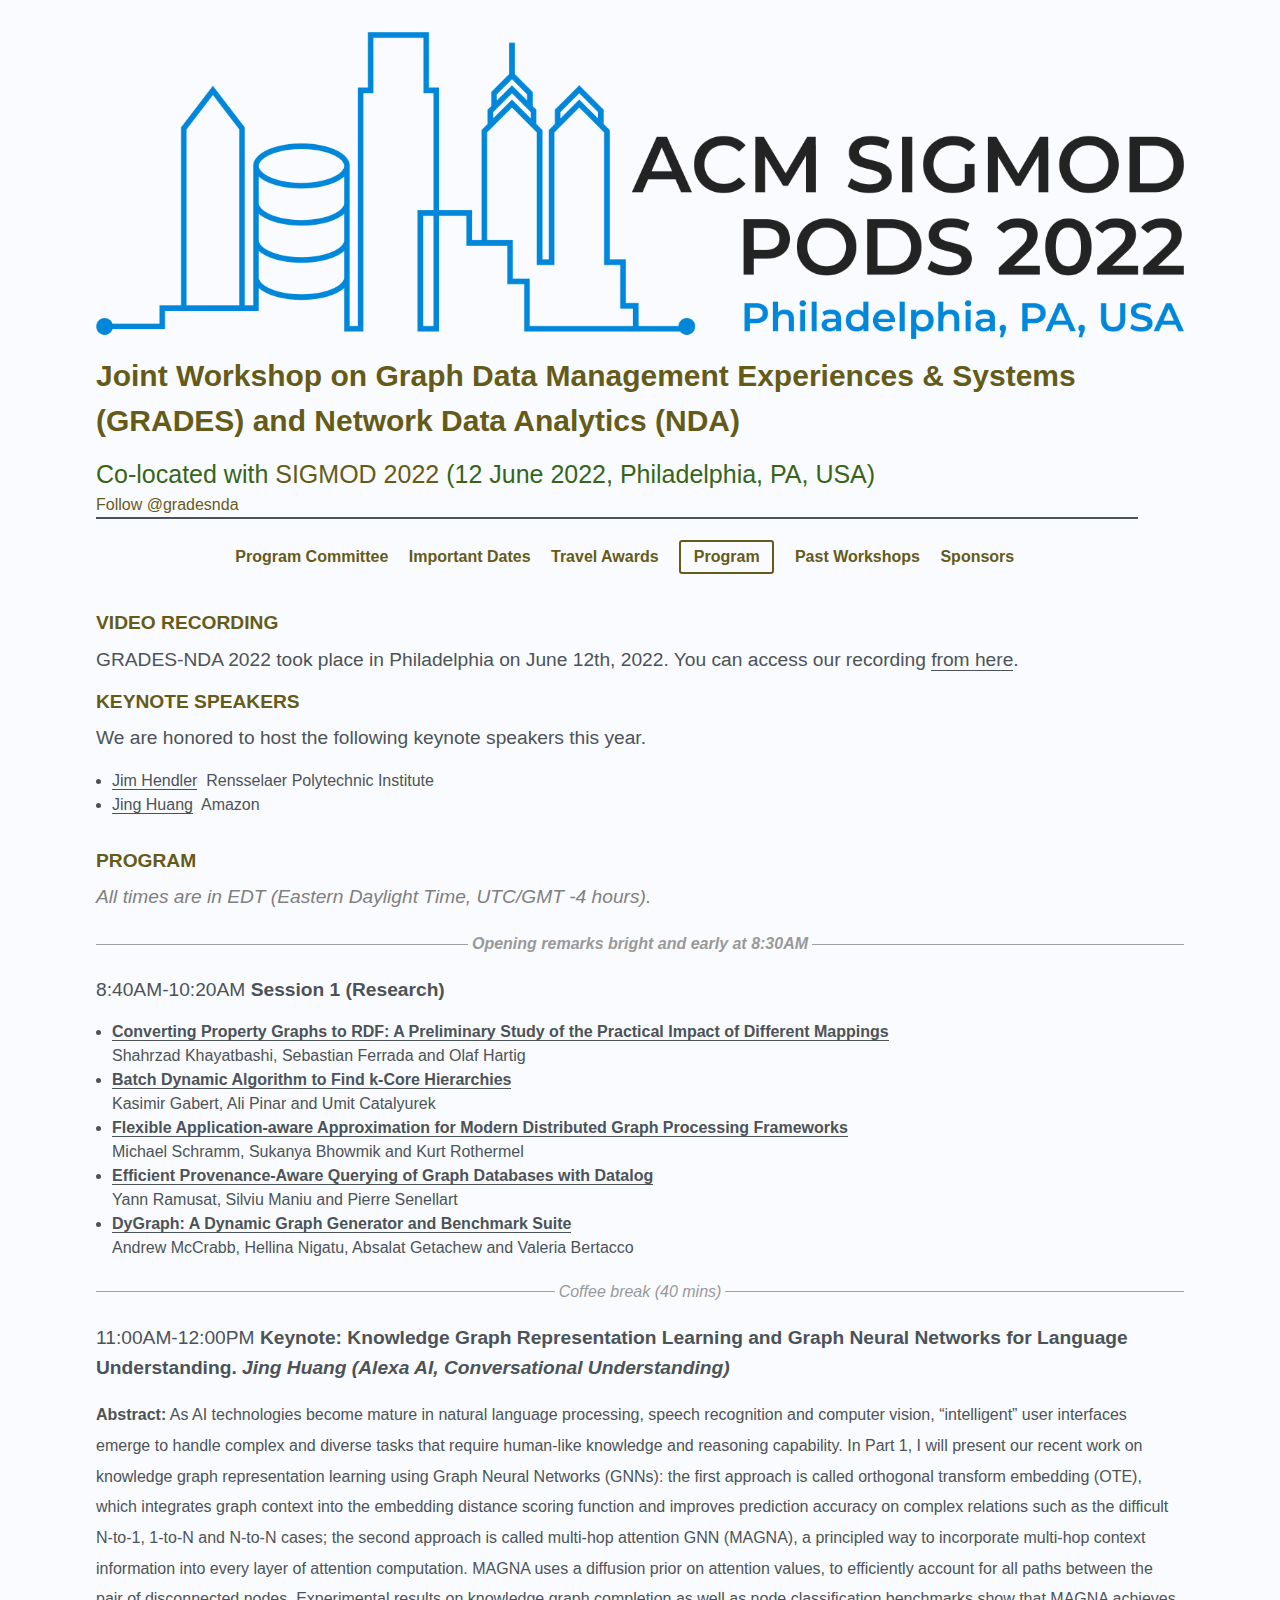
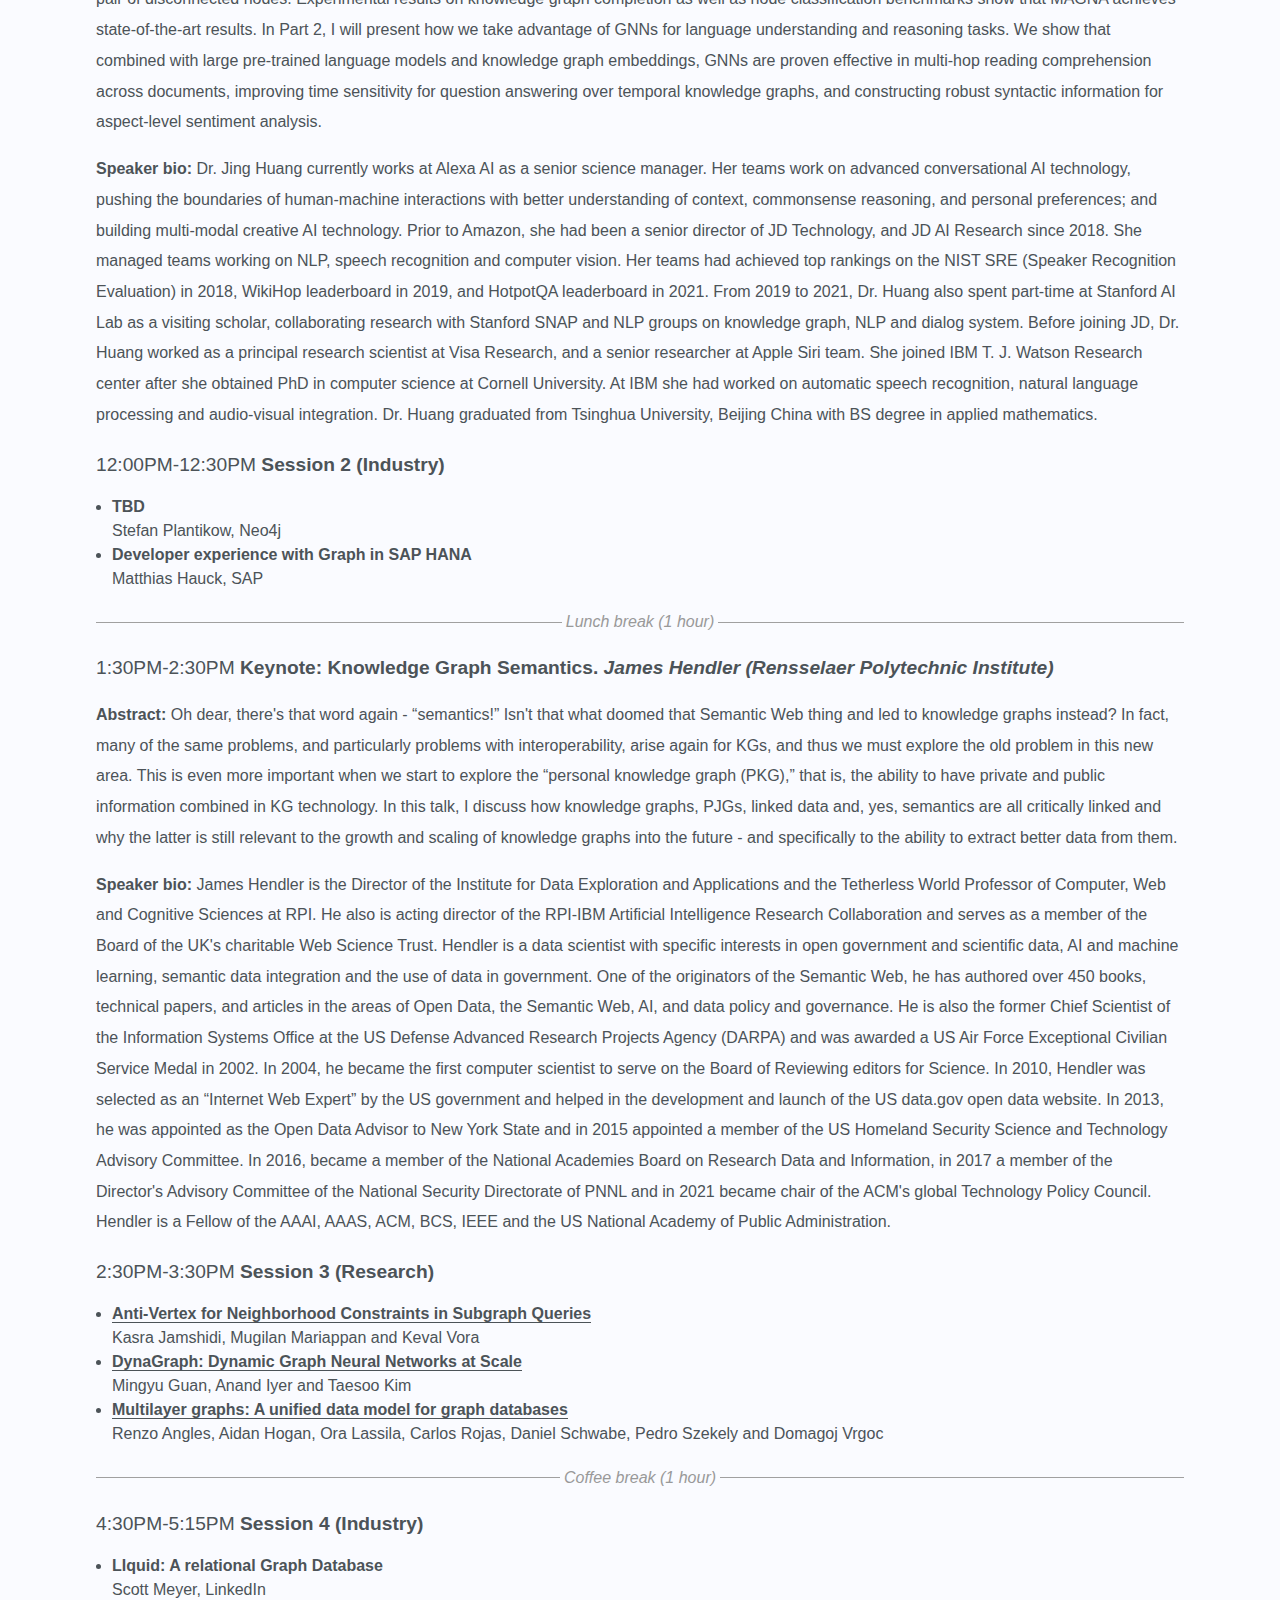
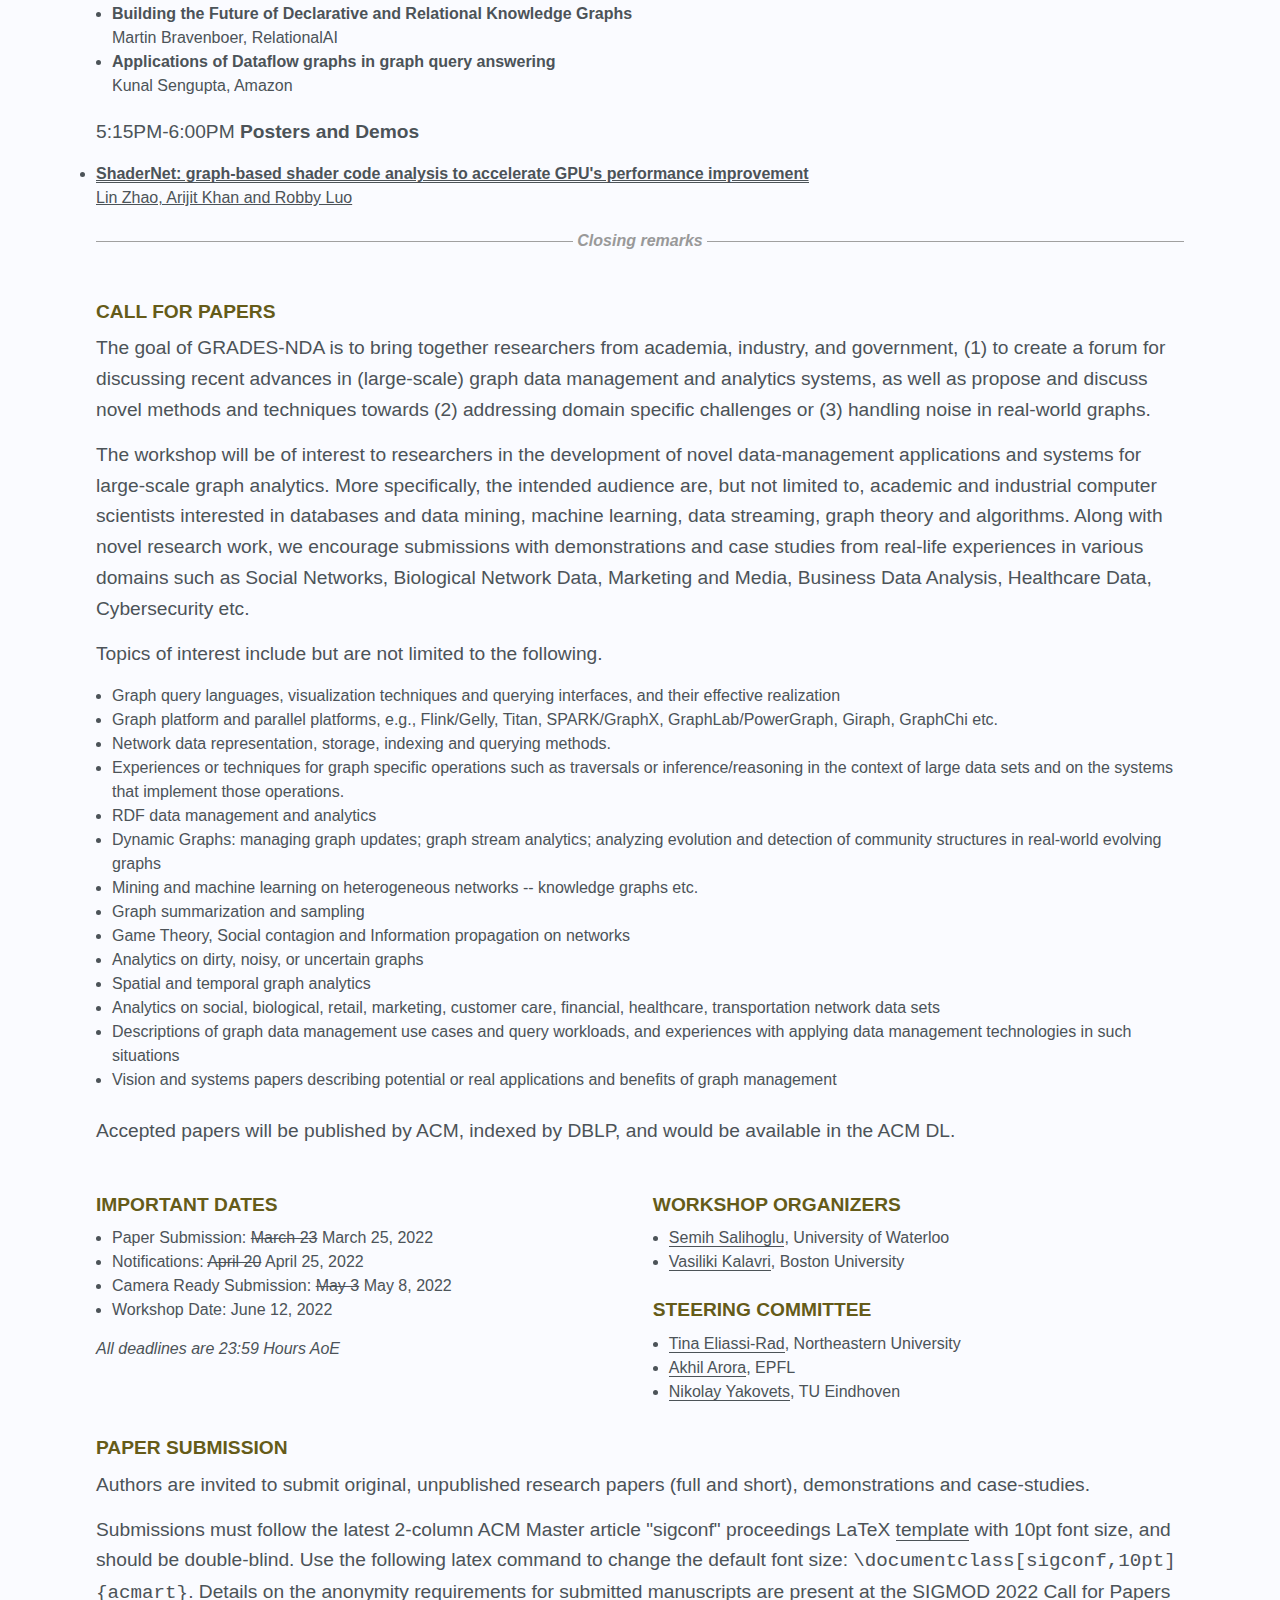
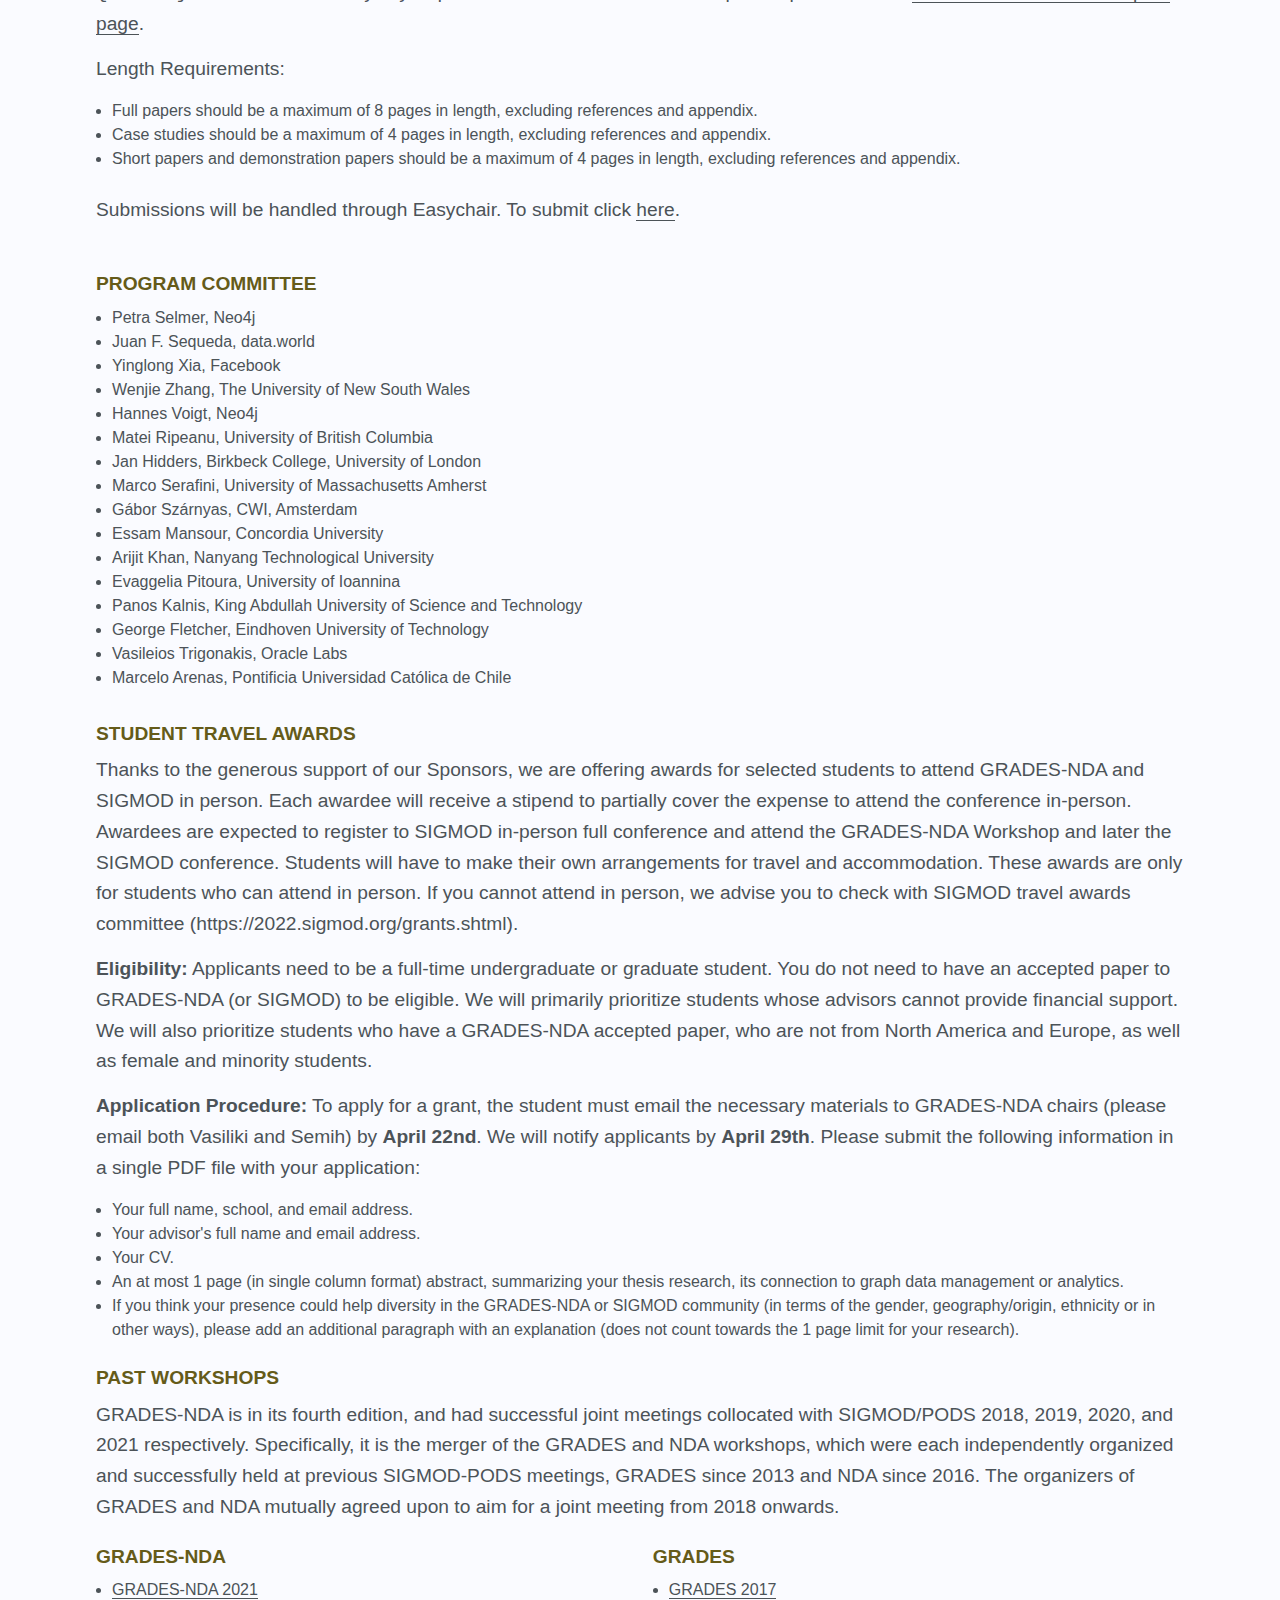
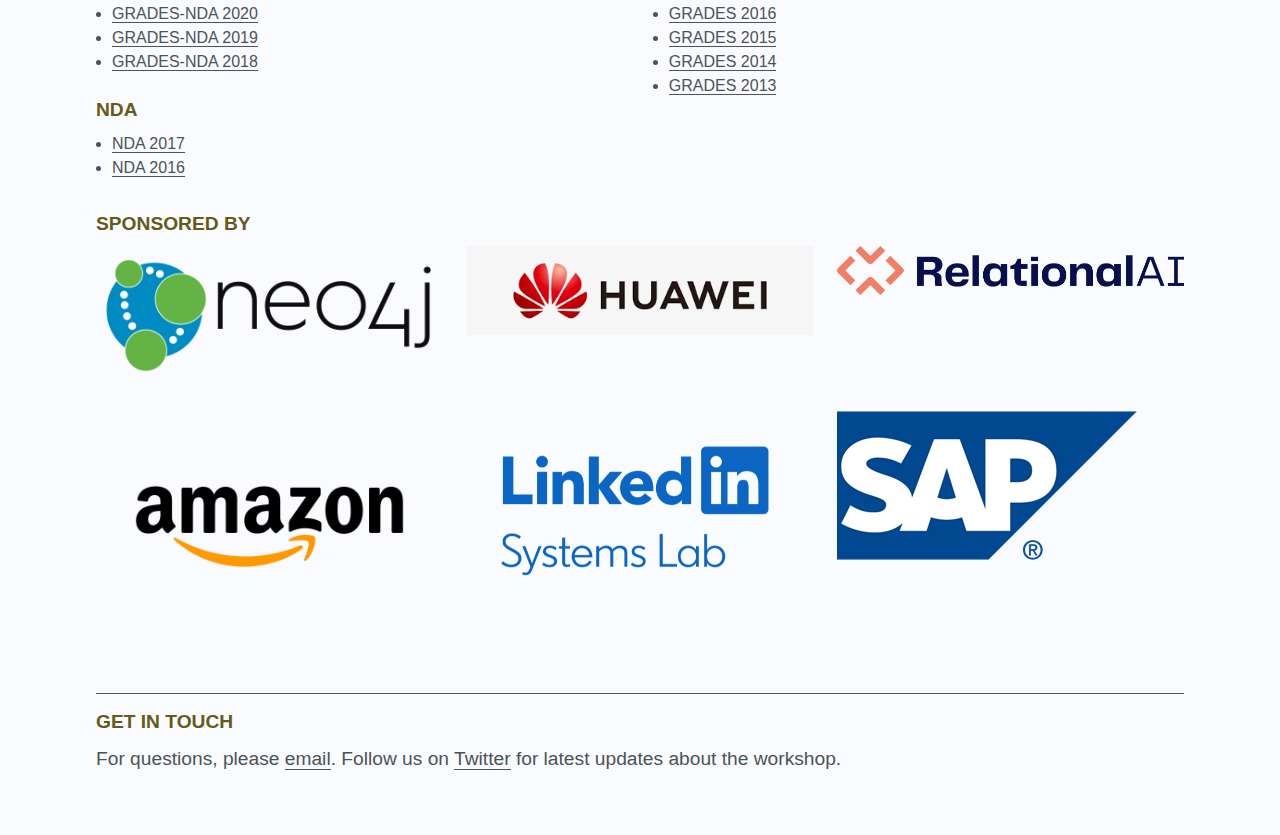
<file: 2022/index.html>
<!doctype html>
<html>
<head>
    <meta charset="utf-8">
    <meta http-equiv="X-UA-Compatible" content="IE=edge">
    <meta name="viewport" content="width=device-width, initial-scale=1.0">

    <link rel="shortcut icon" href="img/favicon.ico">
    <link rel="stylesheet" href="css/vendor/fluidbox.min.css">
    <link rel="stylesheet" href="css/main.css">

    <title>GRADES-NDA 2022</title>
</head>
<body>

<header>
    <div class="photo-grid">
        <a href="/"><img src="img/logo.png" alt="GRADES-NDA"></a>
    </div>
    <!--
    <div id="logo-container">
        <div id="logo"><a href="/"><img src="img/grades_nda_v3_twitter.png" alt="Example photo"></a></div>
    </div>
    -->
    <div id="title-container"> Joint Workshop on Graph Data Management
        Experiences & Systems (GRADES) and Network Data Analytics (NDA)
    </div>
    <div id="subtitle-container"> Co-located with <a href="http://sigmod2022.org/"> SIGMOD 2022 </a> (12 June 2022, Philadelphia, PA, USA)
    </div>
    <div>
        <a href="https://twitter.com/gradesnda?ref_src=twsrc%5Etfw" class="twitter-follow-button" data-show-count="false" data-size="large">Follow @gradesnda</a><script async src="https://platform.twitter.com/widgets.js" charset="utf-8"></script>
<!--        <a href="https://twitter.com/intent/tweet?button_hashtag=gradesnda20&ref_src=twsrc%5Etfw" class="twitter-hashtag-button" data-show-count="false" data-size="large">Tweet #gradesnda20</a><script async src="https://platform.twitter.com/widgets.js" charset="utf-8"></script>-->
    </div>
    <nav>
        <ul>
            <li><a href="#pc">Program Committee</a></li>
<!--            <li><a href="#">Accepted Papers</a></li>-->
<!--            <li><a href="#">Registration</a></li>-->
            <li><a href="#dates">Important Dates</a></li>
	    <li><a href="#travel">Travel Awards</a></li>
            <li><a href="#program" class="bordered">Program</a></li>
            <!--li><a href="https://dl.acm.org/doi/proceedings/10.1145/3461837" class="bordered">Proceedings</a></li-->
            <!--			<li><a href="#submission" class="bordered">Paper Submission</a></li>-->
            <li><a href="#previous">Past Workshops</a></li>
            <li><a href="#sponsors">Sponsors</a></li>
	    </ul>
    </nav>
</header>

<div id="content">

    <section class="row">
        <div class="col-full">
	    <h2> Video Recording</h2>
	    <p> GRADES-NDA 2022 took place in Philadelphia on June 12th, 2022. You can access our recording 
		<a href="https://acm-org.zoom.us/rec/share/AZDRj0-Mwxi3e4gFNfLzFtMLp7B4DZvNgc4DuYTzUG0Ou3H4wiU8JX9ghE2SbPlN.Rgz9O8dO5elVcpmg">from here</a>.
            <h2>Keynote Speakers</h2>
            <p> We are honored to host the following keynote speakers this year.</p>
            <ul>
                <li><a href="https://en.wikipedia.org/wiki/James_Hendler">Jim Hendler</a>&nbsp; Rensselaer Polytechnic Institute</li>
                <li><a href="https://www.linkedin.com/in/jing-huang-935b0216/">Jing Huang</a>&nbsp; Amazon</li>
            </ul>
        </div>
    </section>

    <section class="row">
        <div class="col-full">
            <h2><a id="program"></a>Program</h2>
            <p style="color:gray"><i>All times are in EDT (Eastern Daylight Time, UTC/GMT -4 hours).</i></p>
            <p class='session'>
            <div class="separator"><b>Opening remarks bright and early at 8:30AM</b></div>
            </p>
            <p class='session'>
                <span class='time'>8:40AM-10:20AM</span>
                <span class='stitle'>Session 1 (Research)</span>
            </p>
	    <ul>
                <li class='paper'>
                    <span class='title'><a href="https://dl.acm.org/doi/abs/10.1145/3534540.3534695">Converting Property Graphs to RDF: A Preliminary Study of the Practical Impact of Different Mappings</a></span>
                    <span class='authors'>Shahrzad Khayatbashi, Sebastian Ferrada and Olaf Hartig</span>
                </li>
                <li class='paper'>
                    <span class='title'><a href="https://dl.acm.org/doi/abs/10.1145/3534540.3534694">Batch Dynamic Algorithm to Find k-Core Hierarchies</a></span>
                    <span class='authors'>Kasimir Gabert, Ali Pinar and Umit Catalyurek</span>
                </li>
                <li class='paper'>
                    <span class='title'><a href="https://dl.acm.org/doi/abs/10.1145/3534540.3534693">Flexible Application-aware Approximation for Modern Distributed Graph Processing Frameworks</a></span>
                    <span class='authors'>Michael Schramm, Sukanya Bhowmik and Kurt Rothermel</span>
                </li>
                <li class='paper'>
                    <span class='title'><a href="https://dl.acm.org/doi/abs/10.1145/3534540.3534689">Efficient Provenance-Aware Querying of Graph Databases with Datalog</a></span>
                    <span class='authors'>Yann Ramusat, Silviu Maniu and Pierre Senellart</span>
                </li>
		<li class='paper'>
                    <span class='title'><a href="https://dl.acm.org/doi/abs/10.1145/3534540.3534692">DyGraph: A Dynamic Graph Generator and Benchmark Suite</a></span>
                    <span class='authors'>Andrew McCrabb, Hellina Nigatu, Absalat Getachew and Valeria Bertacco</span>
                </li>
            </ul>
            <p class='session'>
            <div class="separator">Coffee break (40 mins)</div>
            </p>
            <p class='session'>
                <span class='time'>11:00AM-12:00PM</span>
                <span class='stitle'>Keynote: Knowledge Graph Representation Learning and Graph Neural Networks for Language Understanding. <i>Jing Huang (Alexa AI, Conversational Understanding)</i></span>
                <span class='abstract'><b>Abstract:</b> As AI technologies become mature in natural language processing, speech recognition and computer vision, “intelligent” user interfaces emerge to handle complex and diverse tasks that require human-like knowledge and reasoning capability. In Part 1, I will present our recent work on knowledge graph representation learning using Graph Neural Networks (GNNs): the first approach is called orthogonal transform embedding (OTE), which integrates graph context into the embedding distance scoring function and improves prediction accuracy on complex relations such as the difficult N-to-1, 1-to-N and N-to-N cases; the second approach is called multi-hop attention GNN (MAGNA), a principled way to incorporate multi-hop context information into every layer of attention computation. MAGNA uses a diffusion prior on attention values, to efficiently account for all paths between the pair of disconnected nodes. Experimental results on knowledge graph completion as well as node classification benchmarks show that MAGNA achieves state-of-the-art results. In Part 2, I will present how we take advantage of GNNs for language understanding and reasoning tasks. We show that combined with large pre-trained language models and knowledge graph embeddings, GNNs are proven effective in multi-hop reading comprehension across documents, improving time sensitivity for question answering over temporal knowledge graphs, and constructing robust syntactic information for aspect-level sentiment analysis.</span>
                <span class='bio'><b>Speaker bio:</b> Dr. Jing Huang currently works at Alexa AI as a senior science manager. Her teams work on advanced conversational AI technology, pushing the boundaries of human-machine interactions with better understanding of context, commonsense reasoning, and personal preferences; and building multi-modal creative AI technology. Prior to Amazon, she had been a senior director of JD Technology, and JD AI Research since 2018. She managed teams working on NLP, speech recognition and computer vision. Her teams had achieved top rankings on the NIST SRE (Speaker Recognition Evaluation) in 2018, WikiHop leaderboard in 2019, and HotpotQA leaderboard in 2021. From 2019 to 2021, Dr. Huang also spent part-time at Stanford AI Lab as a visiting scholar, collaborating research with Stanford SNAP and NLP groups on knowledge graph, NLP and dialog system. Before joining JD, Dr. Huang worked as a principal research scientist at Visa Research, and a senior researcher at Apple Siri team. She joined IBM T. J. Watson Research center after she obtained PhD in computer science at Cornell University. At IBM she had worked on automatic speech recognition, natural language processing and audio-visual integration. Dr. Huang graduated from Tsinghua University, Beijing China with BS degree in applied mathematics.</span>
            </p>
            <p class='session'>
                <span class='time'>12:00PM-12:30PM</span>
                <span class='stitle'>Session 2 (Industry)</span>
            </p>
	    <ul>
                <li class='paper'>
                    <span class='title'>TBD</span>
                    <span class='authors'>Stefan Plantikow, Neo4j</span>
                </li>
                <li class='paper'>
                    <span class='title'>Developer experience with Graph in SAP HANA</span>
                    <span class='authors'>Matthias Hauck, SAP</span>
                </li>
            </ul>
            <p class='session'>
            <div class="separator">Lunch break (1 hour)</div>
            </p>
            <p class='session'>
                <span class='time'>1:30PM-2:30PM</span>
                <span class='stitle'>Keynote: Knowledge Graph Semantics. <i>James Hendler (Rensselaer Polytechnic Institute)</i></span>
                <span class='abstract'><b>Abstract:</b> Oh dear, there's that word again - “semantics!”  Isn't that what doomed that Semantic Web thing and led to knowledge graphs instead?  In fact, many of the same problems, and particularly problems with interoperability, arise again for KGs, and thus we must explore the old problem in this new area.  This is even more important when we start to explore the “personal knowledge graph (PKG),” that is, the ability to have private and public information combined in KG technology.  In this talk, I discuss how knowledge graphs, PJGs, linked data and, yes, semantics are all critically linked and why the latter is still relevant to the growth and scaling of knowledge graphs into the future - and specifically to the ability to extract better data from them.</span>
                <span class='bio'><b>Speaker bio:</b> James Hendler is the Director of the Institute for Data Exploration and Applications and the Tetherless World Professor of Computer, Web and Cognitive Sciences at RPI.  He also is acting director of the RPI-IBM Artificial Intelligence Research Collaboration and serves as a member of the Board of the UK's charitable Web Science Trust.  Hendler is a data scientist with specific interests in open government and scientific data, AI and machine learning, semantic data integration and the use of data in government. One of the originators of the Semantic Web, he has authored over 450 books, technical papers, and articles in the areas of Open Data, the Semantic Web, AI, and data policy and governance. He is also the former Chief Scientist of the Information Systems Office at the US Defense Advanced Research Projects Agency (DARPA) and was awarded a US Air Force Exceptional Civilian Service Medal in 2002. In 2004, he became the first  computer scientist to serve on the Board of Reviewing editors for Science. In 2010, Hendler was selected as an “Internet Web Expert” by the US government and helped in the development and launch of the US data.gov open data website. In 2013, he was appointed as the Open Data Advisor to New York State and in 2015 appointed a member of the US Homeland Security Science and Technology Advisory Committee. In 2016, became a member of the National Academies Board on Research Data and Information, in 2017 a member of the Director's Advisory Committee of the National Security Directorate of PNNL and in 2021 became chair of the ACM's global Technology Policy Council. Hendler is a Fellow of the AAAI, AAAS, ACM, BCS, IEEE and the US National Academy of Public Administration.</span>
            </p>
            <p class='session'>
            <span class='time'>2:30PM-3:30PM</span>
            <span class='stitle'>Session 3 (Research)</span>
            </p>
		<ul>
                <li class='paper'>
                    <span class='title'><a href="https://dl.acm.org/doi/abs/10.1145/3534540.3534690">Anti-Vertex for Neighborhood Constraints in Subgraph Queries</a></span>
                    <span class='authors'>Kasra Jamshidi, Mugilan Mariappan and Keval Vora</span>
                </li>
                <li class='paper'>
                    <span class='title'><a href="https://dl.acm.org/doi/abs/10.1145/3534540.3534691">DynaGraph: Dynamic Graph Neural Networks at Scale</a></span>
                    <span class='authors'>Mingyu Guan, Anand Iyer and Taesoo Kim</span>
                </li>
                <li class='paper'>
                    <span class='title'><a href="https://dl.acm.org/doi/10.1145/3534540.3534696">Multilayer graphs: A unified data model for graph databases</a></span>
                    <span class='authors'>Renzo Angles, Aidan Hogan, Ora Lassila, Carlos Rojas, Daniel Schwabe, Pedro Szekely and Domagoj Vrgoc</span>
                </li>
            </ul>
            <p class='session'>
            <div class="separator">Coffee break (1 hour)</div>
            </p>
            <p class='session'>
                <span class='time'>4:30PM-5:15PM</span>
                <span class='stitle'>Session 4 (Industry)</span>
            </p>
    	    <ul>
                <li class='paper'>
                    <span class='title'>LIquid: A relational Graph Database</span>
                    <span class='authors'>Scott Meyer, LinkedIn</span>
                </li>
                <li class='paper'>
                    <span class='title'>Building the Future of Declarative and Relational Knowledge Graphs</span>
                    <span class='authors'>Martin Bravenboer, RelationalAI</span>
                </li>
		<li class='paper'>
                    <span class='title'>Applications of Dataflow graphs in graph query answering</span>
                    <span class='authors'>Kunal Sengupta, Amazon</span>
                </li>
            </ul>
            <p class='session'>
                <span class='time'>5:15PM-6:00PM</span>
                <span class='stitle'>Posters and Demos</span>
		    <u>
		    <li class='paper'>
                    <span class='title'><a href="https://dl.acm.org/doi/abs/10.1145/3534540.3534688">ShaderNet: graph-based shader code analysis to accelerate GPU's performance improvement</a></span>
                    <span class='authors'>Lin Zhao, Arijit Khan and Robby Luo</span>
                </li>
		    </u>
            </ul>
            </p>
            <p class='session'>
            <div class="separator"><b>Closing remarks</b></div>
            </p>

        </div>
    </section>

    <section class="row">
        <div class="col-full">
            <h2>Call for Papers</h2>
            <p> The goal of GRADES-NDA is to bring together researchers from academia, industry, and government, (1) to
                create a forum for discussing recent advances in (large-scale) graph data management and analytics
                systems, as well as propose and discuss novel methods and techniques towards (2) addressing domain
                specific challenges or (3) handling noise in real-world graphs.</p>
            <p>The workshop will be of interest to researchers in the development of novel data-management applications
                and systems for large-scale graph analytics. More specifically, the intended audience are, but not
                limited to, academic and industrial computer scientists interested in databases and data mining, machine
                learning, data streaming, graph theory and algorithms. Along with novel research work, we encourage
                submissions with demonstrations and case studies from real-life experiences in various domains such as
                Social Networks, Biological Network Data, Marketing and Media, Business Data Analysis, Healthcare Data,
                Cybersecurity etc.
            </p>
            <p>Topics of interest include but are not limited to the following.</p>
            <ul>
                <li>Graph query languages, visualization techniques and querying interfaces, and their effective realization</li>
                <li>Graph platform and parallel platforms,  e.g., Flink/Gelly, Titan, SPARK/GraphX, GraphLab/PowerGraph, Giraph, GraphChi etc.</li>
                <li>Network data representation, storage, indexing and querying methods.</li>
                <li>Experiences or techniques for graph specific operations such as traversals or inference/reasoning in the context of large data sets and on the systems that implement those operations.</li>
                <li>RDF data management and analytics</li>
                <li>Dynamic Graphs: managing graph updates; graph stream analytics; analyzing evolution and detection of community structures in real-world evolving graphs</li>
                <li>Mining and machine learning on heterogeneous networks -- knowledge graphs etc.</li>
                <li>Graph summarization and sampling</li>
                <li>Game Theory, Social contagion and Information propagation on networks</li>
                <li>Analytics on dirty, noisy, or uncertain graphs</li>
                <li>Spatial and temporal graph analytics</li>
                <li>Analytics on social, biological, retail, marketing, customer care, financial, healthcare, transportation network data sets</li>
                <li> Descriptions of graph data management use cases and query workloads, and experiences with applying data management technologies in such situations</li>
                <li>Vision and systems papers describing potential or real applications and benefits of graph management</li>
            </ul>
            <br>
            <p> Accepted papers will be published by ACM, indexed by DBLP, and would be available in the ACM DL.</p>
        </div>
    </section>

	<section class="row">
		<div class="col">
			<h2><a id="dates"></a>Important Dates</h2>
			<ul>
                <li>Paper Submission: <strike>March 23</strike> March 25, 2022</li>
                <li>Notifications: <strike>April 20</strike> April 25, 2022</li>
                <li>Camera Ready Submission: <strike>May 3</strike> May 8, 2022</li>
                <li>Workshop Date: June 12, 2022</li>
<!--				<li>Paper Submission: <strike>March 23</strike> April 6, 2020</li>-->
<!--				<li>Notifications: <strike>April 13</strike> April 27, 2020</li>-->
<!--				<li>Camera Ready Submission: <strike>April 27</strike> May 11, 2020</li>-->
<!--				<li>Workshop Date: June 14, 2020</li>-->
			</ul>
			<p></p>
			<i>All deadlines are 23:59 Hours AoE</i>
            <p></p>
<!--            <i> We are aware that many people are trying to adapt to a new and challenging life circumstances due to the global spread of COVID-19. To accommodate for this, we decided to extend the GRADES-NDA submission and review deadlines by 2 weeks.</i>-->
		</div>
		<div class="col">
			<h2>Workshop Organizers</h2>
			<ul>
                <li><a href="https://cs.uwaterloo.ca/~ssalihog/">Semih Salihoglu</a>, University of Waterloo</li>
				<li><a href="https://cs-people.bu.edu/vkalavri/">Vasiliki Kalavri</a>, Boston University</li>
			</ul><br>
			<h2>Steering Committee</h2>
			<ul>
                <li><a href="http://eliassi.org/">Tina Eliassi-Rad</a>, Northeastern University</li>
                <li><a href="https://dlab.epfl.ch/people/aarora/">Akhil Arora</a>, EPFL</li>
                <li><a href="http://yakovets.ca/">Nikolay Yakovets</a>, TU Eindhoven</li>
			</ul>
		</div>
	</section>

    <section class="row">
        <div class="col-full">
            <h2><a id="submission"></a>Paper Submission</h2>
            <p>Authors are invited to submit original, unpublished research papers (full and short), demonstrations and case-studies. </p>
            <p>Submissions must follow the latest 2-column ACM Master article "sigconf" proceedings LaTeX <a href="https://www.acm.org/binaries/content/assets/publications/consolidated-tex-template/acmart-master.zip"> template</a> with 10pt font size, and should be double-blind. 
Use the following latex command to change the default font size: <code>\documentclass[sigconf,10pt]{acmart}</code>.
Details on the anonymity requirements for submitted manuscripts are present at the <a href="https://2022.sigmod.org/calls_papers_sigmod_research.shtml">SIGMOD 2022 Call for Papers page</a>.
            </p>
            <p>Length Requirements:</p>
            <ul>
                <li>Full papers should be a maximum of 8 pages in length, excluding references and appendix.</li>
                <li>Case studies should be a maximum of 4 pages in length, excluding references and appendix.</li>
                <li>Short papers and demonstration papers should be a maximum of 4 pages in length, excluding references and appendix.</li>
            </ul>
            <br>
            <p>Submissions will be handled through Easychair. To submit click <a href="https://easychair.org/conferences/?conf=gradesnda2022">here</a>.</p>
        </div>
    </section>

    <section class="row">
        <div class="col-full">
            <h2><a id="pc"></a>Program Committee</h2>
            <ul>
		<li>Petra Selmer, Neo4j</li>
		<li>Juan F. Sequeda, data.world</li>
		<li>Yinglong Xia, Facebook</li>
		<li>Wenjie Zhang, The University of New South Wales</li>
		<li>Hannes Voigt, Neo4j</li>
		<li>Matei Ripeanu, University of British Columbia</li>
		<li>Jan Hidders, Birkbeck College, University of London</li>
		<li>Marco Serafini, University of Massachusetts Amherst</li>
		<li>Gábor Szárnyas, CWI, Amsterdam</li>
		<li>Essam Mansour, Concordia University</li>
		<li>Arijit Khan, Nanyang Technological University</li>
		<li>Evaggelia Pitoura, University of Ioannina</li>
		<li>Panos Kalnis, King Abdullah University of Science and Technology</li>
		<li>George Fletcher, Eindhoven University of Technology</li>
		<li>Vasileios Trigonakis, Oracle Labs</li>
		<li>Marcelo Arenas, Pontificia Universidad Católica de Chile</li>
            </ul>
        </div>
    </section>

    <section class="row">
        <div class="col-full">
            <h2><a id="travel"></a>Student Travel Awards</h2>
            <p>Thanks to the generous support of our Sponsors, we are offering awards for selected students to attend GRADES-NDA and SIGMOD in person. 
		    Each awardee will receive a stipend to partially cover the expense to attend the conference in-person. 
		    Awardees are expected to register to SIGMOD in-person full conference and attend the GRADES-NDA Workshop 
		    and later the SIGMOD conference. Students will have to make their own arrangements for travel and accommodation. 
		    These awards are only for students who can attend in person. 
		    If you cannot attend in person, we advise you to check with SIGMOD travel awards committee (https://2022.sigmod.org/grants.shtml). </p>
            <p><b>Eligibility:</b> Applicants need to be a full-time undergraduate or graduate student. 
		    You  do not need to have an accepted paper to GRADES-NDA (or SIGMOD) to be eligible. 
		    We will primarily prioritize students whose advisors cannot provide financial support. 
		    We will also prioritize students who have a GRADES-NDA accepted paper, who are not from North America and Europe, 
		    as well as female and minority students. </p>
            <p><b>Application Procedure:</b> To apply for a grant, the student must email the necessary materials to GRADES-NDA chairs 
		    (please email both Vasiliki and Semih) by <b>April 22nd</b>. We will notify applicants by <b>April 29th</b>.
		Please submit the following information in a single PDF file with your application:</p>
            <ul>
                <li>Your full name, school, and email address.</li>
                <li>Your advisor's full name and email address.</li>
                <li>Your CV.</li>
		<li>An at most 1 page (in single column format) abstract, summarizing your thesis research, its connection to graph data management or analytics.</li>
		<li>If you think your presence could help diversity in the GRADES-NDA or SIGMOD community (in terms of the gender, geography/origin, ethnicity or in other ways), please add an additional paragraph with an explanation (does not count towards the 1 page limit for your research).</li>
            </ul>
        </div>
    </section>

    <section class="row">
        <h2 id="previous">Past Workshops</h2>
        <p>GRADES-NDA is in its fourth edition, and had successful joint meetings collocated with SIGMOD/PODS 2018, 2019, 2020, and 2021 respectively. Specifically, it is the merger of the GRADES and NDA workshops, which were each independently organized and successfully held at previous SIGMOD-PODS meetings, GRADES since 2013 and NDA since 2016. The organizers of GRADES and NDA mutually agreed upon to aim for a joint meeting from 2018 onwards.</p>
        <div class="col">
            <h2>GRADES-NDA</h2>
            <ul>
                <li><a href="http://gradesnda.github.io/2021/">GRADES-NDA 2021</a></li>
                <li><a href="http://gradesnda.github.io/2020/">GRADES-NDA 2020</a></li>
                <li><a href="https://sites.google.com/site/gradesnda2019/">GRADES-NDA 2019</a></li>
                <li><a href="https://sites.google.com/site/gradesnda2018/">GRADES-NDA 2018</a></li>
            </ul><br>
            <h2>NDA</h2>
            <ul>
                <li><a href="https://sites.google.com/site/networkdataanalytics2017/">NDA 2017</a></li>
                <li><a href="https://sites.google.com/site/networkdataanalytics2016/">NDA 2016</a></li>
            </ul>
        </div>
        <div class="col">
            <h2>GRADES</h2>
            <ul>
                <li><a href="https://event.cwi.nl/grades/2017/index.shtml">GRADES 2017</a></li>
                <li><a href="https://event.cwi.nl/grades/2016/index.shtml">GRADES 2016</a></li>
                <li><a href="https://event.cwi.nl/grades/2015/index.shtml">GRADES 2015</a></li>
                <li><a href="https://event.cwi.nl/grades/2014/index.shtml">GRADES 2014</a></li>
                <li><a href="https://event.cwi.nl/grades/2013/index.shtml">GRADES 2013</a></li>
            </ul>
        </div>
    </section>

    <section class="row">
        <div class="col-full">
            <h2 id="sponsors">Sponsored by</h2>
            <div class="photo-grid">
                <a href="https://neo4j.com/" class="col-3"><img src="img/neo4j-logo.png" alt="Neo4j"></a>
                <a href="https://http://huawei.com/" class="col-3"><img src="img/huawei-logo.png" alt="Huawei"></a>
		<a href="https://relational.ai/" class="col-3"><img src="img/Logo-RAI-Color-4x.png" alt="RelationalAI"></a>
            </div>
	    <div class="photo-grid">
		<a href="https://www.amazon.com/" class="col-3"><img src="img/amazon-logo.png" alt="Amazon"></a>
		<a href="https://http://linkedin.com/" class="col-3"><img src="img/linkedin-logo.png" alt="LinkedIn"></a>
		<a href="https://www.sap.com/index.html" class="col-3"><img src="img/sap-logo.png" alt="SAP"></a>
	    </div>
            <!--div class="photo-grid">
                <a href="https://www.sap.com/index.html" class="col-3"><img src="img/sap-logo.png" alt="SAP"></a>
                <a href="https://www.google.com/" class="col-3"><img src="img/google.png" alt="GOOGLE"></a>
            </div-->
        </div>
    </section>

    <section class="row">
        <div class="col-full-b">
            <h2>Get in touch</h2>
            <p>
                For questions, please <a href="mailto:gradesnda2022@easychair.org">email</a>. Follow us on <a href="https://twitter.com/gradesnda">Twitter</a> for latest updates about the workshop.
            </p>
        </div>
    </section>

</div>

<script src="//ajax.googleapis.com/ajax/libs/jquery/1.11.0/jquery.min.js"></script>
<script>
    if (!window.jQuery) {
        document.write('<script src="js/vendor/jquery.1.11.min.js"><\/script>');
    }
</script>

<script src="js/vendor/jquery.fluidbox.min.js"></script>
<script src="js/main.js"></script>

<script>
    (function (i, s, o, g, r, a, m) {
        i['GoogleAnalyticsObject'] = r;
        i[r] = i[r] || function () {
            (i[r].q = i[r].q || []).push(arguments)
        }, i[r].l = 1 * new Date();
        a = s.createElement(o),
            m = s.getElementsByTagName(o)[0];
        a.async = 1;
        a.src = g;
        m.parentNode.insertBefore(a, m)
    })(window, document, 'script', '//www.google-analytics.com/analytics.js', 'ga');

    ga('create', 'YOUR_GOOGLE_ANALYTICS_ID', 'auto');
    ga('send', 'pageview');

</script>

</body>
</html>

<!-- © 2014 - Based on free website template by <a href="http://www.pixelsbyrick.com">Rick Waalders</a> -->
</file>
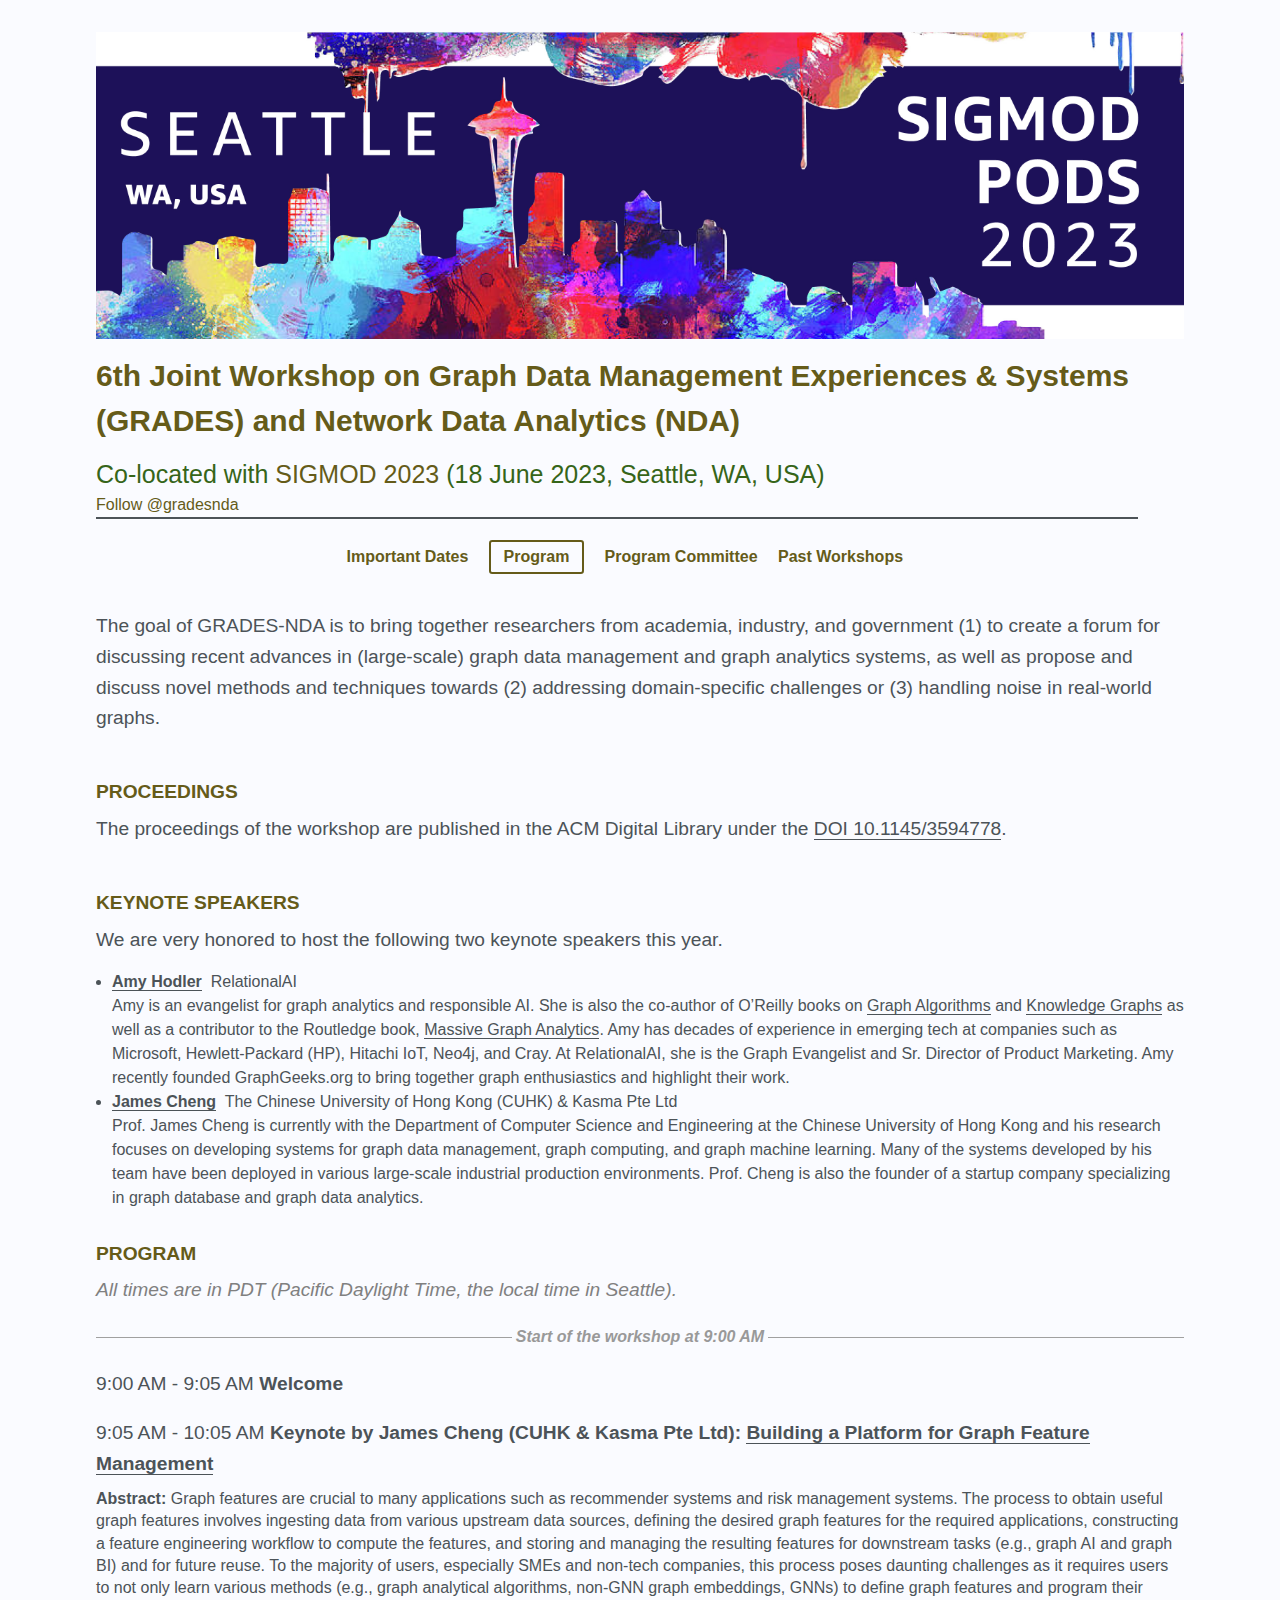
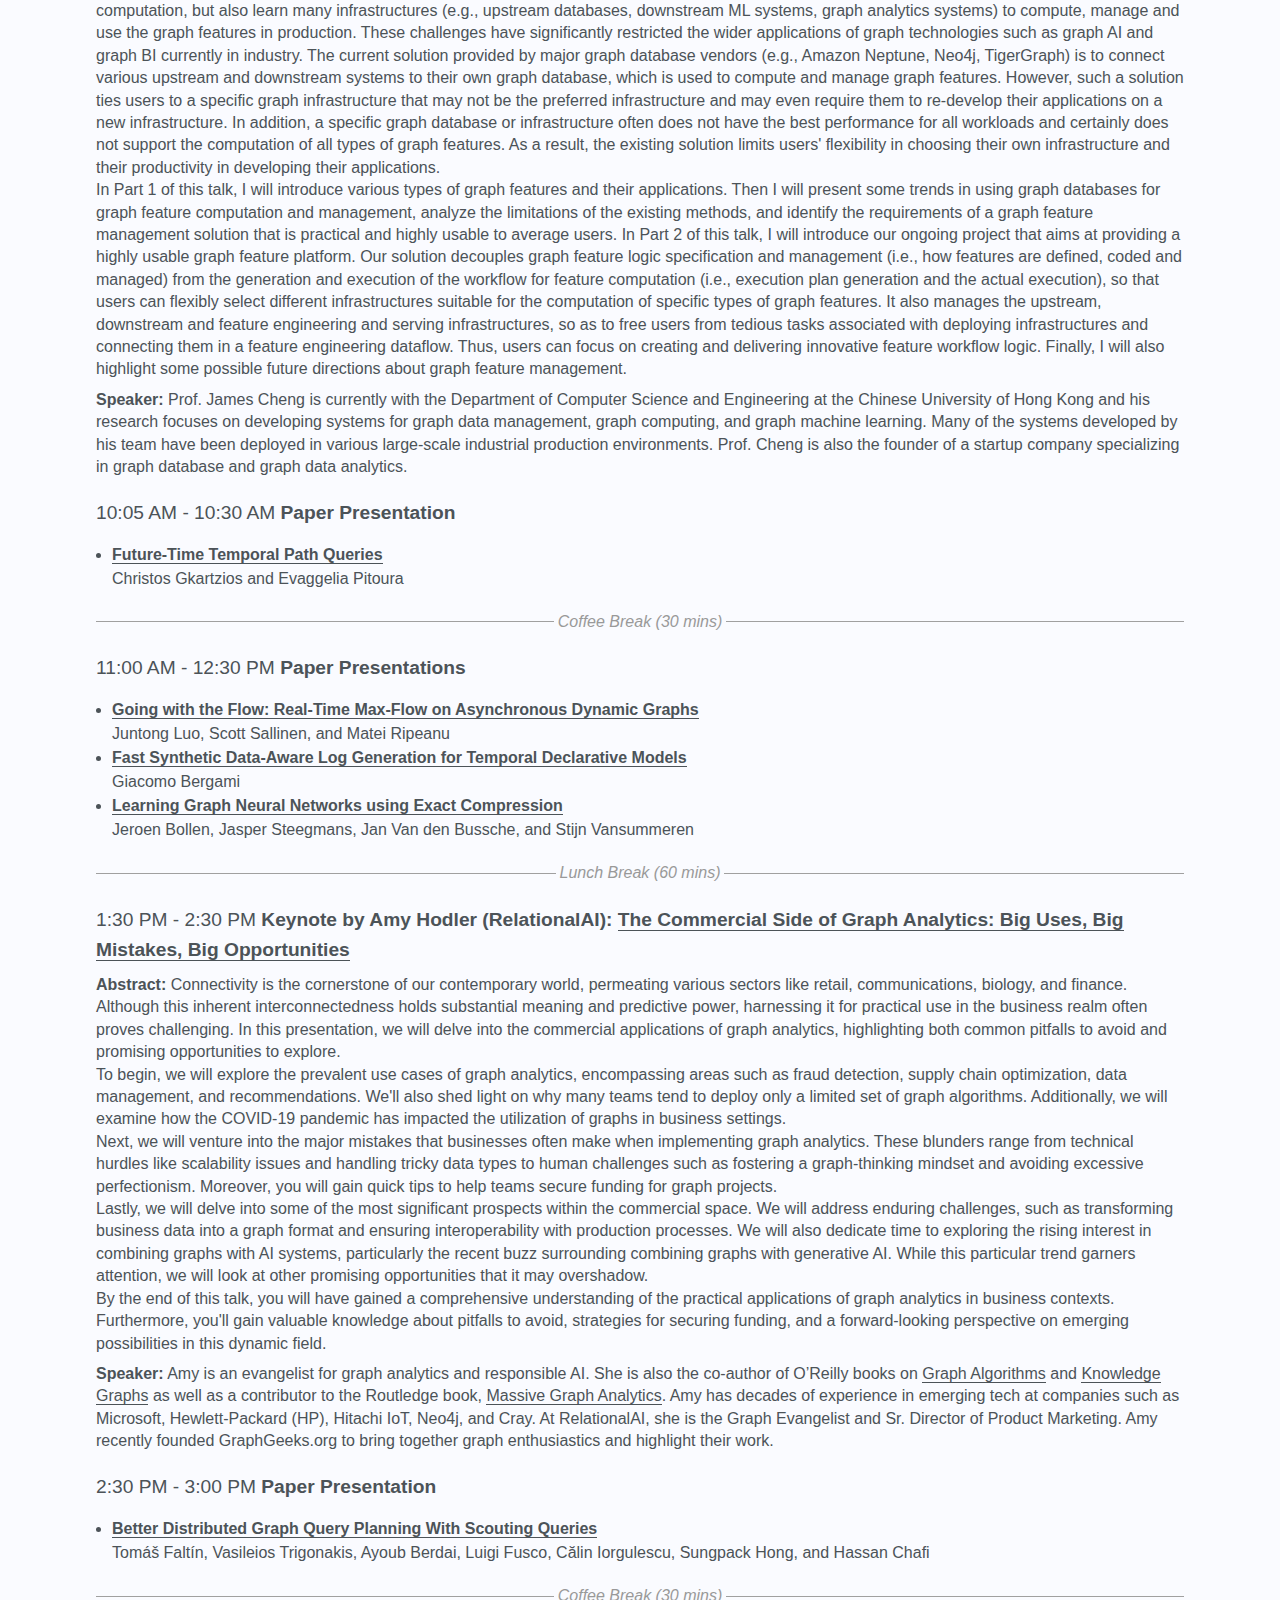
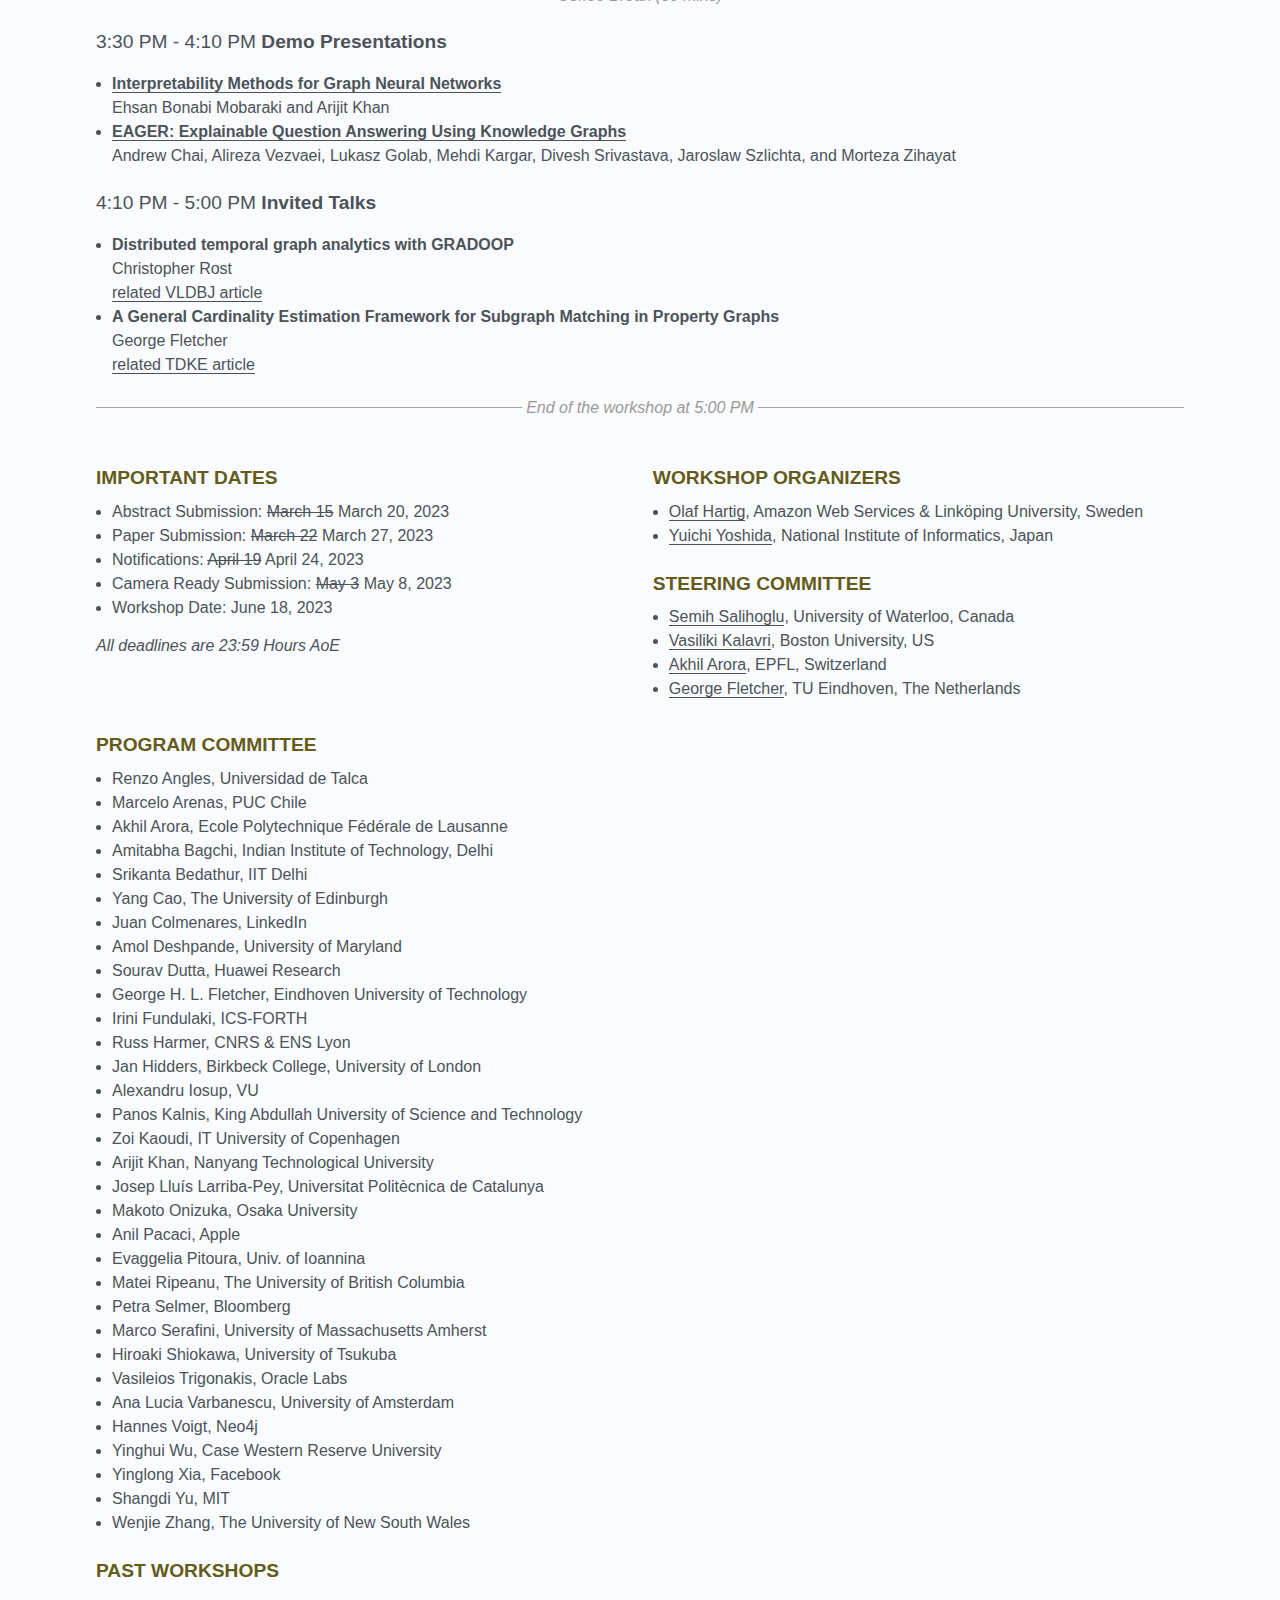
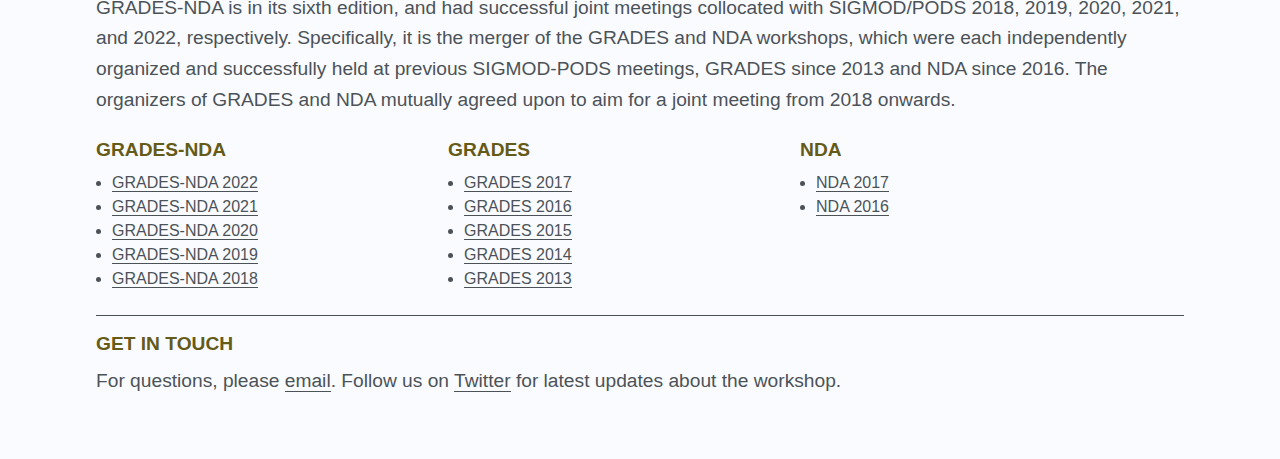
<file: 2023/index.html>
<!doctype html>
<html>
<head>
    <meta charset="utf-8">
    <meta http-equiv="X-UA-Compatible" content="IE=edge">
    <meta name="viewport" content="width=device-width, initial-scale=1.0">

    <link rel="shortcut icon" href="img/favicon.ico">
    <link rel="stylesheet" href="css/vendor/fluidbox.min.css">
    <link rel="stylesheet" href="css/main.css">

    <title>GRADES-NDA 2023</title>
</head>
<body>

<header>
    <div class="photo-grid">
        <a href="/"><img src="img/sigmod2023-logo.jpg" alt="GRADES-NDA"></a>
    </div>
    <!--
    <div id="logo-container">
        <div id="logo"><a href="/"><img src="img/grades_nda_v3_twitter.png" alt="Example photo"></a></div>
    </div>
    -->
    <div id="title-container">6th Joint Workshop on Graph Data Management
        Experiences & Systems (GRADES) and Network Data Analytics (NDA)
    </div>
    <div id="subtitle-container"> Co-located with <a href="https://2023.sigmod.org/"> SIGMOD 2023 </a> (18 June 2023, Seattle, WA, USA)
    </div>
    <div>
        <a href="https://twitter.com/gradesnda?ref_src=twsrc%5Etfw" class="twitter-follow-button" data-show-count="false" data-size="large">Follow @gradesnda</a><script async src="https://platform.twitter.com/widgets.js" charset="utf-8"></script>
<!--        <a href="https://twitter.com/intent/tweet?button_hashtag=gradesnda20&ref_src=twsrc%5Etfw" class="twitter-hashtag-button" data-show-count="false" data-size="large">Tweet #gradesnda20</a><script async src="https://platform.twitter.com/widgets.js" charset="utf-8"></script>-->
    </div>
    <nav>
        <ul>
<!--             <li><a href="#accepted" class="bordered">Accepted Papers</a></li> -->
<!--             <li><a href="#">Registration</a></li>-->
            <li><a href="#dates">Important Dates</a></li>
            <li><a href="#program" class="bordered">Program</a></li>
<!--             <li><a href="https://dl.acm.org/doi/proceedings/10.1145/3461837" class="bordered">Proceedings</a></li> -->
<!--             <li><a href="#submission">Paper Submission</a></li> -->
            <li><a href="#pc">Program Committee</a></li>
<!--             <li><a href="#travel">Travel Awards</a></li> -->
            <li><a href="#previous">Past Workshops</a></li>
<!--             <li><a href="#sponsors">Sponsors</a></li> -->
       </ul>
    </nav>
</header>

<div id="content">

    <section class="row">
        <div class="col-full">
            <p> The goal of GRADES-NDA is to bring together researchers from academia, industry, and government (1) to
                create a forum for discussing recent advances in (large-scale) graph data management and graph analytics
                systems, as well as propose and discuss novel methods and techniques towards (2) addressing domain-specific challenges or (3) handling noise in real-world graphs.</p>
        </div>
    </section>

    <section class="row">
        <div class="col-full">
            <h2>Proceedings</h2>
            <p>The proceedings of the workshop are published in the ACM Digital Library under the <a href="https://doi.org/10.1145/3594778">DOI 10.1145/3594778</a>.</p>
    </section>

    <section class="row">
        <div class="col-full">
            <h2>Keynote Speakers</h2>
            <p>We are very honored to host the following two keynote speakers this year.</p>
            <ul>
                <li>
                    <a href="https://www.linkedin.com/in/amyhodler" style="font-weight: bold;">Amy Hodler</a>&nbsp; RelationalAI
                    <br/>
                    Amy is an evangelist for graph analytics and responsible AI. She is also the co-author of O’Reilly books on <a href="https://www.amazon.com/Graph-Algorithms-Practical-Examples-Apache/dp/1492047686">Graph Algorithms</a> and <a href="https://neo4j.com/knowledge-graphs-data-in-context-for-responsive-businesses/">Knowledge Graphs</a> as well as a contributor to the Routledge book, <a href="https://www.routledge.com/Massive-Graph-Analytics/Bader/p/book/9780367464127">Massive Graph Analytics</a>. Amy has decades of experience in emerging tech at companies such as Microsoft, Hewlett-Packard (HP), Hitachi IoT, Neo4j, and Cray. At RelationalAI, she is the Graph Evangelist and Sr. Director of Product Marketing. Amy recently founded GraphGeeks.org to bring together graph enthusiastics and highlight their work.
                </li>
                <li>
                    <a href="https://www.cse.cuhk.edu.hk/~jcheng/" style="font-weight: bold;">James Cheng</a>&nbsp; The Chinese University of Hong Kong (CUHK) &amp; Kasma Pte Ltd
                    <br/>
                    Prof. James Cheng is currently with the Department of Computer Science and Engineering at the Chinese University of Hong Kong and his research focuses on developing systems for graph data management, graph computing, and graph machine learning. Many of the systems developed by his team have been deployed in various large-scale industrial production environments. Prof.&nbsp;Cheng is also the founder of a startup company specializing in graph database and graph data analytics.
                </li>
            </ul>
        </div>
    </section>

    <section class="row">
        <div class="col-full">
            <h2><a id="program"></a>Program</h2>
            <p style="color:gray"><i>All times are in PDT (Pacific Daylight Time, the local time in Seattle).</i></p>
            <p class='session'>
            <div class="separator"><b>Start of the workshop at 9:00 AM</b></div>
            </p>
            <p class='session'>
                <span class='time'>9:00 AM - 9:05 AM</span>
                <span class='stitle'>Welcome</span>
            </p>
            <p class='session'>
                <span class='time'>9:05 AM - 10:05 AM</span>
                <span class='stitle'>Keynote by James Cheng (CUHK &amp; Kasma Pte Ltd): <a href="https://doi.org/10.1145/3594778.3596882">Building a Platform for Graph Feature Management</a></span>
                <span style="display: block; margin-top: 0.5em; font-size: smaller; line-height: 1.4em;"><b>Abstract:</b> Graph features are crucial to many applications such as recommender systems and risk management systems. The process to obtain useful graph features involves ingesting data from various upstream data sources, defining the desired graph features for the required applications, constructing a feature engineering workflow to compute the features, and storing and managing the resulting features for downstream tasks (e.g., graph AI and graph BI) and for future reuse. To the majority of users, especially SMEs and non-tech companies, this process poses daunting challenges as it requires users to not only learn various methods (e.g., graph analytical algorithms, non-GNN graph embeddings, GNNs) to define graph features and program their computation, but also learn many infrastructures (e.g., upstream databases, downstream ML systems, graph analytics systems) to compute, manage and use the graph features in production. These challenges have significantly restricted the wider applications of graph technologies such as graph AI and graph BI currently in industry. The current solution provided by major graph database vendors (e.g., Amazon Neptune, Neo4j, TigerGraph) is to connect various upstream and downstream systems to their own graph database, which is used to compute and manage graph features. However, such a solution ties users to a specific graph infrastructure that may not be the preferred infrastructure and may even require them to re-develop their applications on a new infrastructure. In addition, a specific graph database or infrastructure often does not have the best performance for all workloads and certainly does not support the computation of all types of graph features. As a result, the existing solution limits users' flexibility in choosing their own infrastructure and their productivity in developing their applications.
                <br/>
                In Part 1 of this talk, I will introduce various types of graph features and their applications. Then I will present some trends in using graph databases for graph feature computation and management, analyze the limitations of the existing methods, and identify the requirements of a graph feature management solution that is practical and highly usable to average users. In Part 2 of this talk, I will introduce our ongoing project that aims at providing a highly usable graph feature platform. Our solution decouples graph feature logic specification and management (i.e., how features are defined, coded and managed) from the generation and execution of the workflow for feature computation (i.e., execution plan generation and the actual execution), so that users can flexibly select different infrastructures suitable for the computation of specific types of graph features. It also manages the upstream, downstream and feature engineering and serving infrastructures, so as to free users from tedious tasks associated with deploying infrastructures and connecting them in a feature engineering dataflow. Thus, users can focus on creating and delivering innovative feature workflow logic. Finally, I will also highlight some possible future directions about graph feature management.</span>
                <span style="display: block; margin-top: 0.5em; font-size: smaller; line-height: 1.4em;"><b>Speaker:</b> Prof. James Cheng is currently with the Department of Computer Science and Engineering at the Chinese University of Hong Kong and his research focuses on developing systems for graph data management, graph computing, and graph machine learning. Many of the systems developed by his team have been deployed in various large-scale industrial production environments. Prof.&nbsp;Cheng is also the founder of a startup company specializing in graph database and graph data analytics.</span>
            </p>
            <p class='session'>
                <span class='time'>10:05 AM - 10:30 AM</span>
                <span class='stitle'>Paper Presentation</span>
                <ul>
                    <li class='paper'>
                        <span class='title'><a href="https://doi.org/10.1145/3594778.3594879">Future-Time Temporal Path Queries</a></span>
                        <span class='authors'>Christos Gkartzios and Evaggelia Pitoura</span>
                    </li>
                </ul>
            </p>
            <p class='session'>
            <div class="separator">Coffee Break (30 mins)</div>
            </p>
            <p class='session'>
                <span class='time'>11:00 AM - 12:30 PM</span>
                <span class='stitle'>Paper Presentations</span>
                <ul>
                    <li class='paper'>
                        <span class='title'><a href="https://doi.org/10.1145/3594778.3594882">Going with the Flow: Real-Time Max-Flow on Asynchronous Dynamic Graphs</a></span>
                        <span class='authors'>Juntong Luo, Scott Sallinen, and Matei Ripeanu</span>
                    </li>
                    <li class='paper'>
                        <span class='title'><a href="https://doi.org/10.1145/3594778.3594881">Fast Synthetic Data-Aware Log Generation for Temporal Declarative Models</a></span>
                        <span class='authors'>Giacomo Bergami</span>
                    </li>
                    <li class='paper'>
                        <span class='title'><a href="https://doi.org/10.1145/3594778.3594878">Learning Graph Neural Networks using Exact Compression</a></span>
                        <span class='authors'>Jeroen Bollen, Jasper Steegmans, Jan Van den Bussche, and Stijn Vansummeren</span>
                    </li>
                </ul>
            </p>
            <p class='session'>
            <div class="separator">Lunch Break (60 mins)</div>
            </p>
            <p class='session'>
                <span class='time'>1:30 PM - 2:30 PM</span>
                <span class='stitle'>Keynote by Amy Hodler (RelationalAI): <a href="https://doi.org/10.1145/3594778.3596883">The Commercial Side of Graph Analytics: Big Uses, Big Mistakes, Big Opportunities</a></span>
                <span style="display: block; margin-top: 0.5em; font-size: smaller; line-height: 1.4em;"><b>Abstract:</b> Connectivity is the cornerstone of our contemporary world, permeating various sectors like retail, communications, biology, and finance. Although this inherent interconnectedness holds substantial meaning and predictive power, harnessing it for practical use in the business realm often proves challenging. In this presentation, we will delve into the commercial applications of graph analytics, highlighting both common pitfalls to avoid and promising opportunities to explore.
                <br/>
                To begin, we will explore the prevalent use cases of graph analytics, encompassing areas such as fraud detection, supply chain optimization, data management, and recommendations. We'll also shed light on why many teams tend to deploy only a limited set of graph algorithms. Additionally, we will examine how the COVID-19 pandemic has impacted the utilization of graphs in business settings.
                <br/>
                Next, we will venture into the major mistakes that businesses often make when implementing graph analytics. These blunders range from technical hurdles like scalability issues and handling tricky data types to human challenges such as fostering a graph-thinking mindset and avoiding excessive perfectionism. Moreover, you will gain quick tips to help teams secure funding for graph projects.
                <br/>
                Lastly, we will delve into some of the most significant prospects within the commercial space. We will address enduring challenges, such as transforming business data into a graph format and ensuring interoperability with production processes. We will also dedicate time to exploring the rising interest in combining graphs with AI systems, particularly the recent buzz surrounding combining graphs with generative AI. While this particular trend garners attention, we will look at other promising opportunities that it may overshadow.
                <br/>
                By the end of this talk, you will have gained a comprehensive understanding of the practical applications of graph analytics in business contexts. Furthermore, you'll gain valuable knowledge about pitfalls to avoid, strategies for securing funding, and a forward-looking perspective on emerging possibilities in this dynamic field.</span>
                <span style="display: block; margin-top: 0.5em; font-size: smaller; line-height: 1.4em;"><b>Speaker:</b> Amy is an evangelist for graph analytics and responsible AI. She is also the co-author of O’Reilly books on <a href="https://www.amazon.com/Graph-Algorithms-Practical-Examples-Apache/dp/1492047686">Graph Algorithms</a> and <a href="https://neo4j.com/knowledge-graphs-data-in-context-for-responsive-businesses/">Knowledge Graphs</a> as well as a contributor to the Routledge book, <a href="https://www.routledge.com/Massive-Graph-Analytics/Bader/p/book/9780367464127">Massive Graph Analytics</a>. Amy has decades of experience in emerging tech at companies such as Microsoft, Hewlett-Packard (HP), Hitachi IoT, Neo4j, and Cray. At RelationalAI, she is the Graph Evangelist and Sr. Director of Product Marketing. Amy recently founded GraphGeeks.org to bring together graph enthusiastics and highlight their work.</span>
            </p>
            <p class='session'>
                <span class='time'>2:30 PM - 3:00 PM</span>
                <span class='stitle'>Paper Presentation</span>
                <ul>
                    <li class='paper'>
                        <span class='title'><a href="https://doi.org/10.1145/3594778.3594884">Better Distributed Graph Query Planning With Scouting Queries</a></span>
                        <span class='authors'>Tomáš Faltín, Vasileios Trigonakis, Ayoub Berdai, Luigi Fusco, Călin Iorgulescu, Sungpack Hong, and Hassan Chafi</span>
                    </li>
                </ul>
            </p>
            <p class='session'>
            <div class="separator">Coffee Break (30 mins)</div>
            </p>
            <p class='session'>
                <span class='time'>3:30 PM - 4:10 PM</span>
                <span class='stitle'>Demo Presentations</span>
                <ul>
                    <li class='paper'>
                        <span class='title'><a href="https://doi.org/10.1145/3594778.3594880">Interpretability Methods for Graph Neural Networks</a></span>
                        <span class='authors'>Ehsan Bonabi Mobaraki and Arijit Khan</span>
                    </li>
                    <li class='paper'>
                        <span class='title'><a href="https://doi.org/10.1145/3594778.3594877">EAGER: Explainable Question Answering Using Knowledge Graphs</a></span>
                        <span class='authors'>Andrew Chai, Alireza Vezvaei, Lukasz Golab, Mehdi Kargar, Divesh Srivastava, Jaroslaw Szlichta, and Morteza Zihayat</span>
                    </li>
                </ul>
            </p>
            <p class='session'>
                <span class='time'>4:10 PM - 5:00 PM</span>
                <span class='stitle'>Invited Talks</span>
                <ul>
                    <li class='paper'>
                        <span class='title'>Distributed temporal graph analytics with GRADOOP</span>
                        <span class='authors'>Christopher Rost</span>
                        <a href="https://doi.org/10.1007/s00778-021-00667-4">related VLDBJ article</a>
                    </li>
                    <li class='paper'>
                        <span class='title'>A General Cardinality Estimation Framework for Subgraph Matching in Property Graphs</span>
                        <span class='authors'>George Fletcher</span>
                        <a href="https://doi.org/10.1109/TKDE.2022.3161328">related TDKE article</a>
                    </li>
                </ul>
            </p>
            <p class='session'>
            <div class="separator">End of the workshop at 5:00 PM</div>
            </p>

        </div>
    </section>

<!--
    <section class="row">
        <div class="col-full">
            <h2><a id="accepted"></a>Accepted Papers</h2>
            <p>The following papers have been accepted for this year's workshop.</p>
            <ul>
                <li><strong>Better Distributed Graph Query Planning With Scouting Queries</strong><br/>Tomáš Faltín, Vasileios Trigonakis, Ayoub Berdai, Luigi Fusco, Călin Iorgulescu, Sungpack Hong and Hassan Chafi</li>
                <li><strong>EAGER: Explainable Question Answering Using Knowledge Graphs</strong><br/>Andrew Chai, Alireza Vezvaei, Lukasz Golab, Mehdi Kargar, Divesh Srivastava, Jaroslaw Szlichta and Morteza Zihayat</li>
                <li><strong>Going with the Flow: Real-Time Max-Flow on Asynchronous Dynamic Graphs</strong><br/>Juntong Luo, Scott Sallinen and Matei Ripeanu</li>
                <li><strong>Future-Time Temporal Path Queries</strong><br/>Christos Gkartzios and Evaggelia Pitoura</li>
                <li><strong>Fast Synthetic Data-Aware Log Generation for Temporal Declarative Models</strong><br/>Giacomo Bergami</li>
                <li><strong>Learning Graph Neural Networks using Exact Compression</strong><br/>Jeroen Bollen, Jasper Steegmans, Jan Van den Bussche and Stijn Vansummeren</li>
                <li><strong>Interpretability Methods for Graph Neural Networks (Demo)</strong><br/>Ehsan Bonabi Mobaraki and Arijit Khan</li>
            </ul>
        </div>
    </section>
-->

<!--
    <section class="row">
        <div class="col-full">
            <h2>Call for Papers</h2>
            <p> The goal of GRADES-NDA is to bring together researchers from academia, industry, and government (1) to
                create a forum for discussing recent advances in (large-scale) graph data management and graph analytics
                systems, as well as propose and discuss novel methods and techniques towards (2) addressing domain-specific challenges or (3) handling noise in real-world graphs.</p>
            <p>The workshop will be of interest to researchers in the development of novel data-management applications
                and systems for large-scale graph analytics. More specifically, the intended audience are, but not
                limited to, academic and industrial computer scientists interested in databases and data mining, machine
                learning, data streaming, graph theory and algorithms. Along with novel research work, we encourage
                submissions with demonstrations and case studies from real-life experiences in various domains such as
                Social Networks, Biological Network Data, Marketing and Media, Business Data Analysis, Healthcare Data,
                Cybersecurity etc.
            </p>
            <p>Topics of interest include but are not limited to the following.</p>
            <ul>
                <li>Graph query languages, visualization techniques and querying interfaces, and their effective realization</li>
                <li>Graph platform and parallel platforms,  e.g., Flink/Gelly, Titan, SPARK/GraphX, GraphLab/PowerGraph, Giraph, GraphChi etc.</li>
                <li>Network data representation, storage, indexing and querying methods.</li>
                <li>Experiences or techniques for graph specific operations such as traversals or inference/reasoning in the context of large data sets and on the systems that implement those operations.</li>
                <li>RDF data management and analytics</li>
                <li>Dynamic Graphs: managing graph updates; graph stream analytics; analyzing evolution and detection of community structures in real-world evolving graphs</li>
                <li>Mining and machine learning on heterogeneous networks -- knowledge graphs etc.</li>
                <li>Graph summarization and sampling</li>
                <li>Game Theory, Social contagion and Information propagation on networks</li>
                <li>Analytics on dirty, noisy, or uncertain graphs</li>
                <li>Spatial and temporal graph analytics</li>
                <li>Analytics on social, biological, retail, marketing, customer care, financial, healthcare, transportation network data sets</li>
                <li> Descriptions of graph data management use cases and query workloads, and experiences with applying data management technologies in such situations</li>
                <li>Vision and systems papers describing potential or real applications and benefits of graph management</li>
            </ul>
            <br>
            <p> Accepted papers will be published by ACM, indexed by DBLP, and will be available in the ACM DL.</p>
        </div>
    </section>
-->

	<section class="row">
		<div class="col">
			<h2><a id="dates"></a>Important Dates</h2>
			<ul>
                <li>Abstract Submission: <strike>March 15</strike> March 20, 2023</li>
                <li>Paper Submission: <strike>March 22</strike> March 27, 2023</li>
                <li>Notifications: <strike>April 19</strike> April 24, 2023</li>
                <li>Camera Ready Submission: <strike>May 3</strike> May 8, 2023</li>
                <li>Workshop Date: June 18, 2023</li>
			</ul>
			<p></p>
			<i>All deadlines are 23:59 Hours AoE</i>
            <p></p>
		</div>
		<div class="col">
			<h2>Workshop Organizers</h2>
			<ul>
                <li><a href="http://olafhartig.de/">Olaf Hartig</a>, Amazon Web Services &amp; Link&ouml;ping University, Sweden</li>
                <li><a href="http://research.nii.ac.jp/~yyoshida/">Yuichi Yoshida</a>, National Institute of Informatics, Japan</li>
			</ul><br>
			<h2>Steering Committee</h2>
			<ul>
                <li><a href="https://cs.uwaterloo.ca/~ssalihog/">Semih Salihoglu</a>, University of Waterloo, Canada</li>
				<li><a href="https://cs-people.bu.edu/vkalavri/">Vasiliki Kalavri</a>, Boston University, US</li>
                <li><a href="https://dlab.epfl.ch/people/aarora/">Akhil Arora</a>, EPFL, Switzerland</li>
                <li><a href="https://www.tue.nl/en/research/researchers/george-fletcher/">George Fletcher</a>, TU Eindhoven, The Netherlands</li>
			</ul>
		</div>
	</section>

<!--
    <section class="row">
        <div class="col-full">
            <h2><a id="submission"></a>Paper Submission</h2>
            <p>Authors are invited to submit original, unpublished research papers (full and short), demonstrations and case-studies. </p>
            <p>Submissions must follow the latest 2-column ACM Proceedings format using the latest <a href="https://www.acm.org/publications/proceedings-template">ACM Primary Article Template</a>, and have to be anonymous. </p>
            <p>Reviewing will be double-anonymous, for which the submissions must be anonymized by following the same anonymity requirements as for <a href="https://2023.sigmod.org/calls_papers_sigmod_research.shtml">regular track papers at the SIGMOD 2023 conference</a>. Use the following latex command to compile your paper without author names: <code>\documentclass[sigconf, anonymous, review]{acmart}</code>.</p>
            </p>
            <p>Length Requirements:</p>
            <ul>
                <li>Full papers should be a maximum of 8 pages in length, excluding references and appendix.</li>
                <li>Case studies should be a maximum of 4 pages in length, excluding references and appendix.</li>
                <li>Short papers and demonstration papers should be a maximum of 4 pages in length, excluding references and appendix.</li>
            </ul>
            <p>Submissions that do not follow these requirements will be rejected immediately.</p>
            <br/>
            <p>Submissions will be handled through Easychair.
            To submit click <a href="https://easychair.org/conferences/?conf=gradesnda2023">here</a>.
            </p>
        </div>
    </section>
-->

    <section class="row">
        <div class="col-full">
            <h2><a id="pc"></a>Program Committee</h2>
            <ul>
                <li>	Renzo	Angles,	Universidad de Talca	</li>
                <li>	Marcelo	Arenas,	PUC Chile	</li>
                <li>	Akhil	Arora,	Ecole Polytechnique Fédérale de Lausanne	</li>
                <li>	Amitabha	Bagchi,	Indian Institute of Technology, Delhi	</li>
                <li>	Srikanta	Bedathur,	IIT Delhi	</li>
                <li>	Yang	Cao,	The University of Edinburgh	</li>
                <li>	Juan	Colmenares,	LinkedIn	</li>
                <li>	Amol	Deshpande,	University of Maryland	</li>
                <li>	Sourav	Dutta,	Huawei Research	</li>
                <li>	George H. L.	Fletcher,	Eindhoven University of Technology	</li>
                <li>	Irini	Fundulaki,	ICS-FORTH	</li>
                <li>	Russ	Harmer,	CNRS &amp; ENS Lyon	</li>
                <li>	Jan	Hidders,	Birkbeck College, University of London	</li>
                <li>	Alexandru	Iosup,	VU	</li>
                <li>	Panos	Kalnis,	King Abdullah University of Science and Technology	</li>
                <li>	Zoi	Kaoudi,	IT University of Copenhagen	</li>
                <li>	Arijit	Khan,	Nanyang Technological University	</li>
                <li>	Josep Lluís	Larriba-Pey,	Universitat Politècnica de Catalunya	</li>
                <li>	Makoto	Onizuka,	Osaka University	</li>
                <li>	Anil	Pacaci,	Apple	</li>
                <li>	Evaggelia	Pitoura,	Univ. of Ioannina	</li>
                <li>	Matei	Ripeanu,	The University of British Columbia	</li>
                <li>	Petra	Selmer,	Bloomberg	</li>
                <li>	Marco	Serafini,	University of Massachusetts Amherst	</li>
                <li>	Hiroaki	Shiokawa,	University of Tsukuba	</li>
                <li>	Vasileios	Trigonakis,	Oracle Labs	</li>
                <li>	Ana Lucia	Varbanescu,	University of Amsterdam	</li>
                <li>	Hannes	Voigt,	Neo4j	</li>
                <li>	Yinghui	Wu,	Case Western Reserve University	</li>
                <li>	Yinglong	Xia,	Facebook	</li>
                <li>	Shangdi	Yu,	MIT	</li>
                <li>	Wenjie	Zhang,	The University of New South Wales	</li>
            </ul>
        </div>
    </section>

<!--
    <section class="row">
        <div class="col-full">
            <h2><a id="travel"></a>Student Travel Awards</h2>
            <p>Thanks to the generous support of our Sponsors, we are offering awards for selected students to attend GRADES-NDA and SIGMOD in person. 
		    Each awardee will receive a stipend to partially cover the expense to attend the conference in-person. 
		    Awardees are expected to register to SIGMOD in-person full conference and attend the GRADES-NDA Workshop 
		    and later the SIGMOD conference. Students will have to make their own arrangements for travel and accommodation. 
		    These awards are only for students who can attend in person. 
		    If you cannot attend in person, we advise you to check with <a href="https://2023.sigmod.org/grants.shtml">the SIGMOD travel awards committee</a>.</p>
            <p><b>Eligibility:</b> Applicants need to be a full-time undergraduate or graduate student. 
		    You  do not need to have an accepted paper to GRADES-NDA (or SIGMOD) to be eligible. 
		    We will primarily prioritize students whose advisors cannot provide financial support. 
		    We will also prioritize students who have a GRADES-NDA accepted paper, who are not from North America and Europe, 
		    as well as female and minority students. </p>
            <p><b>Application Procedure:</b> To apply for a grant, the student must email the necessary materials to GRADES-NDA chairs 
		    (please email both Olaf and Yuichi) by <b>April 22</b>. We will notify applicants by <b>April 29</b>.
            Please submit the following information in a single PDF file with your application:</p>
            <ul>
                <li>Your full name, school, and email address.</li>
                <li>Your advisor's full name and email address.</li>
                <li>Your CV.</li>
                <li>An abstract, summarizing your thesis research and its connection to graph data management or graph analytics (at most one page in single column format).</li>
                <li>If you think your presence could help diversity in the GRADES-NDA or SIGMOD community (in terms of the gender, geography/origin, ethnicity or in other ways), please add an additional paragraph with an explanation (does not count towards the one-page limit for your research).</li>
            </ul>
        </div>
    </section>
-->

    <section class="row">
        <h2 id="previous">Past Workshops</h2>
        <p>GRADES-NDA is in its sixth edition, and had successful joint meetings collocated with SIGMOD/PODS 2018, 2019, 2020, 2021, and 2022, respectively. Specifically, it is the merger of the GRADES and NDA workshops, which were each independently organized and successfully held at previous SIGMOD-PODS meetings, GRADES since 2013 and NDA since 2016. The organizers of GRADES and NDA mutually agreed upon to aim for a joint meeting from 2018 onwards.</p>
        <div class="col" style="width:30%">
            <h2>GRADES-NDA</h2>
            <ul>
                <li><a href="http://gradesnda.github.io/2022/">GRADES-NDA 2022</a></li>
                <li><a href="http://gradesnda.github.io/2021/">GRADES-NDA 2021</a></li>
                <li><a href="http://gradesnda.github.io/2020/">GRADES-NDA 2020</a></li>
                <li><a href="https://sites.google.com/site/gradesnda2019/">GRADES-NDA 2019</a></li>
                <li><a href="https://sites.google.com/site/gradesnda2018/">GRADES-NDA 2018</a></li>
            </ul>
        </div>
        <div class="col" style="width:30%">
            <h2>GRADES</h2>
            <ul>
                <li><a href="https://event.cwi.nl/grades/2017/index.shtml">GRADES 2017</a></li>
                <li><a href="https://event.cwi.nl/grades/2016/index.shtml">GRADES 2016</a></li>
                <li><a href="https://event.cwi.nl/grades/2015/index.shtml">GRADES 2015</a></li>
                <li><a href="https://event.cwi.nl/grades/2014/index.shtml">GRADES 2014</a></li>
                <li><a href="https://event.cwi.nl/grades/2013/index.shtml">GRADES 2013</a></li>
            </ul>
        </div>
        <div class="col" style="width:30%">
            <h2>NDA</h2>
            <ul>
                <li><a href="https://sites.google.com/site/networkdataanalytics2017/">NDA 2017</a></li>
                <li><a href="https://sites.google.com/site/networkdataanalytics2016/">NDA 2016</a></li>
            </ul>
        </div>
    </section>

<!--
    <section class="row">
        <div class="col-full">
            <h2 id="sponsors">Sponsored by</h2>
            <div class="photo-grid">
                <a href="https://neo4j.com/" class="col-3"><img src="img/neo4j-logo.png" alt="Neo4j"></a>
                <a href="https://http://huawei.com/" class="col-3"><img src="img/huawei-logo.png" alt="Huawei"></a>
		<a href="https://relational.ai/" class="col-3"><img src="img/Logo-RAI-Color-4x.png" alt="RelationalAI"></a>
            </div>
	    <div class="photo-grid">
		<a href="https://www.amazon.com/" class="col-3"><img src="img/amazon-logo.png" alt="Amazon"></a>
		<a href="https://http://linkedin.com/" class="col-3"><img src="img/linkedin-logo.png" alt="LinkedIn"></a>
		<a href="https://www.sap.com/index.html" class="col-3"><img src="img/sap-logo.png" alt="SAP"></a>
	    </div>
        </div>
    </section>
-->

    <section class="row">
        <div class="col-full-b">
            <h2>Get in touch</h2>
            <p>
                For questions, please <a href="mailto:gradesnda2023@easychair.org">email</a>. Follow us on <a href="https://twitter.com/gradesnda">Twitter</a> for latest updates about the workshop.
            </p>
        </div>
    </section>

</div>

<script src="//ajax.googleapis.com/ajax/libs/jquery/1.11.0/jquery.min.js"></script>
<script>
    if (!window.jQuery) {
        document.write('<script src="js/vendor/jquery.1.11.min.js"><\/script>');
    }
</script>

<script src="js/vendor/jquery.fluidbox.min.js"></script>
<script src="js/main.js"></script>

<script>
    (function (i, s, o, g, r, a, m) {
        i['GoogleAnalyticsObject'] = r;
        i[r] = i[r] || function () {
            (i[r].q = i[r].q || []).push(arguments)
        }, i[r].l = 1 * new Date();
        a = s.createElement(o),
            m = s.getElementsByTagName(o)[0];
        a.async = 1;
        a.src = g;
        m.parentNode.insertBefore(a, m)
    })(window, document, 'script', '//www.google-analytics.com/analytics.js', 'ga');

    ga('create', 'YOUR_GOOGLE_ANALYTICS_ID', 'auto');
    ga('send', 'pageview');

</script>

</body>
</html>

<!-- © 2014 - Based on free website template by <a href="http://www.pixelsbyrick.com">Rick Waalders</a> -->
</file>
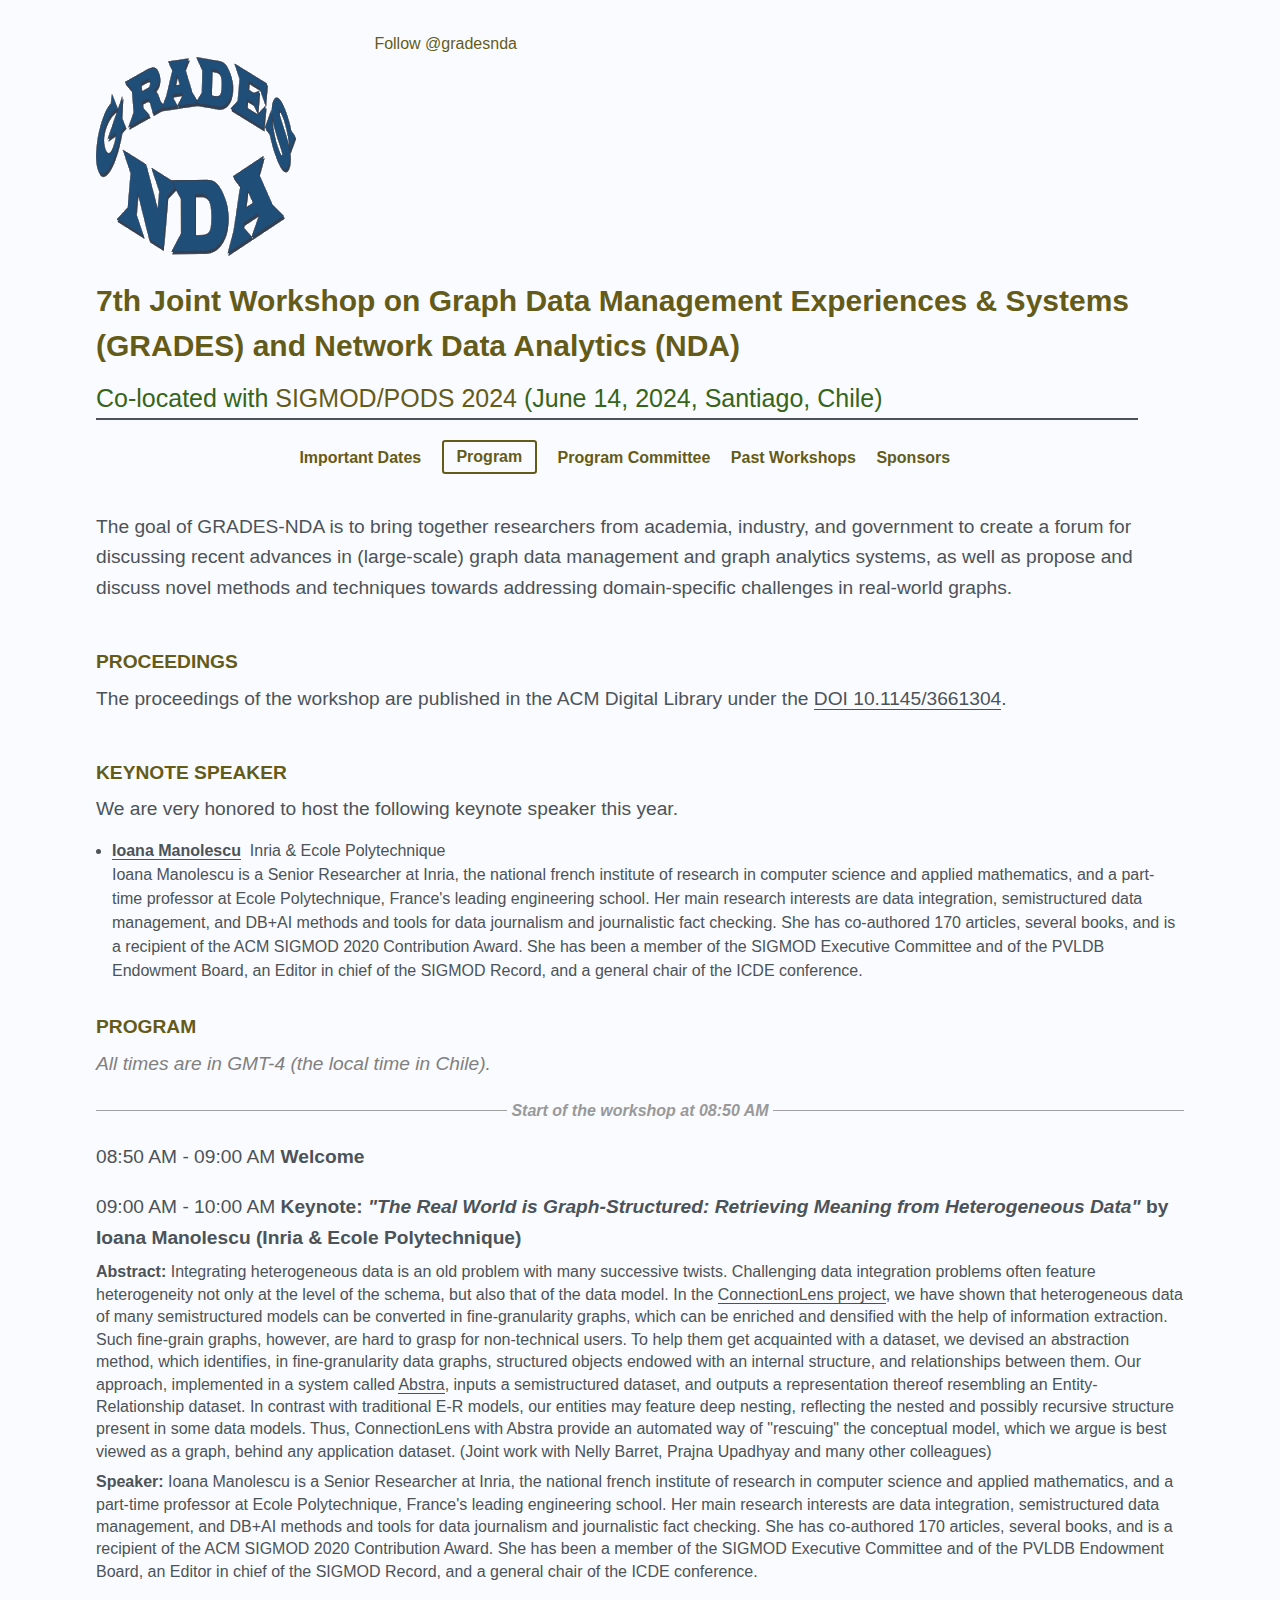
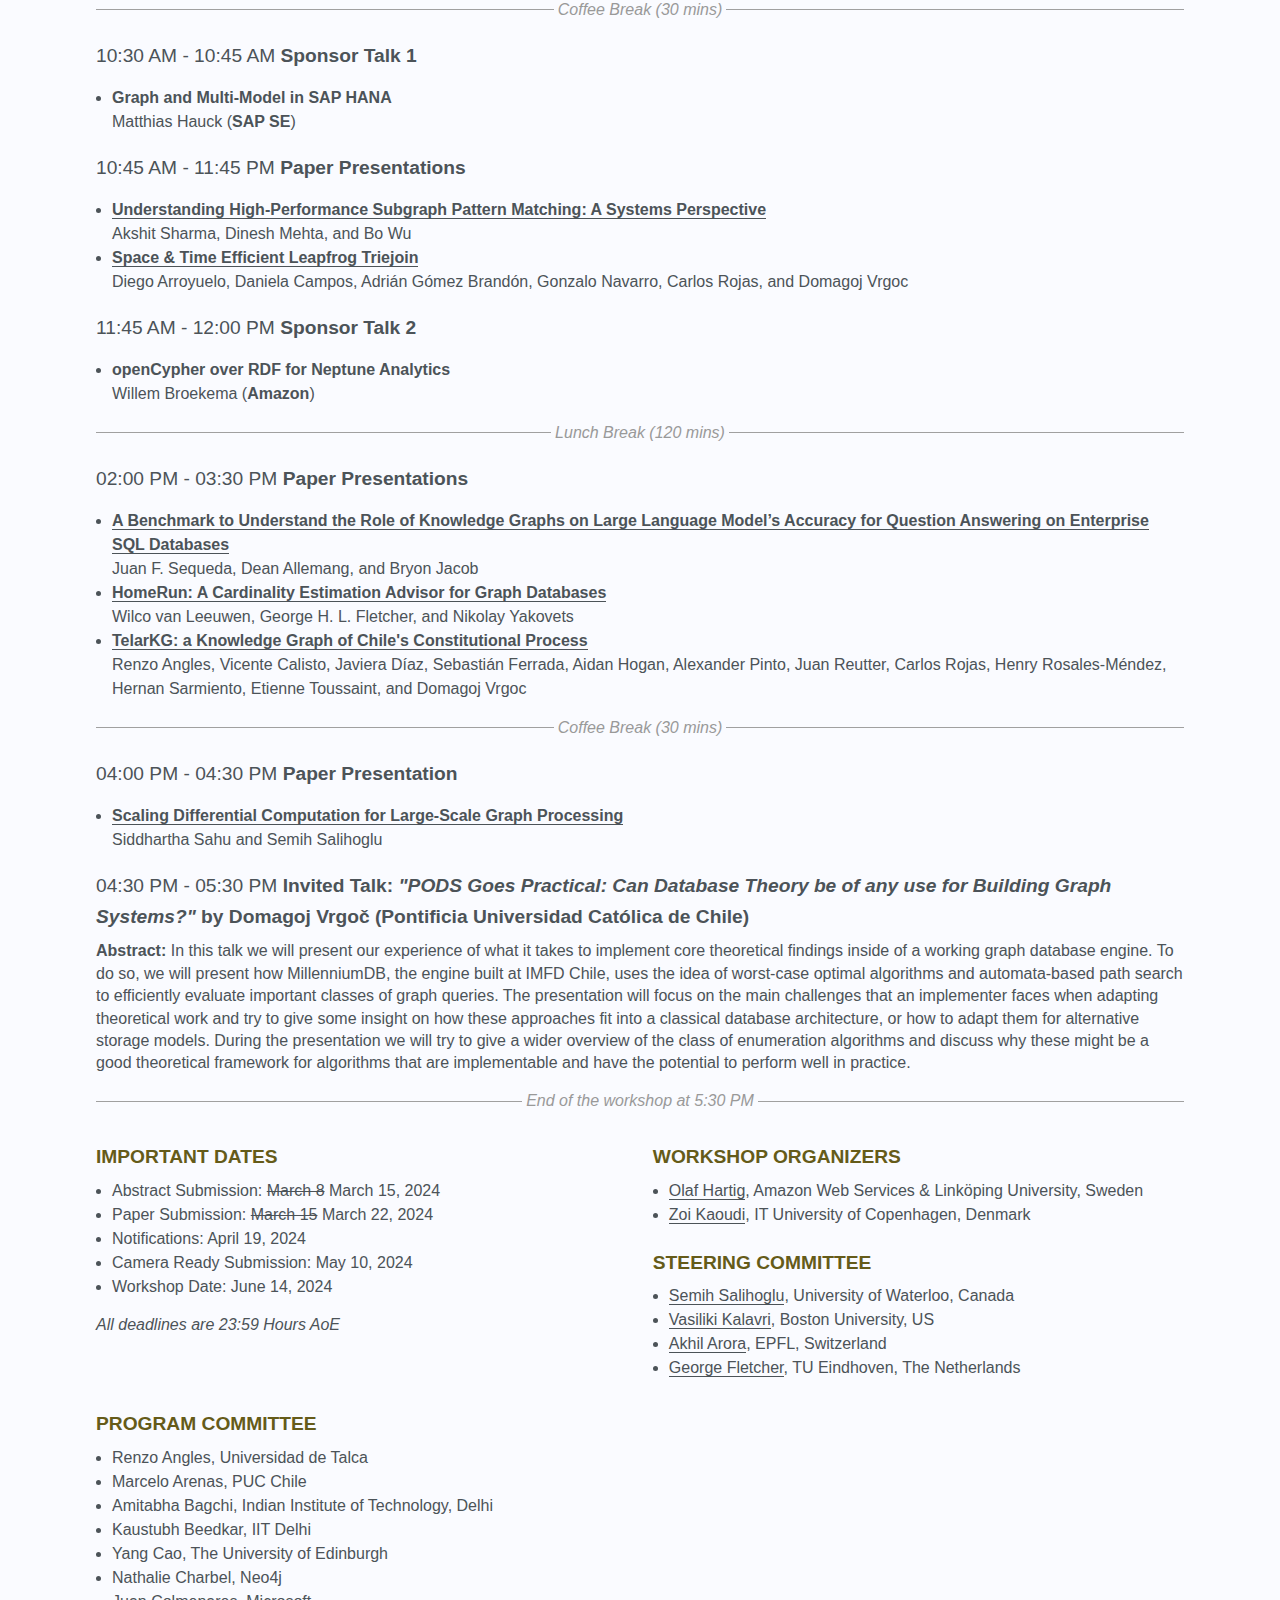
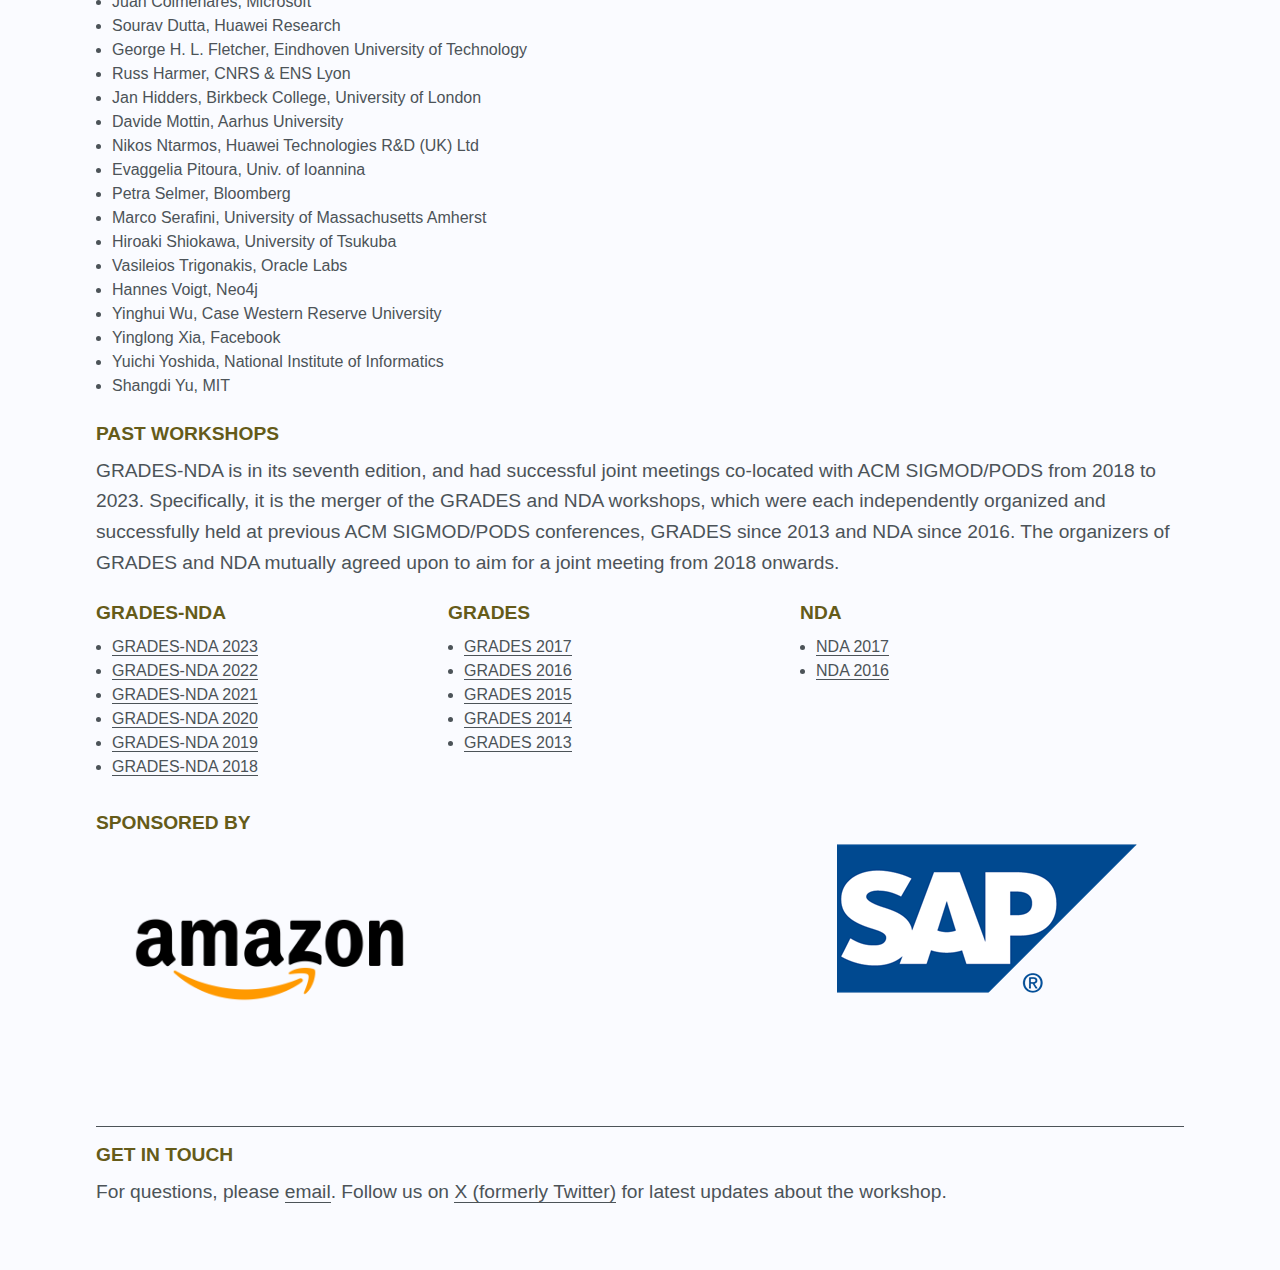
<file: 2024/index.html>
<!doctype html>
<html>
<head>
    <meta charset="utf-8">
    <meta http-equiv="X-UA-Compatible" content="IE=edge">
    <meta name="viewport" content="width=device-width, initial-scale=1.0">

    <link rel="shortcut icon" href="img/favicon.ico">
    <link rel="stylesheet" href="css/vendor/fluidbox.min.css">
    <link rel="stylesheet" href="css/main.css">

    <title>GRADES-NDA 2024</title>
</head>
<body>

<header>
    <!--
    <div class="photo-grid">
        <a href="/"><img src="img/sigmod2023-logo.jpg" alt="GRADES-NDA"></a>
    </div>
    -->
    
    <div id="logo-container">
        <div id="logo"><a href="/"><img src="img/grades_nda_v3_twitter.png" alt="Example photo"></a></div>
    </div>
    <div id="title-container">7th Joint Workshop on Graph Data Management
        Experiences &amp; Systems (GRADES) and Network Data Analytics (NDA)
    </div>
    <div id="subtitle-container"> Co-located with <a href="https://2024.sigmod.org/"> SIGMOD/PODS 2024 </a> (June 14, 2024, Santiago, Chile)
    </div>
    <div>
        <a href="https://twitter.com/gradesnda?ref_src=twsrc%5Etfw" class="twitter-follow-button" data-show-count="false" data-size="large">Follow @gradesnda</a><script async src="https://platform.twitter.com/widgets.js" charset="utf-8"></script>
    </div>
    <nav>
        <ul>
<!--             <li><a href="#accepted" class="bordered">Accepted Papers</a></li> -->
<!--             <li><a href="#">Registration</a></li>-->
            <li><a href="#dates">Important Dates</a></li>
            <li><a href="#program" class="bordered">Program</a></li>
<!--             <li><a href="https://dl.acm.org/doi/proceedings/10.1145/3461837" class="bordered">Proceedings</a></li> -->
<!--             <li><a href="#submission">Paper Submission</a></li> -->
            <li><a href="#pc">Program Committee</a></li>
<!--             <li><a href="#travel">Travel Awards</a></li> -->
            <li><a href="#previous">Past Workshops</a></li>
            <li><a href="#sponsors">Sponsors</a></li>
       </ul>
    </nav>
</header>

<div id="content">

    <section class="row">
        <div class="col-full">
            <p> The goal of GRADES-NDA is to bring together researchers from academia, industry, and government to
                create a forum for discussing recent advances in (large-scale) graph data management and graph analytics
                systems, as well as propose and discuss novel methods and techniques towards addressing domain-specific challenges in real-world graphs.</p>
        </div>
    </section>

    <section class="row">
        <div class="col-full">
            <h2>Proceedings</h2>
            <p>The proceedings of the workshop are published in the ACM Digital Library under the <a href="https://doi.org/10.1145/3661304">DOI 10.1145/3661304</a>.</p>
    </section>

    <section class="row">
        <div class="col-full">
            <h2>Keynote Speaker</h2>
            <p>We are very honored to host the following keynote speaker this year.</p>
            <ul>
                <li>
                    <a href="https://pages.saclay.inria.fr/ioana.manolescu/" style="font-weight: bold;">Ioana Manolescu</a>&nbsp; Inria &amp; Ecole Polytechnique
                    <br/>
                    Ioana Manolescu is a Senior Researcher at Inria, the national french institute of research in computer science and applied mathematics, and a part-time professor at Ecole Polytechnique, France's leading engineering school. Her main research interests are data integration, semistructured data management, and DB+AI methods and tools for data journalism and journalistic fact checking. She has co-authored 170 articles, several books, and is a recipient of the ACM SIGMOD 2020 Contribution Award. She has been a member of the SIGMOD Executive Committee and of the PVLDB Endowment Board, an Editor in chief of the SIGMOD Record, and a general chair of the ICDE conference.
                </li>
            </ul>
        </div>
    </section>

    <section class="row">
        <div class="col-full">
            <h2><a id="program"></a>Program</h2>
            <p style="color:gray"><i>All times are in GMT-4 (the local time in Chile).</i></p>
            <p class='session'>
            <div class="separator"><b>Start of the workshop at 08:50 AM</b></div>
            </p>
            <p class='session'>
                <span class='time'>08:50 AM - 09:00 AM</span>
                <span class='stitle'>Welcome</span>
            </p>
            <p class='session'>
                <span class='time'>09:00 AM - 10:00 AM</span>
                <span class='stitle'>Keynote: <em>"The Real World is Graph-Structured: Retrieving Meaning from Heterogeneous Data"</em> by Ioana Manolescu (Inria &amp; Ecole Polytechnique)</span>
                <span style="display: block; margin-top: 0.5em; font-size: smaller; line-height: 1.4em;"><b>Abstract:</b> Integrating heterogeneous data is an old problem with many successive twists. Challenging data integration problems often feature heterogeneity not only at the level of the schema, but also that of the data model. In the <a href="https://connectionstudio.inria.fr/">ConnectionLens project</a>, we have shown that heterogeneous data of many semistructured models can be converted in fine-granularity graphs, which can be enriched and densified with the help of information extraction. Such fine-grain graphs, however, are hard to grasp for non-technical users. To help them get acquainted with a dataset, we devised an abstraction method, which identifies, in fine-granularity data graphs, structured objects endowed with an internal structure, and relationships between them. Our approach, implemented in a system called <a href="https://team.inria.fr/cedar/projects/abstra/">Abstra</a>, inputs a semistructured dataset, and outputs a representation thereof resembling an Entity-Relationship dataset. In contrast with traditional E-R models, our entities may feature deep nesting, reflecting the nested and possibly recursive structure present in some data models. Thus, ConnectionLens with Abstra provide an automated way of "rescuing" the conceptual model, which we argue is best viewed as a graph, behind any application dataset.
                    (Joint work with Nelly Barret, Prajna Upadhyay and many other colleagues)
                </span>
                <span style="display: block; margin-top: 0.5em; font-size: smaller; line-height: 1.4em;"><b>Speaker:</b> Ioana Manolescu is a Senior Researcher at Inria, the national french institute of research in computer science and applied mathematics, and a part-time professor at Ecole Polytechnique, France's leading engineering school. Her main research interests are data integration, semistructured data management, and DB+AI methods and tools for data journalism and journalistic fact checking. She has co-authored 170 articles, several books, and is a recipient of the ACM SIGMOD 2020 Contribution Award. She has been a member of the SIGMOD Executive Committee and of the PVLDB Endowment Board, an Editor in chief of the SIGMOD Record, and a general chair of the ICDE conference.</span>
            </p>
            <div class="separator">Coffee Break (30 mins)</div>
            <p class='session'>
                <span class='time'>10:30 AM - 10:45 AM</span>
                <span class='stitle'>Sponsor Talk 1</span>
                <ul>
                    <li class='paper'>
                        <span class='title'>Graph and Multi-Model in SAP HANA</span>
                        <span class='authors'>Matthias Hauck (<strong>SAP SE</strong>)</span>
                    </li>
                </ul>
            </p>
            <p class='session'>
                <span class='time'>10:45 AM - 11:45 PM</span>
                <span class='stitle'>Paper Presentations</span>
                <ul>
                    <li class='paper'>
                        <span class='title'><a title="Full Citation in the ACM Digital Library" referrerpolicy="no-referrer-when-downgrade" href="https://dl.acm.org/doi/10.1145/3661304.3661897">Understanding High-Performance Subgraph Pattern Matching: A Systems Perspective</a></span>
                        <span class='authors'>Akshit Sharma, Dinesh Mehta, and Bo Wu</span>
                    </li>
                    <li class='paper'>
                        <span class='title'><a title="Full Citation in the ACM Digital Library" referrerpolicy="no-referrer-when-downgrade" href="https://dl.acm.org/doi/10.1145/3661304.3661898">Space & Time Efficient Leapfrog Triejoin</a></span>
                        <span class='authors'>Diego Arroyuelo, Daniela Campos, Adrián Gómez Brandón, Gonzalo Navarro, Carlos Rojas, and Domagoj Vrgoc</span>
                    </li>
                </ul>
            </p>
            <p class='session'>
                <span class='time'>11:45 AM - 12:00 PM</span>
                <span class='stitle'>Sponsor Talk 2</span>
                <ul>
                    <li class='paper'>
                        <span class='title'>openCypher over RDF for Neptune Analytics</span>
                        <span class='authors'>Willem Broekema (<strong>Amazon</strong>)</span>
                    </li>                </ul>
            </p>
            <div class="separator">Lunch Break (120 mins)</div>
            <p class='session'>
                <span class='time'>02:00 PM - 03:30 PM</span>
                <span class='stitle'>Paper Presentations</span>
                <ul>
                    <li class='paper'>
                        <span class='title'><a title="Full Citation in the ACM Digital Library" referrerpolicy="no-referrer-when-downgrade" href="https://dl.acm.org/doi/10.1145/3661304.3661901">A Benchmark to Understand the Role of Knowledge Graphs on Large Language Model’s Accuracy for Question Answering on Enterprise SQL Databases</a></span>
                        <span class='authors'>Juan F. Sequeda, Dean Allemang, and Bryon Jacob</span>
                    </li>
                    <li class='paper'>
                        <span class='title'><a title="Full Citation in the ACM Digital Library" referrerpolicy="no-referrer-when-downgrade" href="https://dl.acm.org/doi/10.1145/3661304.3661902">HomeRun: A Cardinality Estimation Advisor for Graph Databases</a></span>
                        <span class='authors'>Wilco van Leeuwen, George H. L. Fletcher, and Nikolay Yakovets</span>
                    </li>
                    <li class='paper'>
                        <span class='title'><a title="Full Citation in the ACM Digital Library" referrerpolicy="no-referrer-when-downgrade" href="https://dl.acm.org/doi/10.1145/3661304.3661899">TelarKG: a Knowledge Graph of Chile's Constitutional Process</a></span>
                        <span class='authors'>Renzo Angles, Vicente Calisto, Javiera Díaz, Sebastián Ferrada, Aidan Hogan, Alexander Pinto, Juan Reutter, Carlos Rojas, Henry Rosales-Méndez, Hernan Sarmiento, Etienne Toussaint, and Domagoj Vrgoc</span>
                    </li>
                </ul>
            </p>
            <div class="separator">Coffee Break (30 mins)</div>
            <p class='session'>
                <span class='time'>04:00 PM - 04:30 PM</span>
                <span class='stitle'>Paper Presentation</span>
                <ul>
                    <li class='paper'>
                        <span class='title'><a title="Full Citation in the ACM Digital Library" referrerpolicy="no-referrer-when-downgrade" href="https://dl.acm.org/doi/10.1145/3661304.3661900">Scaling Differential Computation for Large-Scale Graph Processing</a></span>
                        <span class='authors'>Siddhartha Sahu and Semih Salihoglu</span>
                    </li>
                </ul>
            </p>
            <p class='session'>
                <span class='time'>04:30 PM - 05:30 PM</span>
                <span class='stitle'>Invited Talk: <em>"PODS Goes Practical: Can Database Theory be of any use for Building Graph Systems?"</em> by Domagoj Vrgoč (Pontificia Universidad Católica de Chile)</span>
                <span style="display: block; margin-top: 0.5em; font-size: smaller; line-height: 1.4em;"><b>Abstract:</b> In this talk we will present our experience of what it takes to implement core theoretical findings inside of a working graph database engine. To do so, we will present how MillenniumDB, the engine built at IMFD Chile, uses the idea of worst-case optimal algorithms and automata-based path search to efficiently evaluate important classes of graph queries. The presentation will focus on the main challenges that an implementer faces when adapting theoretical work and try to give some insight on how these approaches fit into a classical database architecture, or how to adapt them for alternative storage models. During the presentation we will try to give a wider overview of the class of enumeration algorithms and discuss why these might be a good theoretical framework for algorithms that are implementable and have the potential to perform well in practice.
                </span>
            </p>
            <div class="separator">End of the workshop at 5:30 PM</div>

        </div>
    </section>

<!--
    <section class="row">
        <div class="col-full">
            <h2><a id="accepted"></a>Accepted Papers</h2>
            <p>The following papers have been accepted for this year's workshop.</p>
            <ul>
                <li><strong>Understanding High-Performance Subgraph Pattern Matching: A Systems Perspective</strong><br/>Akshit Sharma, Dinesh Mehta, and Bo Wu</li>
                <li><strong>Space &amp; Time Efficient Leapfrog Triejoin</strong><br/>Diego Arroyuelo, Daniela Campos, Adrián Gómez Brandón, Gonzalo Navarro, Carlos Rojas, and Domagoj Vrgoc</li>
                <li><strong>TelarKG: a Knowledge Graph of Chile's Constitutional Process</strong><br/>Renzo Angles, Vicente Calisto, Javiera Díaz, Sebastián Ferrada, Aidan Hogan, Alexander Pinto, Juan Reutter, Carlos Rojas, Henry Rosales-Méndez, Hernan Sarmiento, Etienne Toussaint, and Domagoj Vrgoc</li>
                <li><strong>Scaling Differential Computation for Large-Scale Graph Processing</strong><br/>Siddhartha Sahu and Semih Salihoglu</li>
                <li><strong>A Benchmark to Understand the Role of Knowledge Graphs on Large Language Model’s Accuracy for Question Answering on Enterprise SQL Databases</strong><br/>Juan F. Sequeda, Dean Allemang, and Bryon Jacob</li>
                <li><strong>HomeRun: A Cardinality Estimation Advisor for Graph Databases</strong><br/>Wilco van Leeuwen, George H. L. Fletcher, and Nikolay Yakovets</li>
            </ul>
        </div>
    </section>
-->

<!--
    <section class="row">
        <div class="col-full">
            <h2>Call for Papers</h2>
            <p> The goal of GRADES-NDA is to bring together researchers from academia, industry, and government (1) to
                create a forum for discussing recent advances in (large-scale) graph data management and graph analytics
                systems, as well as propose and discuss novel methods and techniques towards (2) addressing domain-specific challenges or (3) handling noise in real-world graphs.</p>
            <p>The workshop will be of interest to researchers in the development of novel data-management applications
                and systems for large-scale graph analytics. More specifically, the intended audience are, but not
                limited to, academic and industrial computer scientists interested in databases and data mining, machine
                learning, data streaming, graph theory and algorithms. Along with novel research work, we encourage
                submissions with demonstrations and case studies from real-life experiences in various domains such as
                Social Networks, Biological Network Data, Marketing and Media, Business Data Analysis, Healthcare Data,
                Cybersecurity etc.
            </p>
            <p>Topics of interest include but are not limited to the following.</p>
            <ul>
                <li>Graph query languages, visualization techniques and querying interfaces, and their effective realization</li>
                <li>Graph platform and parallel platforms,  e.g., Flink/Gelly, Titan, SPARK/GraphX, GraphLab/PowerGraph, Giraph, GraphChi etc.</li>
                <li>Network data representation, storage, indexing and querying methods.</li>
                <li>Experiences or techniques for graph specific operations such as traversals or inference/reasoning in the context of large data sets and on the systems that implement those operations.</li>
                <li>RDF data management and analytics</li>
                <li>Dynamic Graphs: managing graph updates; graph stream analytics; analyzing evolution and detection of community structures in real-world evolving graphs</li>
                <li>Mining and machine learning on heterogeneous networks -- knowledge graphs etc.</li>
                <li>Graph summarization and sampling</li>
                <li>Game Theory, Social contagion and Information propagation on networks</li>
                <li>Analytics on dirty, noisy, or uncertain graphs</li>
                <li>Spatial and temporal graph analytics</li>
                <li>Analytics on social, biological, retail, marketing, customer care, financial, healthcare, transportation network data sets</li>
                <li> Descriptions of graph data management use cases and query workloads, and experiences with applying data management technologies in such situations</li>
                <li>Vision and systems papers describing potential or real applications and benefits of graph management, in particular (but not only) in the age of large language models (LLMs)</li>
            </ul>
            <br>
            <p> Accepted papers will be published by ACM, indexed by DBLP, and will be available in the ACM DL.</p>
        </div>
    </section>
-->

	<section class="row">
		<div class="col">
			<h2><a id="dates"></a>Important Dates</h2>
			<ul>
                <li>Abstract Submission: <strike>March 8</strike> March 15, 2024</li>
                <li>Paper Submission: <strike>March 15</strike> March 22, 2024</li>
                <li>Notifications: April 19, 2024</li>
                <li>Camera Ready Submission: May 10, 2024</li>
                <li>Workshop Date: June 14, 2024</li>
			</ul>
			<p></p>
			<i>All deadlines are 23:59 Hours AoE</i>
            <p></p>
		</div>
		<div class="col">
			<h2>Workshop Organizers</h2>
			<ul>
                <li><a href="http://olafhartig.de/">Olaf Hartig</a>, Amazon Web Services &amp; Link&ouml;ping University, Sweden</li>
                <li><a href="http://itu.dk/~zoka/">Zoi Kaoudi</a>, IT University of Copenhagen, Denmark</li>
			</ul><br>
			<h2>Steering Committee</h2>
			<ul>
                <li><a href="https://cs.uwaterloo.ca/~ssalihog/">Semih Salihoglu</a>, University of Waterloo, Canada</li>
				<li><a href="https://cs-people.bu.edu/vkalavri/">Vasiliki Kalavri</a>, Boston University, US</li>
                <li><a href="https://dlab.epfl.ch/people/aarora/">Akhil Arora</a>, EPFL, Switzerland</li>
                <li><a href="https://www.tue.nl/en/research/researchers/george-fletcher/">George Fletcher</a>, TU Eindhoven, The Netherlands</li>
			</ul>
		</div>
	</section>

<!--
    <section class="row">
        <div class="col-full">
            <h2><a id="submission"></a>Paper Submission</h2>
            <p>Authors are invited to submit original, unpublished research papers (full and short), demonstrations and case-studies. </p>
            <p>Submissions must follow the latest 2-column ACM Proceedings format using the latest <a href="https://www.acm.org/publications/proceedings-template">ACM Primary Article Template</a>, and have to be anonymous. </p>
            <p>Reviewing will be double-anonymous, for which the submissions must be anonymized by following the same anonymity requirements as for <a href="https://2024.sigmod.org/calls_papers_sigmod_research.shtml">regular track papers at the SIGMOD 2024 conference</a>. Use the following latex command to compile your paper without author names: <code>\documentclass[sigconf, anonymous, review]{acmart}</code>.</p>
            </p>
            <p>Length Requirements:</p>
            <ul>
                <li>Full papers should be a maximum of 8 pages in length, excluding references and appendix.</li>
                <li>Case studies should be a maximum of 4 pages in length, excluding references and appendix.</li>
                <li>Short papers and demonstration papers should be a maximum of 4 pages in length, excluding references and appendix.</li>
            </ul>
            <p>Submissions that do not follow these requirements will be rejected immediately.</p>
            <br/>
            <p>Submissions will be handled through Easychair.
            To submit click <a href="https://easychair.org/conferences/?conf=gradesnda2024">here</a>.
            </p>
        </div>
    </section>
-->

    <section class="row">
        <div class="col-full">
            <h2><a id="pc"></a>Program Committee</h2>
            <ul>
<li>	Renzo	Angles,	Universidad de Talca	</li>
<li>	Marcelo	Arenas,	PUC Chile	</li>
<li>	Amitabha	Bagchi,	Indian Institute of Technology, Delhi	</li>
<li>	Kaustubh	Beedkar,	IIT Delhi	</li>
<li>	Yang	Cao,	The University of Edinburgh	</li>
<li>	Nathalie	Charbel,	Neo4j	</li>
<li>	Juan	Colmenares,	Microsoft	</li>
<li>	Sourav	Dutta,	Huawei Research	</li>
<li>	George H. L.	Fletcher,	Eindhoven University of Technology	</li>
<li>	Russ	Harmer,	CNRS & ENS Lyon	</li>
<li>	Jan	Hidders,	Birkbeck College, University of London	</li>
<li>	Davide	Mottin,	Aarhus University	</li>
<li>	Nikos	Ntarmos,	Huawei Technologies R&D (UK) Ltd	</li>
<li>	Evaggelia	Pitoura,	Univ. of Ioannina	</li>
<li>	Petra	Selmer,	Bloomberg	</li>
<li>	Marco	Serafini,	University of Massachusetts Amherst	</li>
<li>	Hiroaki	Shiokawa,	University of Tsukuba	</li>
<li>	Vasileios	Trigonakis,	Oracle Labs	</li>
<li>	Hannes	Voigt,	Neo4j	</li>
<li>	Yinghui	Wu,	Case Western Reserve University	</li>
<li>	Yinglong	Xia,	Facebook	</li>
<li>	Yuichi	Yoshida,	National Institute of Informatics	</li>
<li>	Shangdi	Yu,	MIT	</li>

            </ul>
        </div>
    </section>


<!--
    <section class="row">
        <div class="col-full">
            <h2><a id="travel"></a>Student Travel Awards</h2>
            <p>Thanks to the generous support of our Sponsors, we are offering awards for selected students to attend GRADES-NDA and SIGMOD in person. 
		    Each awardee will receive a stipend to partially cover the expense to attend the conference in-person. 
		    Awardees are expected to register to SIGMOD in-person full conference and attend the GRADES-NDA Workshop 
		    and later the SIGMOD conference. Students will have to make their own arrangements for travel and accommodation. 
		    These awards are only for students who can attend in person. 
		    If you cannot attend in person, we advise you to check with <a href="https://2023.sigmod.org/grants.shtml">the SIGMOD travel awards committee</a>.</p>
            <p><b>Eligibility:</b> Applicants need to be a full-time undergraduate or graduate student. 
		    You  do not need to have an accepted paper to GRADES-NDA (or SIGMOD) to be eligible. 
		    We will primarily prioritize students whose advisors cannot provide financial support. 
		    We will also prioritize students who have a GRADES-NDA accepted paper, who are not from North America and Europe, 
		    as well as female and minority students. </p>
            <p><b>Application Procedure:</b> To apply for a grant, the student must email the necessary materials to GRADES-NDA chairs 
		    (please email both Olaf and Yuichi) by <b>April 22</b>. We will notify applicants by <b>April 29</b>.
            Please submit the following information in a single PDF file with your application:</p>
            <ul>
                <li>Your full name, school, and email address.</li>
                <li>Your advisor's full name and email address.</li>
                <li>Your CV.</li>
                <li>An abstract, summarizing your thesis research and its connection to graph data management or graph analytics (at most one page in single column format).</li>
                <li>If you think your presence could help diversity in the GRADES-NDA or SIGMOD community (in terms of the gender, geography/origin, ethnicity or in other ways), please add an additional paragraph with an explanation (does not count towards the one-page limit for your research).</li>
            </ul>
        </div>
    </section>
-->

    <section class="row">
        <h2 id="previous">Past Workshops</h2>
        <p>GRADES-NDA is in its seventh edition, and had successful joint meetings co-located with ACM SIGMOD/PODS from 2018 to 2023. Specifically, it is the merger of the GRADES and NDA workshops, which were each independently organized and successfully held at previous ACM SIGMOD/PODS conferences, GRADES since 2013 and NDA since 2016. The organizers of GRADES and NDA mutually agreed upon to aim for a joint meeting from 2018 onwards.</p>
        <div class="col" style="width:30%">
            <h2>GRADES-NDA</h2>
            <ul>
                <li><a href="http://gradesnda.github.io/2023/">GRADES-NDA 2023</a></li>
                <li><a href="http://gradesnda.github.io/2022/">GRADES-NDA 2022</a></li>
                <li><a href="http://gradesnda.github.io/2021/">GRADES-NDA 2021</a></li>
                <li><a href="http://gradesnda.github.io/2020/">GRADES-NDA 2020</a></li>
                <li><a href="https://sites.google.com/site/gradesnda2019/">GRADES-NDA 2019</a></li>
                <li><a href="https://sites.google.com/site/gradesnda2018/">GRADES-NDA 2018</a></li>
            </ul>
        </div>
        <div class="col" style="width:30%">
            <h2>GRADES</h2>
            <ul>
                <li><a href="https://event.cwi.nl/grades/2017/index.shtml">GRADES 2017</a></li>
                <li><a href="https://event.cwi.nl/grades/2016/index.shtml">GRADES 2016</a></li>
                <li><a href="https://event.cwi.nl/grades/2015/index.shtml">GRADES 2015</a></li>
                <li><a href="https://event.cwi.nl/grades/2014/index.shtml">GRADES 2014</a></li>
                <li><a href="https://event.cwi.nl/grades/2013/index.shtml">GRADES 2013</a></li>
            </ul>
        </div>
        <div class="col" style="width:30%">
            <h2>NDA</h2>
            <ul>
                <li><a href="https://sites.google.com/site/networkdataanalytics2017/">NDA 2017</a></li>
                <li><a href="https://sites.google.com/site/networkdataanalytics2016/">NDA 2016</a></li>
            </ul>
        </div>
    </section>

    <section class="row">
        <div class="col-full">
            <h2 id="sponsors">Sponsored by</h2>
            <div class="photo-grid">
<!--                 <a href="https://neo4j.com/" class="col-3"><img src="img/neo4j-logo.png" alt="Neo4j"></a> -->
                <a href="https://www.amazon.com/" class="col-3"><img src="img/amazon-logo.png" alt="Amazon"></a>
                <a href="https://www.sap.com/index.html" class="col-3"><img src="img/sap-logo.png" alt="SAP"></a>
            </div>
        </div>
    </section>

    <section class="row">
        <div class="col-full-b">
            <h2>Get in touch</h2>
            <p>
                For questions, please <a href="mailto:gradesnda2024@easychair.org">email</a>. Follow us on <a href="https://twitter.com/gradesnda">X (formerly Twitter)</a> for latest updates about the workshop.
            </p>
        </div>
    </section>

</div>

<script src="//ajax.googleapis.com/ajax/libs/jquery/1.11.0/jquery.min.js"></script>
<script>
    if (!window.jQuery) {
        document.write('<script src="js/vendor/jquery.1.11.min.js"><\/script>');
    }
</script>

<script src="js/vendor/jquery.fluidbox.min.js"></script>
<script src="js/main.js"></script>

<script>
    (function (i, s, o, g, r, a, m) {
        i['GoogleAnalyticsObject'] = r;
        i[r] = i[r] || function () {
            (i[r].q = i[r].q || []).push(arguments)
        }, i[r].l = 1 * new Date();
        a = s.createElement(o),
            m = s.getElementsByTagName(o)[0];
        a.async = 1;
        a.src = g;
        m.parentNode.insertBefore(a, m)
    })(window, document, 'script', '//www.google-analytics.com/analytics.js', 'ga');

    ga('create', 'YOUR_GOOGLE_ANALYTICS_ID', 'auto');
    ga('send', 'pageview');

</script>

</body>
</html>

<!-- © 2014 - Based on free website template by <a href="http://www.pixelsbyrick.com">Rick Waalders</a> -->
</file>
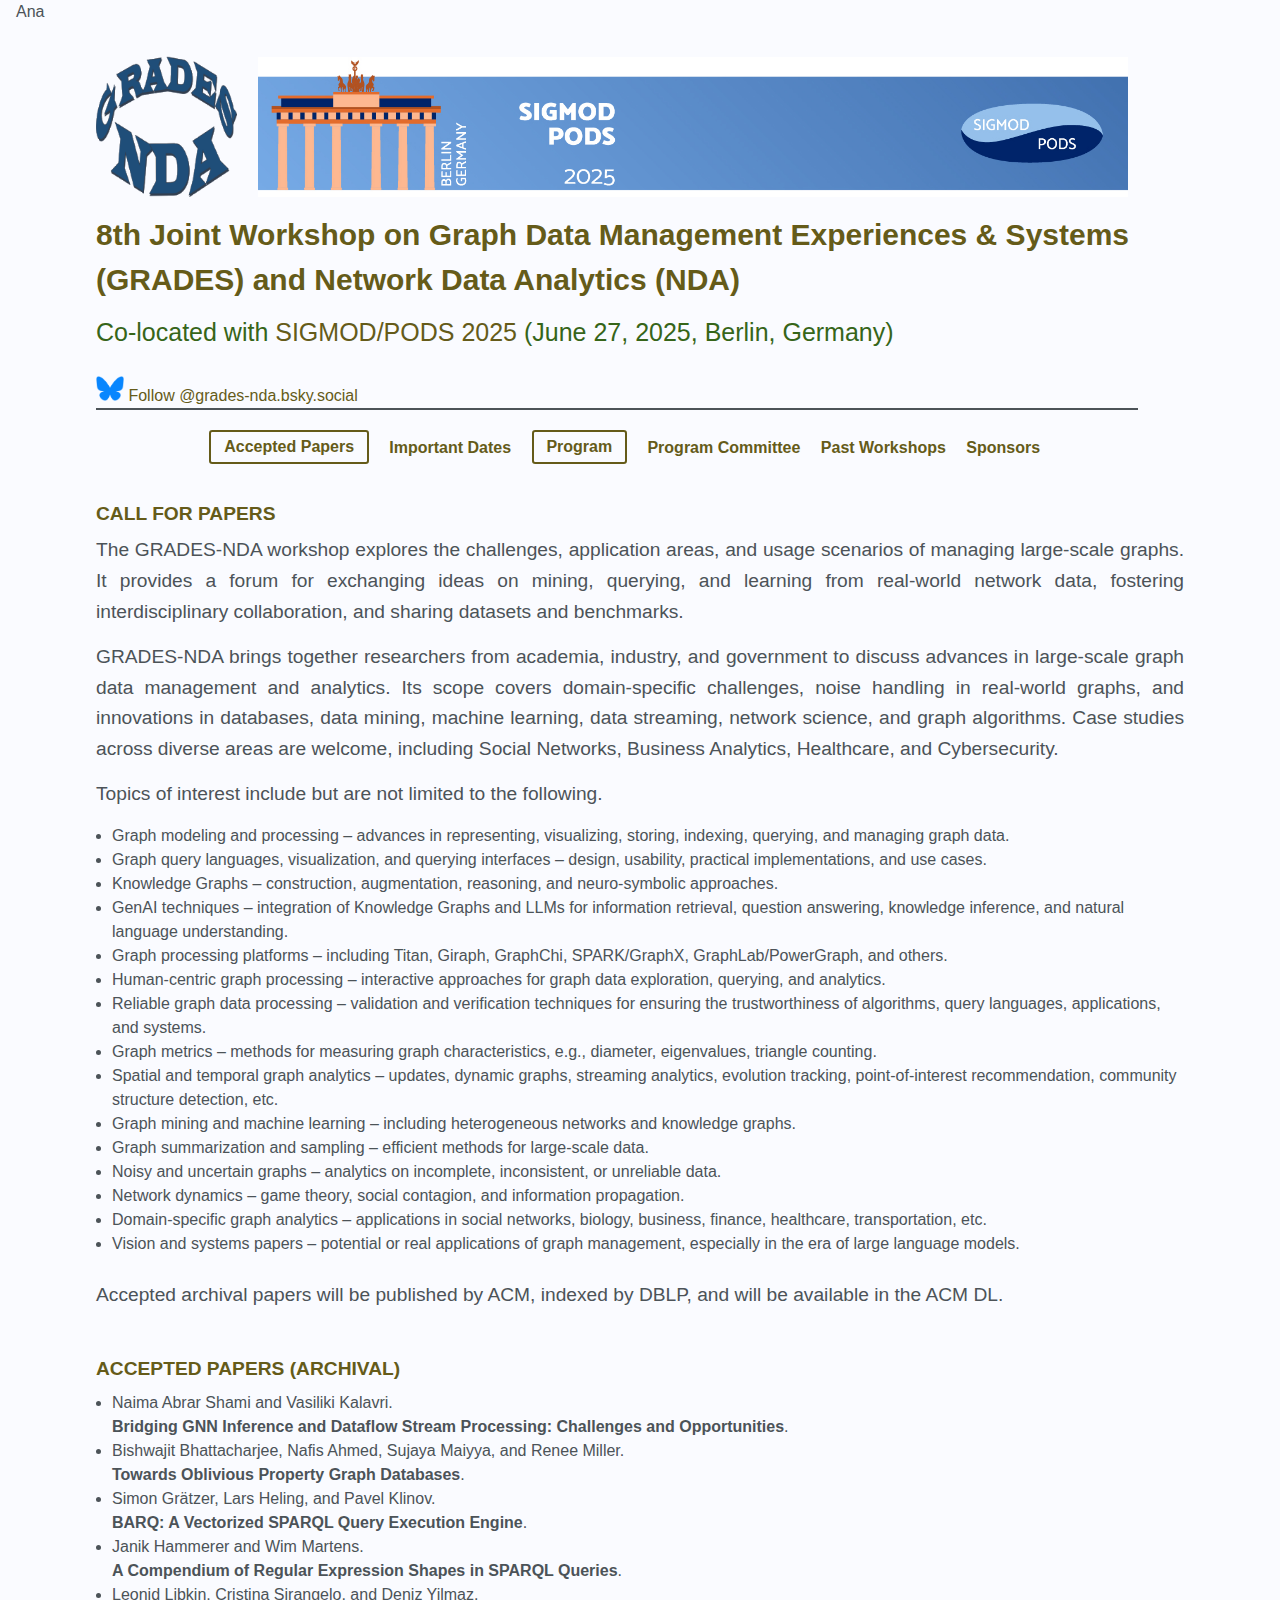
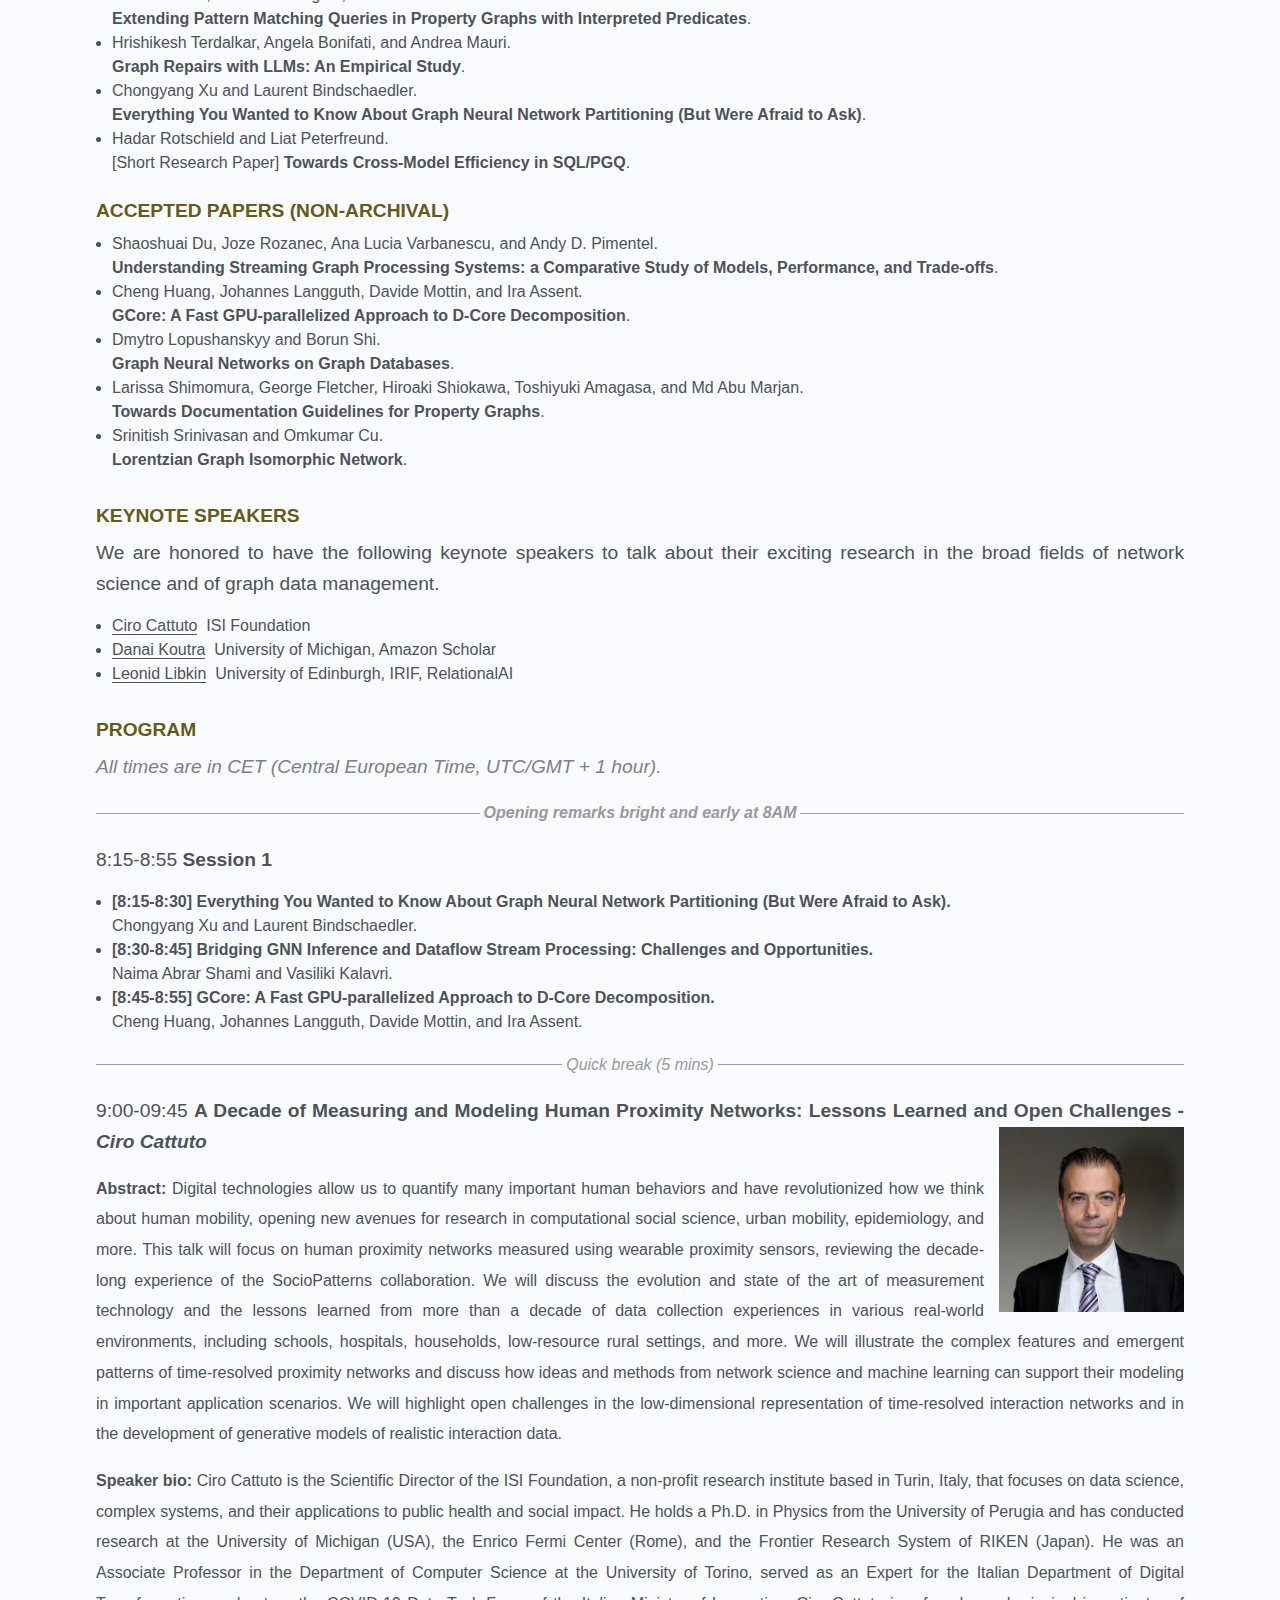
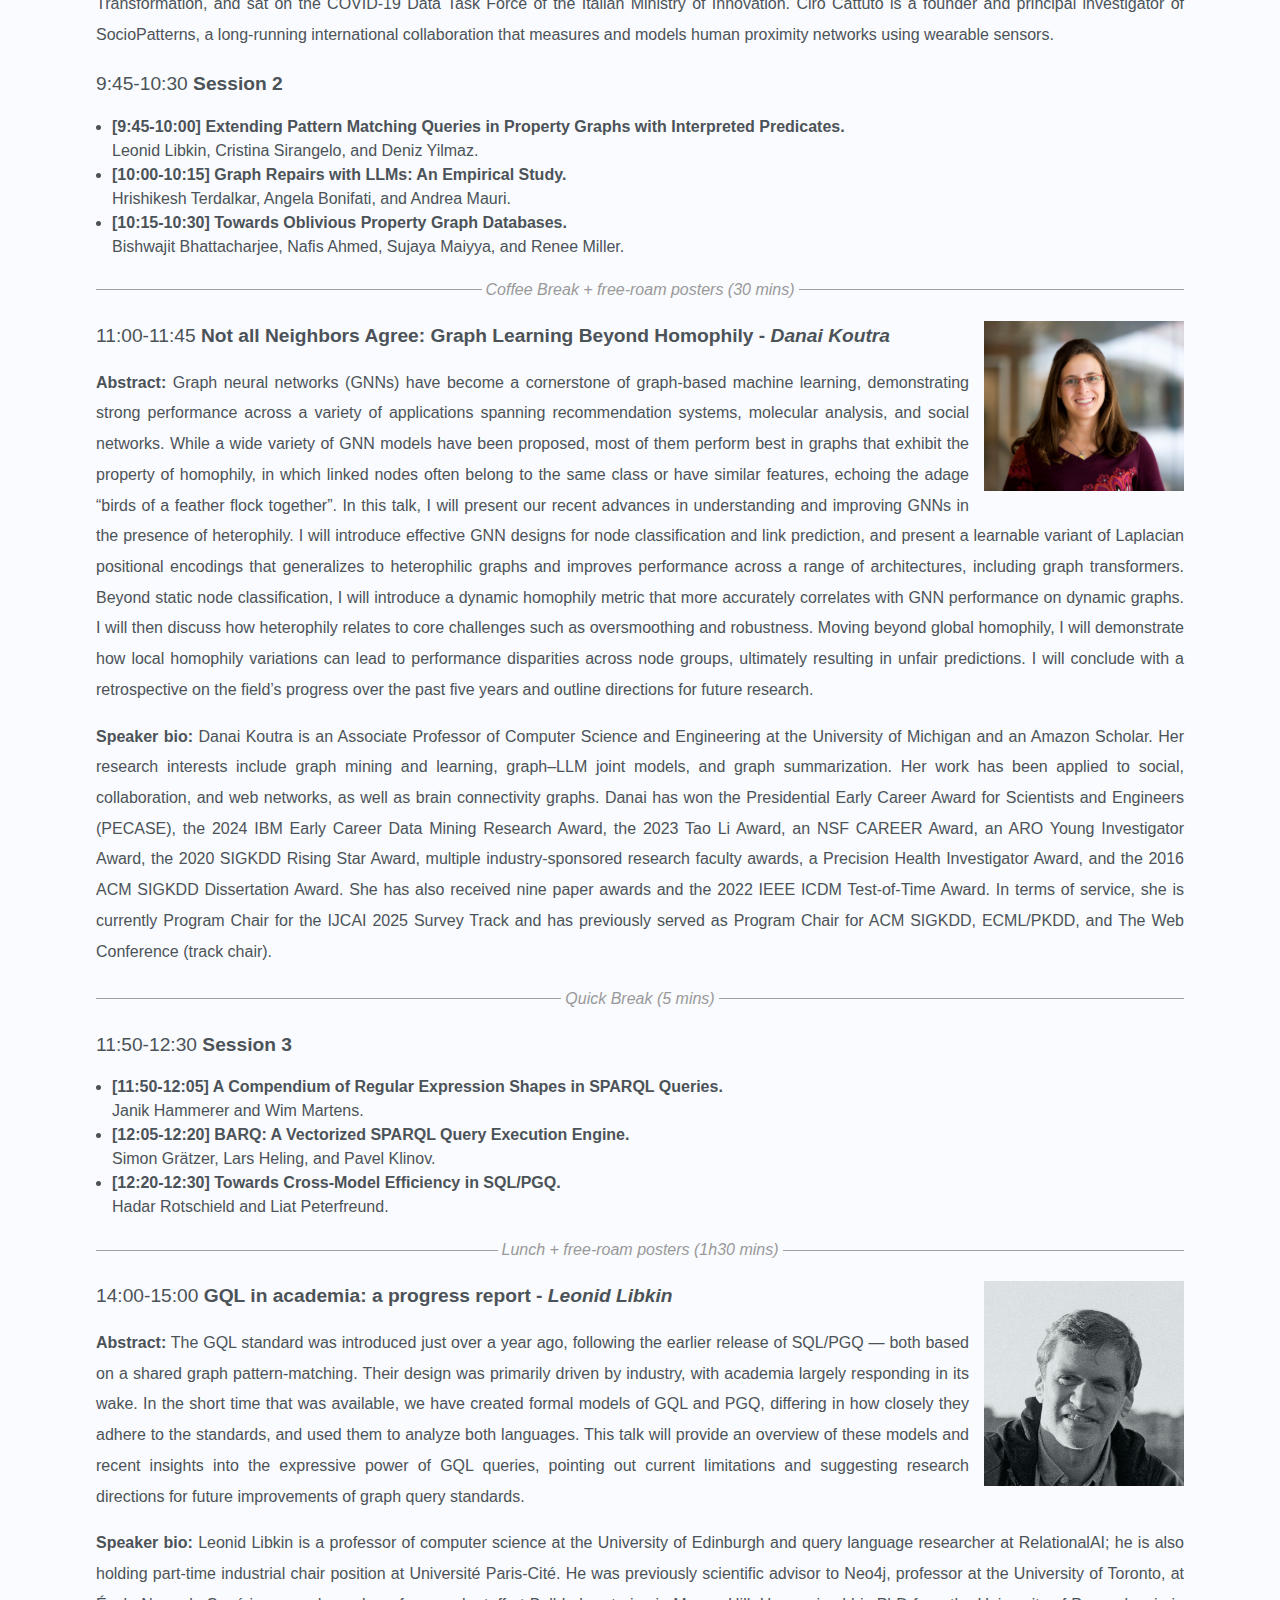
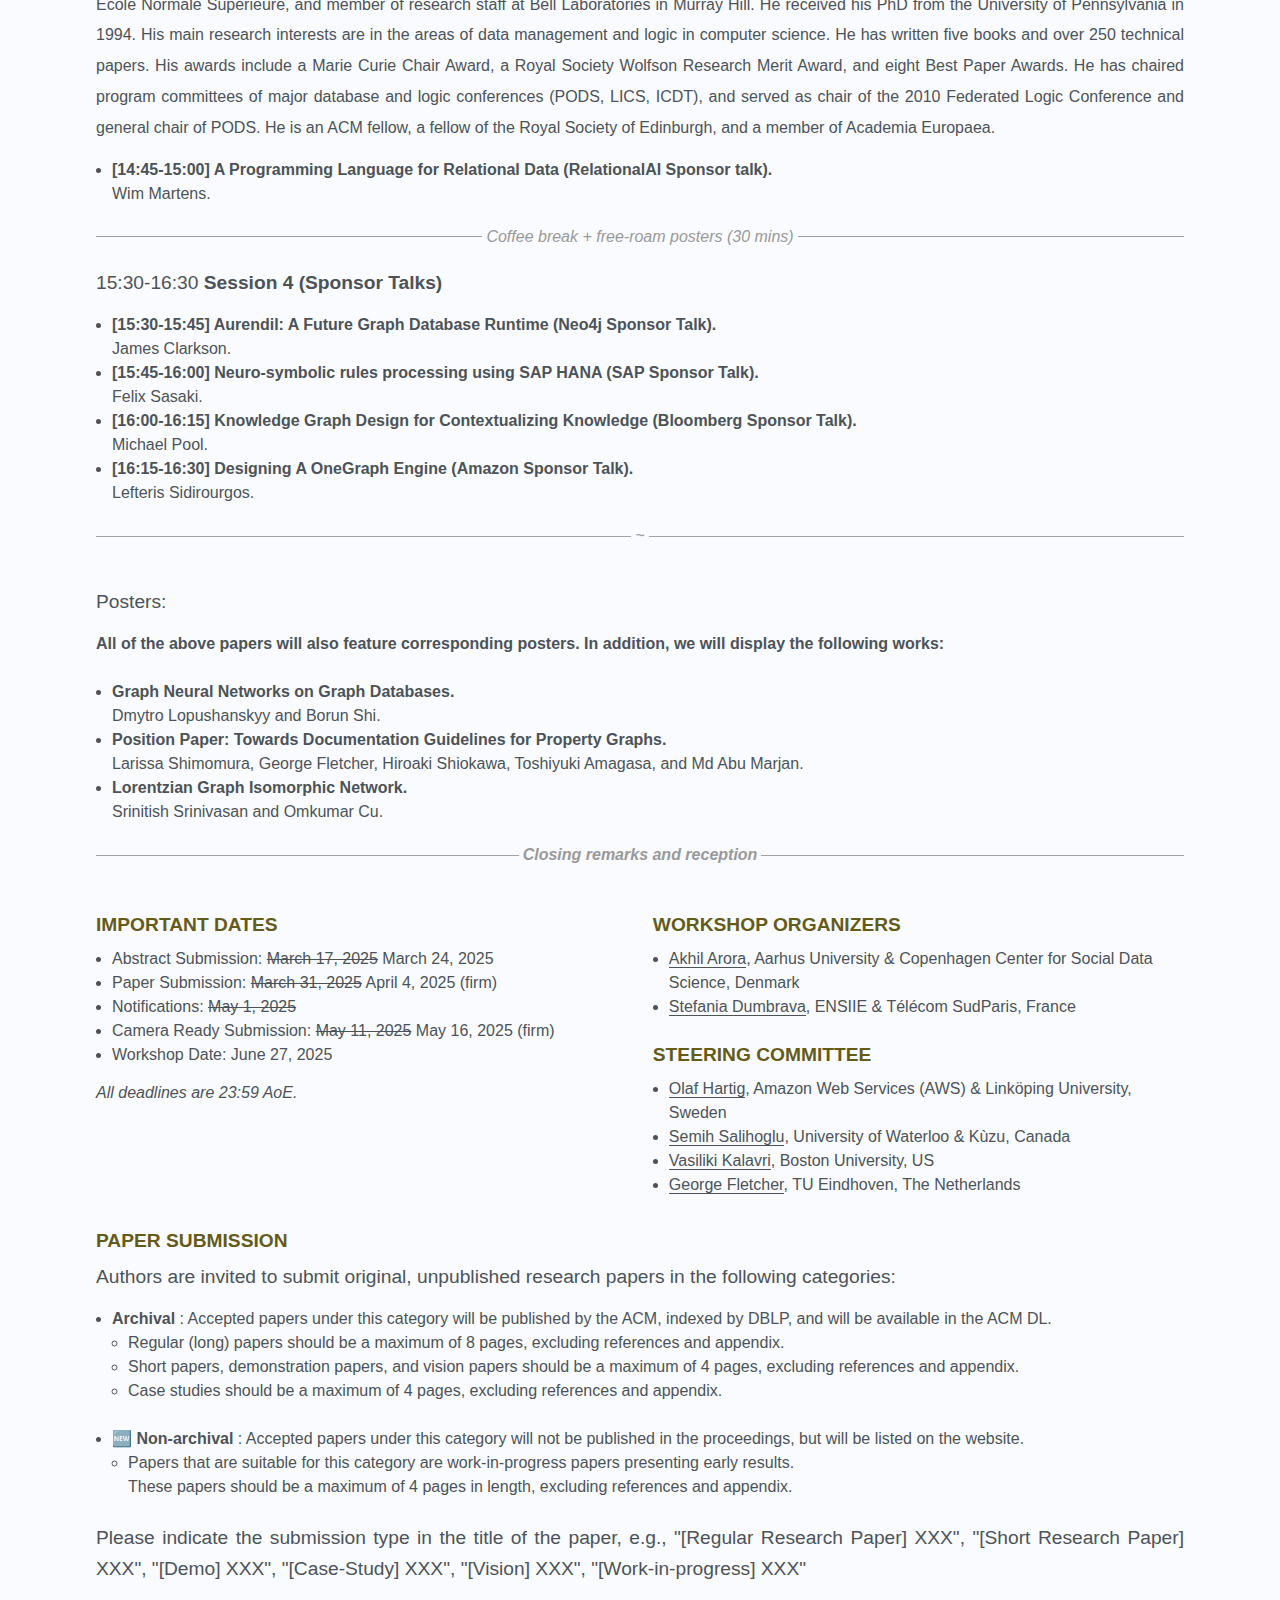
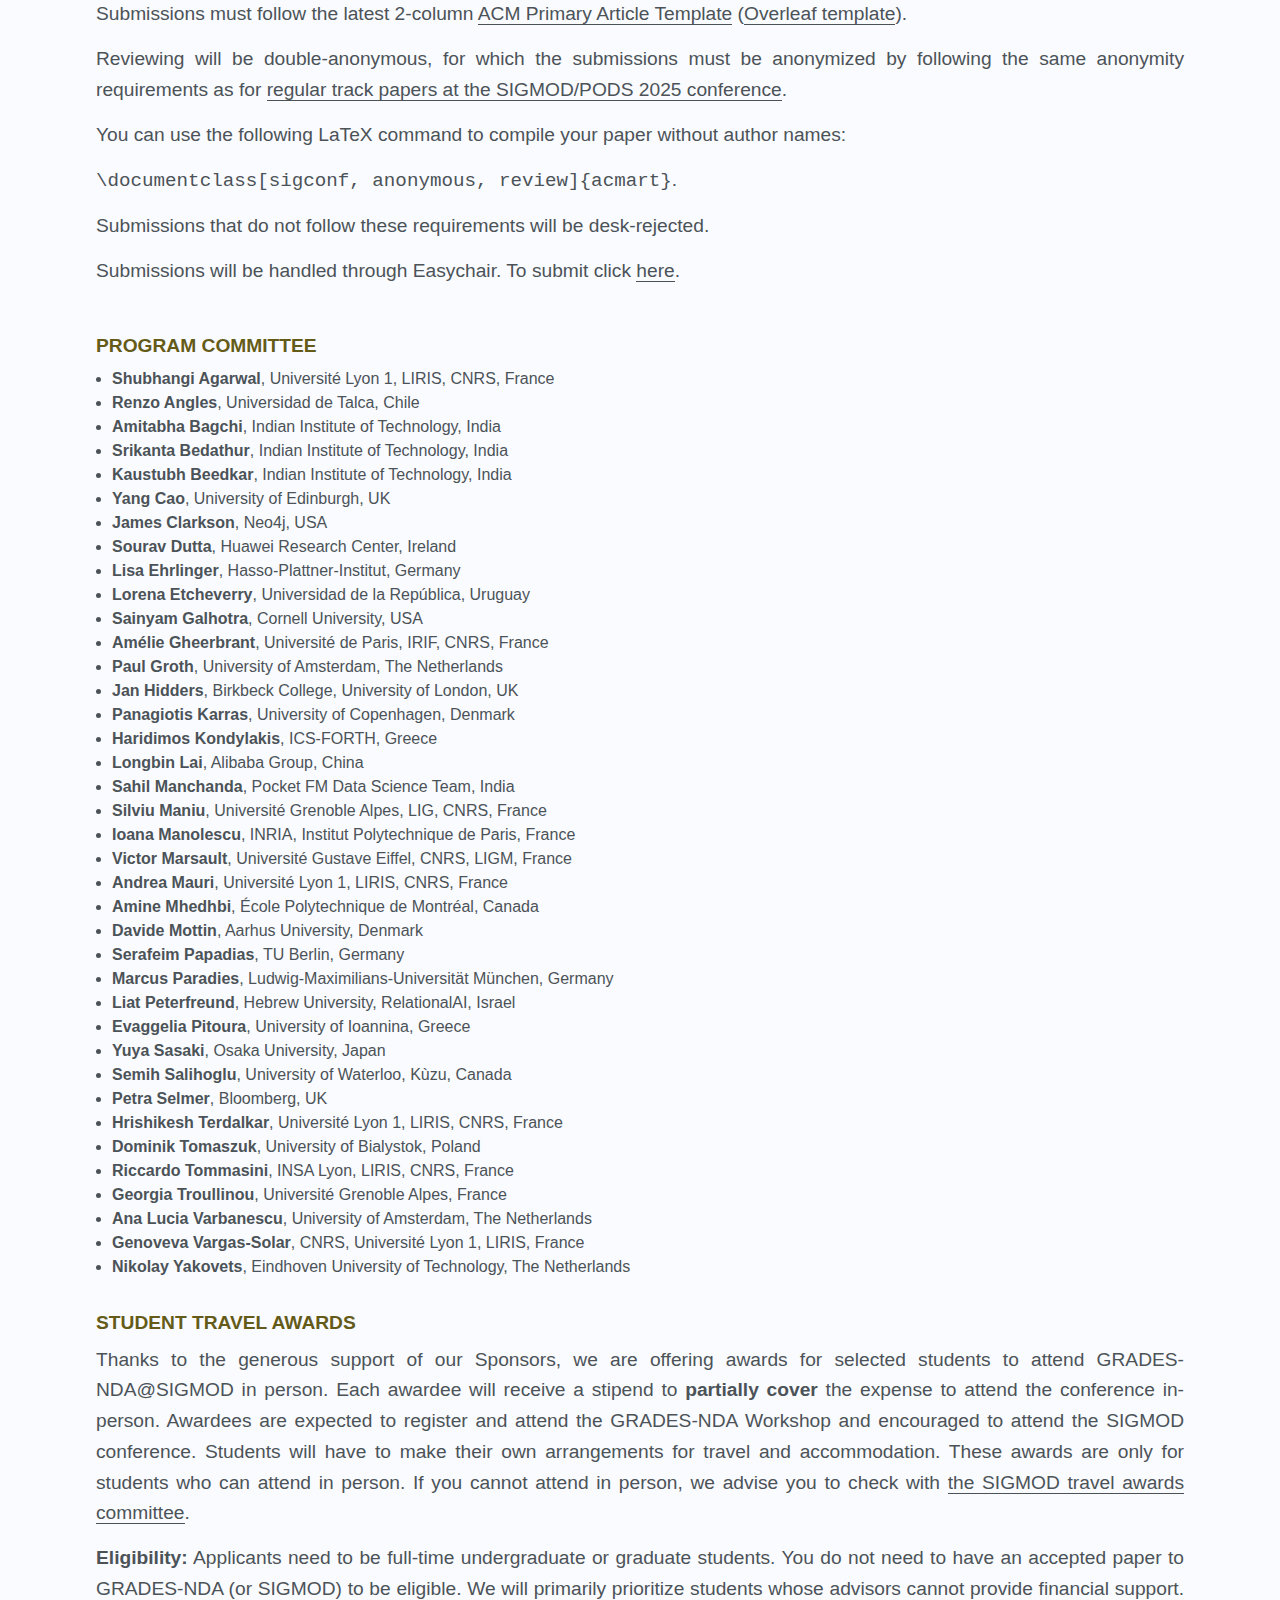
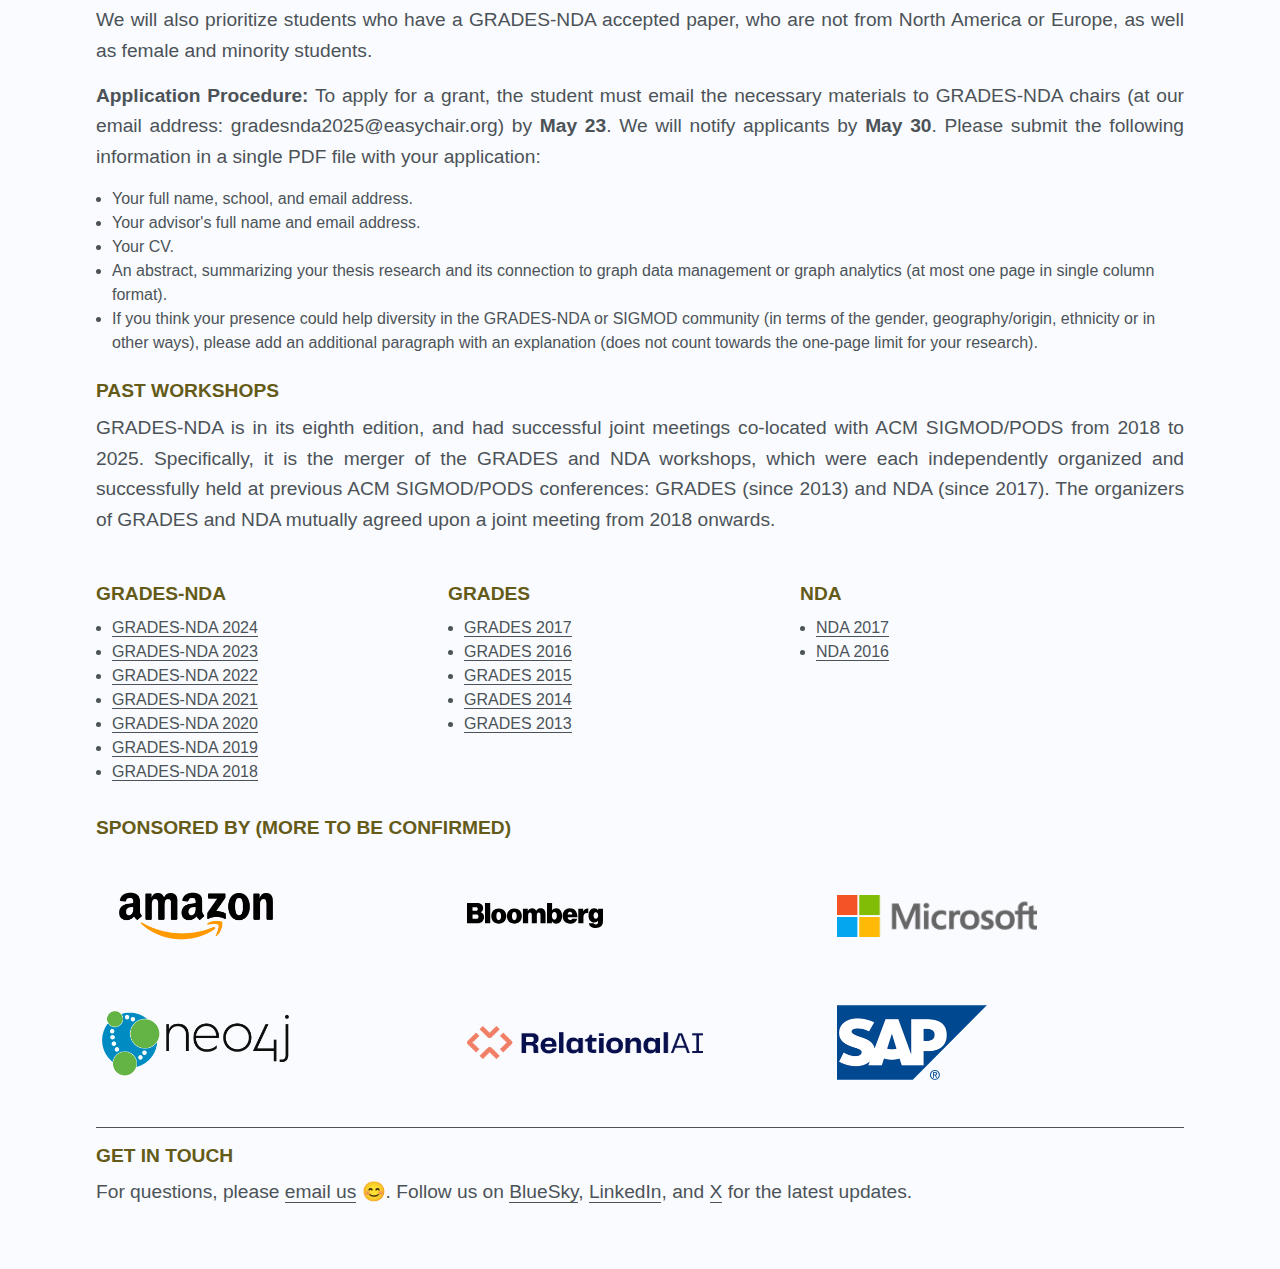
<file: 2025/index.html>
Ana<!doctype html>
<html>
<head>
    <meta charset="utf-8">
    <meta http-equiv="X-UA-Compatible" content="IE=edge">
    <meta name="viewport" content="width=device-width, initial-scale=1.0">

    <link rel="shortcut icon" href="img/favicon.ico">
    <link rel="stylesheet" href="css/vendor/fluidbox.min.css">
    <link rel="stylesheet" href="css/main.css">

    <title>GRADES-NDA 2025</title>
    <style>
        p {
            text-align: justify;
        }
        .photo-grid {
            display: flex;
            align-items: center;
        }
        .photo-grid a.col-4 {
            width: 24%;
            width: calc(25% - 16px);
            vertical-align: center;
        }
    </style>
</head>
<body>

<header>
   
    
    
    <div>
        <a href="/"><img src="img/grades_nda_v3_twitter.png" alt="Example photo" style="width:13%; margin-right: 1em;"></a>
        <a href="/"><img src="img/logo-berlin.jpg" alt="GRADES-NDA" style="width:80%"></a>
    </div>
    <div id="title-container">8th Joint Workshop on Graph Data Management
        Experiences &amp; Systems (GRADES) and Network Data Analytics (NDA)
    </div>
    <div id="subtitle-container"> Co-located with <a href="https://2026.sigmod.org/"> SIGMOD/PODS 2025 </a> (June 27, 2025, Berlin, Germany)
    </div>
    <br/>&nbsp;
    <div>
        <a href="https://bsky.app/profile/grades-nda.bsky.social"><img src="img/logo-bluesky.png" alt="BlueSky logo" width="28" height="28"> Follow @grades-nda.bsky.social</a>
        <!-- <a href="https://twitter.com/gradesnda?ref_src=twsrc%5Etfw" class="twitter-follow-button" data-show-count="false" data-size="large">Follow @gradesnda</a><script async src="https://platform.twitter.com/widgets.js" charset="utf-8"></script> -->
    </div>
    <nav>
        <ul>
           <li><a href="#accepted" class="bordered">Accepted Papers</a></li> 
<!--             <li><a href="#">Registration</a></li>-->
            <li><a href="#dates">Important Dates</a></li>
            <li><a href="#program" class="bordered">Program</a></li>
<!--             <li><a href="https://dl.acm.org/doi/proceedings/10.1145/3461837" class="bordered">Proceedings</a></li> -->
<!--             <li><a href="#submission">Paper Submission</a></li> -->
            <li><a href="#pc">Program Committee</a></li>
<!--             <li><a href="#travel">Travel Awards</a></li> -->
            <li><a href="#previous">Past Workshops</a></li>
            <li><a href="#sponsors">Sponsors</a></li>
       </ul>
    </nav>
</header>

<div id="content">

    <section class="row">
        <div class="col-full">
            <h2>Call for Papers</h2>
            <p> The GRADES-NDA workshop explores the challenges, application areas, and usage scenarios of managing large-scale graphs.  
	        It provides a forum for exchanging ideas on mining, querying, and learning from real-world network data, fostering interdisciplinary collaboration, and sharing datasets and benchmarks. 
	    <!--    The workshop highlights technical contributions in graph data management systems, emphasizing practical implementations over isolated techniques.	 -->   
	    </p>
            <p> GRADES-NDA brings together researchers from academia, industry, and government to discuss advances in large-scale graph data management and analytics. Its scope covers
                domain-specific challenges, noise handling in real-world graphs, and innovations in databases, data mining, machine learning, data streaming, 
                network science, and graph algorithms. Case studies across diverse areas are welcome, including Social Networks, Business Analytics, Healthcare, 
                and Cybersecurity.
            </p>
            <p>Topics of interest include but are not limited to the following.</p>
            <ul>
                <li>Graph modeling and processing  &ndash;  advances in representing, visualizing, storing, indexing, querying, and managing graph data.</li>
                <li>Graph query languages, visualization, and querying interfaces  &ndash;  design, usability, practical implementations, and use cases.</li>
                <li>Knowledge Graphs  &ndash;  construction, augmentation, reasoning, and neuro-symbolic approaches.</li>
                <li>GenAI techniques &ndash;  integration of Knowledge Graphs and LLMs for information retrieval, question answering, knowledge inference, and natural language understanding.</li>
                <li>Graph processing platforms  &ndash;  including Titan, Giraph, GraphChi, SPARK/GraphX, GraphLab/PowerGraph, and others.</li>
                <li>Human-centric graph processing  &ndash;  interactive approaches for graph data exploration, querying, and analytics.</li>
                <li>Reliable graph data processing &ndash; validation and verification techniques for ensuring the trustworthiness of algorithms, query languages, applications, and systems.</li>
                <li>Graph metrics  &ndash;  methods for measuring graph characteristics, e.g., diameter, eigenvalues, triangle counting.</li>
                <li>Spatial and temporal graph analytics  &ndash;  updates, dynamic graphs, streaming analytics, evolution tracking, point-of-interest recommendation, community structure detection, etc.</li>
                <li>Graph mining and machine learning  &ndash;  including heterogeneous networks and knowledge graphs.</li>
                <li>Graph summarization and sampling  &ndash;  efficient methods for large-scale data.</li>
                <li>Noisy and uncertain graphs  &ndash;  analytics on incomplete, inconsistent, or unreliable data.</li>
                <li>Network dynamics  &ndash;  game theory, social contagion, and information propagation.</li>
                <li>Domain-specific graph analytics  &ndash;  applications in social networks, biology, business, finance, healthcare, transportation, etc.</li>
                <li>Vision and systems papers  &ndash;  potential or real applications of graph management, especially in the era of large language models.</li>
            </ul>
            <br>
            <p> Accepted archival papers will be published by ACM, indexed by DBLP, and will be available in the ACM DL.</p>
        </div>
    </section>

<!--
     \item \emph{Graph modeling and processing}: Advances in techniques for representing, visualizing, storing, indexing, querying, and managing graph data.
 \item \emph{RDF and Graph Databases:}
   \begin{itemize}
       \item Data and/or index structures.
       \item Proposals of benchmarks for RDF and graph database workloads and their performance evaluation on diverse data management systems.     
       \item Query processing and optimization algorithms for RDF and graph database systems.
       \item System descriptions.
   \end{itemize}
 \item \emph{Dynamic and temporal graphs}: 
  \begin{itemize}
       \item Efficient and reliable change updates in graph data.
       \item Managing evolving networks and their applications.
       \item Analysing evolution and detection of community structures in real-world graphs.
       \item Spatio-temporal graph analytics.
   \end{itemize}
 \item \emph{Graph metrics}: Methods for measuring graph characteristics, e.g., diameter, eigenvalues, triangle counting.
 \item \emph{Scalable graph processing}: Innovations in technologies for large-scale graph analytics.
 \begin{itemize}
    \item \emph{Core graph platforms and parallel computing frameworks}: Exploration of graph processing platforms and parallel computing technologies, e.g., Titan, Giraph, GraphChi, SPARK/GraphX, GraphLab/PowerGraph, with a focus on scalability, performance optimization, and practical applications.
    \item \emph{Mining and machine learning on heterogeneous networks}: Techniques for extracting insights and patterns from heterogeneous networks, with applications in clustering, link prediction, anomaly detection, representation learning, etc.
    \item Experiences or techniques for graph-specific operations such as traversals or inference/reasoning in the context of large data sets and on the systems that implement those operations.
    \item Graph summarization and sampling
 \end{itemize}
 \item \emph{Human-centric graph processing: Interactive} techniques and human-in-the-loop approaches to enhance graph data exploration, querying, and analytics.
 \item \emph{GenAI techniques}: Integration of Knowledge Graphs and Large Language Models for information retrieval, question answering, knowledge inference, and natural language understanding.
 \item \emph{Neuro-symbolic approaches}: Hybrid techniques that combine Graph Neural Networks (GNNs) with rule-based systems for reasoning and analytics.
 \item \emph{Reliability and security}: Verification and validation tools and techniques for trustworthy graph data processing, as well as security aspects, such as differential privacy and blockchain/graph-based ledgers. 
 \item \emph{Education}: Best practices for teaching emerging graph technologies, experience reports from educators, and innovative approaches to training students and practitioners.
  \item \emph{Applications}: Descriptions of graph data management use cases and query workloads, and experiences with applying data management technologies in various areas, including but not limited to:
 \begin{itemize}
     \item Social Networks; Citation Networks; Co-Purchase Networks
     \item Game Theory, Social contagion and Information propagation on networks
     \item Biological Network Data; Ecological data
     \item Retail, Marketing, and Media
     \item Financial Services and Business Data Analysis
     \item Customer Care; Healthcare; Transportation data
     \item Cybersecurity
 \end{itemize}
 \item \emph{Vision papers} describing potential applications and benefits of graph management.
-->

<section class="row">
		<div class="col-full">
			<h2><a id="accepted"></a>Accepted Papers (Archival)</h2>
			<ul>
		<li>Naima Abrar Shami and Vasiliki Kalavri.<br> <b>Bridging GNN Inference and Dataflow Stream Processing: Challenges and Opportunities</b>.</li>
		<li>Bishwajit Bhattacharjee, Nafis Ahmed, Sujaya Maiyya, and Renee Miller. <br> <b>Towards Oblivious Property Graph Databases</b>.</li>
		<li>Simon Grätzer, Lars Heling, and Pavel Klinov.<br> <b>BARQ: A Vectorized SPARQL Query Execution Engine</b>.</li>
                <li>Janik Hammerer and Wim Martens.<br> <b>A Compendium of Regular Expression Shapes in SPARQL Queries</b>.</li>
		<li>Leonid Libkin, Cristina Sirangelo, and Deniz Yilmaz.<br> <b>Extending Pattern Matching Queries in Property Graphs with Interpreted Predicates</b>.</li>
		<li>Hrishikesh Terdalkar, Angela Bonifati, and Andrea Mauri.<br> <b>Graph Repairs with LLMs: An Empirical Study</b>.</li>
		<li>Chongyang Xu and Laurent Bindschaedler.<br> <b>Everything You Wanted to Know About Graph Neural Network Partitioning (But Were Afraid to Ask)</b>.</li>
		<li>Hadar Rotschield and Liat Peterfreund.<br> [Short Research Paper] <b>Towards Cross-Model Efficiency in SQL/PGQ</b>.</li>
			</ul> <br>

			<h2>Accepted Papers (Non-Archival)</h2>
			<ul>
			<li>Shaoshuai Du, Joze Rozanec, Ana Lucia Varbanescu, and Andy D. Pimentel.<br> <b>Understanding Streaming Graph Processing Systems: a Comparative Study of Models, Performance, and Trade-offs</b>.</li>
			<li>Cheng Huang, Johannes Langguth, Davide Mottin, and Ira Assent.<br>  <b>GCore: A Fast GPU-parallelized Approach to D-Core Decomposition</b>.</li>
			<li>Dmytro Lopushanskyy and Borun Shi.<br>  <b>Graph Neural Networks on Graph Databases</b>.</li>
			<li>Larissa Shimomura, George Fletcher, Hiroaki Shiokawa, Toshiyuki Amagasa, and Md Abu Marjan.<br>  <b>Towards Documentation Guidelines for Property Graphs</b>.</li>
			<li>Srinitish Srinivasan and Omkumar Cu.<br>  <b>Lorentzian Graph Isomorphic Network</b>.</li>
			</ul>
</div>
</section>

<section class="row">
    <div class="col-full">
        <h2>Keynote Speakers</h2>
        <p> We are honored to have the following keynote speakers to talk about their exciting research in the broad fields of network science and of graph data management.</p>
        <ul>
            <li><a href="https://www.cirocattuto.info/">Ciro Cattuto</a>&nbsp;  ISI Foundation</li>
            <li><a href="https://web.eecs.umich.edu/~dkoutra/">Danai Koutra</a>&nbsp; University of Michigan, Amazon Scholar</li>
            <li><a href="http://libk.in/">Leonid Libkin</a>&nbsp; University of Edinburgh, IRIF, RelationalAI</li>
        </ul>
    </div>
</section>

<section class="row">
    <div class="col-full">
        <h2><a id="program"></a>Program</h2>
        <p style="color:gray"><i>All times are in CET (Central European Time, UTC/GMT + 1 hour).</i></p>
        <p class="session">
        <div class="separator"><b>Opening remarks bright and early at 8AM</b></div>
        </p>

        <p class="session">
            <span class="time">8:15-8:55</span>
            <span class="stitle">Session 1</span>
        </p>
        <ul>
            <li class="paper">
                <span class="title">[8:15-8:30] Everything You Wanted to Know About Graph Neural Network Partitioning (But Were Afraid to Ask).</span>
                <span class="authors">Chongyang Xu and Laurent Bindschaedler.</span>
            </li>
            <li class="paper">
                <span class="title">[8:30-8:45] Bridging GNN Inference and Dataflow Stream Processing: Challenges and Opportunities.</span>
                <span class="authors">Naima Abrar Shami and Vasiliki Kalavri.</span>
            </li>
            <li class="paper">
                <span class="title">[8:45-8:55] GCore: A Fast GPU-parallelized Approach to D-Core Decomposition.</span>
                <span class="authors">Cheng Huang, Johannes Langguth, Davide Mottin, and Ira Assent.</span>
            </li>
         </ul>

        <p class="session">
            <div class="separator">Quick break (5 mins)</div>
        </p>

        <p class="session">
            <span class="time">9:00-09:45</span>
            <span class="stitle">A Decade of Measuring and Modeling Human Proximity Networks: Lessons Learned and Open Challenges - <i>Ciro Cattuto</i></span><img src="img/ciro.jpeg" alt="" height="200" width="185" id="bio-pic" />
            <span class="abstract"><b>Abstract:</b> 
                Digital technologies allow us to quantify many important human behaviors and have revolutionized how we think about human mobility, opening new avenues for research in computational social science, urban mobility, epidemiology, and more. This talk will focus on human proximity networks measured using wearable proximity sensors, reviewing the decade-long experience of the SocioPatterns collaboration. We will discuss the evolution and state of the art of measurement technology and the lessons learned from more than a decade of data collection experiences in various real-world environments, including schools, hospitals, households, low-resource rural settings, and more. We will illustrate the complex features and emergent patterns of time-resolved proximity networks and discuss how ideas and methods from network science and machine learning can support their modeling in important application scenarios. We will highlight open challenges in the low-dimensional representation of time-resolved interaction networks and in the development of generative models of realistic interaction data.
            </span>
            <span class="bio"><b>Speaker bio:</b> 
                Ciro Cattuto is the Scientific Director of the ISI Foundation, a non-profit research institute based in Turin, Italy, that focuses on data science, complex systems, and their applications to public health and social impact. He holds a Ph.D. in Physics from the University of Perugia and has conducted research at the University of Michigan (USA), the Enrico Fermi Center (Rome), and the Frontier Research System of RIKEN (Japan). He was an Associate Professor in the Department of Computer Science at the University of Torino, served as an Expert for the Italian Department of Digital Transformation, and sat on the COVID-19 Data Task Force of the Italian Ministry of Innovation. Ciro Cattuto is a founder and principal investigator of SocioPatterns, a long-running international collaboration that measures and models human proximity networks using wearable sensors.
            </span>
        </p>

        <p class="session">
            <span class="time">9:45-10:30</span>
            <span class="stitle">Session 2</span>
        </p>
        <ul>
            <li class="paper">
                <span class="title">[9:45-10:00] Extending Pattern Matching Queries in Property Graphs with Interpreted Predicates.</span>
                <span class="authors">Leonid Libkin, Cristina Sirangelo, and Deniz Yilmaz.</span>
            </li>
            <li class="paper">
                <span class="title">[10:00-10:15] Graph Repairs with LLMs: An Empirical Study.</span>
                <span class="authors">Hrishikesh Terdalkar, Angela Bonifati, and Andrea Mauri.</span>
            </li>
            <li class="paper">
                <span class="title">[10:15-10:30] Towards Oblivious Property Graph Databases.</span>
                <span class="authors">Bishwajit Bhattacharjee, Nafis Ahmed, Sujaya Maiyya, and Renee Miller.</span>
            </li>
        </ul>

        <p class="session">
        <div class="separator">Coffee Break + free-roam posters (30 mins)</div>
        </p>

        <p class="session">
            <span class="time">11:00-11:45</span>
            <span class="stitle">Not all Neighbors Agree: Graph Learning Beyond Homophily - <i>Danai Koutra</i></span><img src="img/danai.jpeg" alt="" width="200" height="222" id="bio-pic-2" />
            <span class="abstract"><b>Abstract:</b> 
                Graph neural networks (GNNs) have become a cornerstone of graph-based machine learning, demonstrating strong performance across a variety of applications spanning recommendation systems, molecular analysis, and social networks. While a wide variety of GNN models have been proposed, most of them perform best in graphs that exhibit the property of homophily, in which linked nodes often belong to the same class or have similar features, echoing the adage “birds of a feather flock together”. 
                In this talk, I will present our recent advances in understanding and improving GNNs in the presence of heterophily. I will introduce effective GNN designs for node classification and link prediction, and present a learnable variant of Laplacian positional encodings that generalizes to heterophilic graphs and improves performance across a range of architectures, including graph transformers. Beyond static node classification, I will introduce a dynamic homophily metric that more accurately correlates with GNN performance on dynamic graphs. I will then discuss how heterophily relates to core challenges such as oversmoothing and robustness. Moving beyond global homophily, I will demonstrate how local homophily variations can lead to performance disparities across node groups, ultimately resulting in unfair predictions. I will conclude with a retrospective on the field’s progress over the past five years and outline directions for future research.
            </span>
            <span class="bio"><b>Speaker bio:</b> 
                Danai Koutra is an Associate Professor of Computer Science and Engineering at the University of Michigan and an Amazon Scholar. Her research interests include graph mining and learning, graph–LLM joint models, and graph summarization. Her work has been applied to social, collaboration, and web networks, as well as brain connectivity graphs. Danai has won the Presidential Early Career Award for Scientists and Engineers (PECASE), the 2024 IBM Early Career Data Mining Research Award, the 2023 Tao Li Award, an NSF CAREER Award, an ARO Young Investigator Award, the 2020 SIGKDD Rising Star Award, multiple industry-sponsored research faculty awards, a Precision Health Investigator Award, and the 2016 ACM SIGKDD Dissertation Award. She has also received nine paper awards and the 2022 IEEE ICDM Test-of-Time Award. In terms of service, she is currently Program Chair for the IJCAI 2025 Survey Track and has previously served as Program Chair for ACM SIGKDD, ECML/PKDD, and The Web Conference (track chair).
            </span>
        </p>

        <p class="session">
            <div class="separator">Quick Break (5 mins)</div>
        </p>

        <p class="session">
            <span class="time">11:50-12:30</span>
            <span class="stitle">Session 3</span>
        </p>
        <ul>
            <li class="paper">
                <span class="title">[11:50-12:05] A Compendium of Regular Expression Shapes in SPARQL Queries.</span>
                <span class="authors">Janik Hammerer and Wim Martens.</span>
            </li>
            <li class="paper">
                <span class="title">[12:05-12:20] BARQ: A Vectorized SPARQL Query Execution Engine.</span>
                <span class="authors">Simon Grätzer, Lars Heling, and Pavel Klinov.</span>
            </li>
            <li class="paper">
                <span class="title">[12:20-12:30] Towards Cross-Model Efficiency in SQL/PGQ.</span>
                <span class="authors">Hadar Rotschield and Liat Peterfreund.</span>
            </li>
        </ul>

        <p class="session">
            <div class="separator">Lunch + free-roam posters (1h30 mins)</div>
        </p>

        <p class="session">
            <span class="time">14:00-15:00</span>
            <span class="stitle">GQL in academia: a progress report - <i>Leonid Libkin</i></span><img src="img/leonid.jpeg" alt="" width="200" height="222" id="bio-pic-2" />
            <span class="abstract"><b>Abstract:</b> 
                The GQL standard was introduced just over a year ago, following the earlier release of SQL/PGQ — both based on a shared graph pattern-matching. Their design was primarily driven by industry, with academia largely responding in its wake. In the short time that was available, we have created formal models of GQL and PGQ, differing in how closely they adhere to the standards, and used them to analyze both languages. This talk will provide an overview of these models and recent insights into the expressive power of GQL queries, pointing out current limitations and suggesting research directions for future improvements of graph query standards.
            </span>
            <span class="bio"><b>Speaker bio:</b> 
                Leonid Libkin is a professor of computer science at the University of Edinburgh and query language researcher at RelationalAI; he is also holding part-time industrial chair position at Université Paris-Cité. He was previously scientific advisor to Neo4j, professor at the University of Toronto, at École Normale Supérieure, and member of research staff at Bell Laboratories in Murray Hill. He received his PhD from the University of Pennsylvania in 1994. His main research interests are in the areas of data management and logic in computer science. He has written five books and over 250 technical papers. His awards include a Marie Curie Chair Award, a Royal Society Wolfson Research Merit Award, and eight Best Paper Awards. He has chaired program committees of major database and logic conferences (PODS, LICS, ICDT), and served as chair of the 2010 Federated Logic Conference and general chair of PODS. He is an ACM fellow, a fellow of the Royal Society of Edinburgh, and a member of Academia Europaea.
                <ul>
                    <li class="paper">
                        <span class="title">[14:45-15:00] A Programming Language for Relational Data (RelationalAI Sponsor talk).</span>
                        <span class="authors">Wim Martens.</span>
                    </li>
                 </ul>
            </span>
        </p>

        <p class="session">
            <div class="separator">Coffee break + free-roam posters (30 mins)</div>
        </p>

        <p class="session">
            <span class="time">15:30-16:30</span>
            <span class="stitle">Session 4 (Sponsor Talks)</span>
        </p>

	<ul>
            <li class="paper">
                <span class="title">[15:30-15:45] Aurendil: A Future Graph Database Runtime (Neo4j Sponsor Talk).</span>
                <span class="authors">James Clarkson.</span>
            </li>
            <li class="paper">
                <span class="title">[15:45-16:00] Neuro-symbolic rules processing using SAP HANA (SAP Sponsor Talk).</span>
                <span class="authors">Felix Sasaki.</span>
            </li>
            <li class="paper">
                <span class="title">[16:00-16:15] Knowledge Graph Design for Contextualizing Knowledge (Bloomberg Sponsor Talk).</span>
                <span class="authors">Michael Pool.</span>
            </li>
	     <li class="paper">
                <span class="title">[16:15-16:30] Designing A OneGraph Engine (Amazon Sponsor Talk).</span>
                <span class="authors">Lefteris Sidirourgos.</span>
            </li>
        </ul>

        <p class="session">
            <div class="separator">~</div>
        </p>

        <br>
        <p>Posters:</p>
	    <b>All of the above papers will also feature corresponding posters. In addition, we will display the following works:</b>
	    <br>
	    <br>
        <ul>
            <li class="paper">
                <span class="title">Graph Neural Networks on Graph Databases.</span>
                <span class="authors">Dmytro Lopushanskyy and Borun Shi.</span>
            </li>
            <li class="paper">
                <span class="title">Position Paper: Towards Documentation Guidelines for Property Graphs.</span>
                <span class="authors">Larissa Shimomura, George Fletcher, Hiroaki Shiokawa, Toshiyuki Amagasa, and Md Abu Marjan.</span>
            </li>
            <li class="paper">
                <span class="title">Lorentzian Graph Isomorphic Network.</span>
                <span class="authors">Srinitish Srinivasan and Omkumar Cu.</span>
            </li>
        </ul>

         <p class="session">
        <div class="separator"><b>Closing remarks and reception</b></div>
        </p>

    </div>
</section>
	
	<section class="row">
		<div class="col">
			<h2><a id="dates"></a>Important Dates</h2>
			<ul>
                <li>Abstract Submission: <s>March 17, 2025</s> March 24, 2025</li>
                <li>Paper Submission: <s>March 31, 2025</s> April 4, 2025 (firm)</li>
                <li>Notifications: <s>May 1, 2025</s></li>
                <li>Camera Ready Submission: <s>May 11, 2025</s> May 16, 2025 (firm)</li>
                <li>Workshop Date: June 27, 2025</li>
			</ul>
			<p></p>
			<i>All deadlines are 23:59 AoE.</i>
            <p></p>
		</div>
		<div class="col">
			<h2>Workshop Organizers</h2>
			<ul>
                <li><a href="https://cs.au.dk/~clan/people/aarora">Akhil Arora</a>, Aarhus University &amp; Copenhagen Center for Social Data Science, Denmark</li>
                <li><a href="https://web4.ensiie.fr/~stefania.dumbrava">Stefania Dumbrava</a>, ENSIIE &amp; Télécom SudParis, France</li>
			</ul><br>
			<h2>Steering Committee</h2>
			<ul>
                <li><a href="http://olafhartig.de/">Olaf Hartig</a>, Amazon Web Services (AWS) &amp; Link&ouml;ping University, Sweden</li>
                <li><a href="https://cs.uwaterloo.ca/~ssalihog/">Semih Salihoglu</a>, University of Waterloo &amp; Kùzu, Canada</li>
				<li><a href="https://cs-people.bu.edu/vkalavri/">Vasiliki Kalavri</a>, Boston University, US</li>
                <li><a href="https://www.tue.nl/en/research/researchers/george-fletcher/">George Fletcher</a>, TU Eindhoven, The Netherlands</li>
			</ul>
		</div>
	</section>

    <section class="row">
        <div class="col-full">
            <h2><a id="submission"></a>Paper Submission</h2>
            <p>Authors are invited to submit original, unpublished research papers in the following categories: </p>
            <ul>
                <li><b>Archival</b> : Accepted papers under this category will be published by the ACM, indexed by DBLP, and will be available in the ACM DL.</li>
            <ul>
                <li>Regular (long) papers should be a maximum of 8 pages, excluding references and appendix.</li>
                <li>Short papers, demonstration papers, and vision papers should be a maximum of 4 pages, excluding references and appendix.</li>
                <li>Case studies should be a maximum of 4 pages, excluding references and appendix.</li>
            </ul> <br>
                <li>🆕 <b>Non-archival</b> : Accepted papers under this category will not be published in the proceedings, but will be listed on the website.</li>
                <ul>
                <li>Papers that are suitable for this category are work-in-progress papers presenting early results.<br>
                    These papers should be a maximum of 4 pages in length, excluding references and appendix.</li>
                </ul>       
            </ul> <br>

	    <p> Please indicate the submission type in the title of the paper, e.g., "[Regular Research Paper] XXX", "[Short Research Paper] XXX", "[Demo] XXX", "[Case-Study] XXX", "[Vision] XXX", 
		    "[Work-in-progress] XXX" </p>
            <p>Submissions must follow the latest 2-column <a href="https://www.acm.org/publications/proceedings-template">ACM Primary Article Template</a> (<a href="https://www.overleaf.com/latex/templates/association-for-computing-machinery-acm-sig-proceedings-template/bmvfhcdnxfty">Overleaf template</a>). </p>
            <p>Reviewing will be double-anonymous, for which the submissions must be anonymized by following the same anonymity requirements as for <a href="https://2025.sigmod.org/calls_papers_sigmod_research.shtml">regular track papers at the SIGMOD/PODS 2025 conference</a>. </p>
            <p>You can use the following LaTeX command to compile your paper without author names:</p>
            <p><code>\documentclass[sigconf, anonymous, review]{acmart}</code>.</p>

            <p>Submissions that do not follow these requirements will be desk-rejected.</p>
            <p>Submissions will be handled through Easychair.
            To submit click <a href="https://easychair.org/conferences/?conf=gradesnda2025">here</a>.
            </p>
        </div>
    </section>

  <section class="row">
        <div class="col-full">
            <h2><a id="pc"></a>Program Committee</h2>
            <ul>
<li>  <b>Shubhangi Agarwal</b>, Université Lyon 1, LIRIS, CNRS, France </li> 
<li>  <b>Renzo Angles</b>, Universidad de Talca, Chile </li> 
<li>  <b>Amitabha Bagchi</b>, Indian Institute of Technology, India </li> 
<li>  <b>Srikanta Bedathur</b>, Indian Institute of Technology, India </li> 
<li>  <b>Kaustubh Beedkar</b>, Indian Institute of Technology, India </li> 
<li>  <b>Yang Cao</b>, University of Edinburgh, UK </li> 
<li>  <b>James Clarkson</b>, Neo4j, USA </li> 
<li>  <b>Sourav Dutta</b>, Huawei Research Center, Ireland </li> 
<li>  <b>Lisa Ehrlinger</b>, Hasso-Plattner-Institut, Germany </li> 	 
<li>  <b>Lorena Etcheverry</b>, Universidad de la República, Uruguay </li> 
<li>  <b>Sainyam Galhotra</b>, Cornell University, USA </li>
<li>  <b>Amélie Gheerbrant</b>, Université de Paris, IRIF, CNRS, France </li> 
<li>  <b>Paul Groth</b>, University of Amsterdam, The Netherlands </li> 
<li>  <b>Jan Hidders</b>, Birkbeck College, University of London, UK </li> 
<li>  <b>Panagiotis Karras</b>, University of Copenhagen, Denmark </li> 
<li>  <b>Haridimos Kondylakis</b>, ICS-FORTH, Greece </li> 
<li>  <b>Longbin Lai</b>, Alibaba Group, China </li> 
<li>  <b>Sahil Manchanda</b>, Pocket FM Data Science Team, India </li> 
<li>  <b>Silviu Maniu</b>, Université Grenoble Alpes, LIG, CNRS, France </li> 
<li>  <b>Ioana Manolescu</b>, INRIA, Institut Polytechnique de Paris, France </li> 
<li>  <b>Victor Marsault</b>, Université Gustave Eiffel, CNRS, LIGM, France </li> 
<li>  <b>Andrea Mauri</b>, Université Lyon 1, LIRIS, CNRS, France </li> 
<li>  <b>Amine Mhedhbi</b>, École Polytechnique de Montréal, Canada </li> 
<li>  <b>Davide Mottin</b>, Aarhus University, Denmark </li> 
<li>  <b>Serafeim Papadias</b>, TU Berlin, Germany </li> 
<li>  <b>Marcus Paradies</b>, Ludwig-Maximilians-Universität München, Germany </li> 
<li>  <b>Liat Peterfreund</b>, Hebrew University, RelationalAI, Israel </li> 
<li>  <b>Evaggelia Pitoura</b>, University of Ioannina, Greece </li> 
<li>  <b>Yuya Sasaki</b>, Osaka University, Japan </li> 
<li>  <b>Semih Salihoglu</b>, University of Waterloo, Kùzu, Canada </li> 
<li>  <b>Petra Selmer</b>, Bloomberg, UK </li> 
<li>  <b>Hrishikesh Terdalkar</b>, Université Lyon 1, LIRIS, CNRS, France </li>		   
<li>  <b>Dominik Tomaszuk</b>, University of Bialystok, Poland </li> 
<li>  <b>Riccardo Tommasini</b>, INSA Lyon, LIRIS, CNRS, France </li> 
<li>  <b>Georgia Troullinou</b>, Université Grenoble Alpes, France </li> 
<li>  <b>Ana Lucia Varbanescu</b>, University of Amsterdam, The Netherlands </li> 
<li>  <b>Genoveva Vargas-Solar</b>, CNRS, Université Lyon 1, LIRIS, France </li> 
<li>  <b>Nikolay Yakovets</b>, Eindhoven University of Technology, The Netherlands </li> 

       </ul>
        </div>
    </section>

<!--
    <section class="row">
        <div class="col-full">
            <h2><a id="pc"></a>Program Committee</h2>
            <ul>
<li>	Renzo	Angles,	Universidad de Talca	</li>
<li>	Marcelo	Arenas,	PUC Chile	</li>
<li>	Amitabha	Bagchi,	Indian Institute of Technology, Delhi	</li>
<li>	Kaustubh	Beedkar,	IIT Delhi	</li>
<li>	Yang	Cao,	The University of Edinburgh	</li>
<li>	Nathalie	Charbel,	Neo4j	</li>
<li>	Juan	Colmenares,	Microsoft	</li>
<li>	Sourav	Dutta,	Huawei Research	</li>
<li>	George H. L.	Fletcher,	Eindhoven University of Technology	</li>
<li>	Russ	Harmer,	CNRS & ENS Lyon	</li>
<li>	Jan	Hidders,	Birkbeck College, University of London	</li>
<li>	Davide	Mottin,	Aarhus University	</li>
<li>	Nikos	Ntarmos,	Huawei Technologies R&D (UK) Ltd	</li>
<li>	Evaggelia	Pitoura,	Univ. of Ioannina	</li>
<li>	Petra	Selmer,	Bloomberg	</li>
<li>	Marco	Serafini,	University of Massachusetts Amherst	</li>
<li>	Hiroaki	Shiokawa,	University of Tsukuba	</li>
<li>	Vasileios	Trigonakis,	Oracle Labs	</li>
<li>	Hannes	Voigt,	Neo4j	</li>
<li>	Yinghui	Wu,	Case Western Reserve University	</li>
<li>	Yinglong	Xia,	Facebook	</li>
<li>	Yuichi	Yoshida,	National Institute of Informatics	</li>
<li>	Shangdi	Yu,	MIT	</li>

            </ul>
        </div>
    </section>
-->	
	<section class="row">
        <div class="col-full">
            <h2><a id="travel"></a>Student Travel Awards</h2>
            <p>Thanks to the generous support of our Sponsors, we are offering awards for selected students to attend GRADES-NDA@SIGMOD in person. 
		    Each awardee will receive a stipend to <b>partially cover</b> the expense to attend the conference in-person. 
		    Awardees are expected to register and attend the GRADES-NDA Workshop 
		    and encouraged to attend the SIGMOD conference. Students will have to make their own arrangements for travel and accommodation. 
		    These awards are only for students who can attend in person. 
		    If you cannot attend in person, we advise you to check with <a href="https://2025.sigmod.org/travel_awards.shtml">the SIGMOD travel awards committee</a>.</p>
            <p><b>Eligibility:</b> Applicants need to be full-time undergraduate or graduate students. 
		    You do not need to have an accepted paper to GRADES-NDA (or SIGMOD) to be eligible. 
		    We will primarily prioritize students whose advisors cannot provide financial support. 
		    We will also prioritize students who have a GRADES-NDA accepted paper, who are not from North America or Europe, 
		    as well as female and minority students. </p>
            <p><b>Application Procedure:</b> To apply for a grant, the student must email the necessary materials to GRADES-NDA chairs (at our email address: gradesnda2025@easychair.org) by <b>May 23</b>. 
		    We will notify applicants by <b>May 30</b>.
                    Please submit the following information in a single PDF file with your application:</p>
            <ul>
                <li>Your full name, school, and email address.</li>
                <li>Your advisor's full name and email address.</li>
                <li>Your CV.</li>
                <li>An abstract, summarizing your thesis research and its connection to graph data management or graph analytics (at most one page in single column format).</li>
                <li>If you think your presence could help diversity in the GRADES-NDA or SIGMOD community (in terms of the gender, geography/origin, ethnicity or in other ways), please add an additional paragraph with an explanation (does not count towards the one-page limit for your research).</li>
            </ul>
        </div>
    </section>

    <section class="row">
        <h2 id="previous">Past Workshops</h2>
        <p>GRADES-NDA is in its eighth edition, and had successful joint meetings co-located with ACM SIGMOD/PODS from 2018 to 2025. Specifically, it is the merger of the GRADES and NDA workshops, which were each independently organized and successfully held at previous ACM SIGMOD/PODS conferences: GRADES (since 2013) and NDA (since 2017). The organizers of GRADES and NDA mutually agreed upon a joint meeting from 2018 onwards.</p><br>
        <div class="col" style="width:30%">
            <h2>GRADES-NDA</h2>
            <ul>
                <li><a href="http://gradesnda.github.io/2024/">GRADES-NDA 2024</a></li>
                <li><a href="http://gradesnda.github.io/2023/">GRADES-NDA 2023</a></li>
                <li><a href="http://gradesnda.github.io/2022/">GRADES-NDA 2022</a></li>
                <li><a href="http://gradesnda.github.io/2021/">GRADES-NDA 2021</a></li>
                <li><a href="http://gradesnda.github.io/2020/">GRADES-NDA 2020</a></li>
                <li><a href="https://sites.google.com/site/gradesnda2019/">GRADES-NDA 2019</a></li>
                <li><a href="https://sites.google.com/site/gradesnda2018/">GRADES-NDA 2018</a></li>
            </ul>
        </div>
        <div class="col" style="width:30%">
            <h2>GRADES</h2>
            <ul>
                <li><a href="https://event.cwi.nl/grades/2017/index.shtml">GRADES 2017</a></li>
                <li><a href="https://event.cwi.nl/grades/2016/index.shtml">GRADES 2016</a></li>
                <li><a href="https://event.cwi.nl/grades/2015/index.shtml">GRADES 2015</a></li>
                <li><a href="https://event.cwi.nl/grades/2014/index.shtml">GRADES 2014</a></li>
                <li><a href="https://event.cwi.nl/grades/2013/index.shtml">GRADES 2013</a></li>
            </ul>
        </div>
        <div class="col" style="width:30%">
            <h2>NDA</h2>
            <ul>
                <li><a href="https://sites.google.com/site/networkdataanalytics2017/">NDA 2017</a></li>
                <li><a href="https://sites.google.com/site/networkdataanalytics2016/">NDA 2016</a></li>
            </ul>
        </div>
    </section>

    <section class="row">
        <div class="col-full">
            <h2 id="sponsors">Sponsored by (more to be confirmed)</h2>
            <div class="photo-grid">
                <a href="https://www.amazon.com/" class="col-3"><img src="img/amazon-logo.png" alt="Amazon" width="200"></a>
                <a href="https://www.bloomberg.com" class="col-3"><img src="img/logo-bloomberg.svg" alt="Bloomberg" width="200" style="padding-right: 4em"></a>
          <!--      <a href="https://neo4j.com/" class="col-3"><img src="img/google.png" alt="Google" width="200"></a> -->
                <a href="https://www.microsoft.com" class="col-3"><img src="img/microsoft-logo.png" alt="Microsoft" width="200"></a>
                <a href="https://neo4j.com/" class="col-3"><img src="img/neo4j-logo.png" alt="Neo4j" width="200"></a> 
                <a href="https://relational.ai/" class="col-3"><img src="img/Logo-RAI-Color-4x.png" alt="RelationalAI"  width="300" style="padding-right: 4em"></a>
                <a href="https://www.sap.com/" class="col-3"><img src="img/sap-logo.png" alt="SAP" width="150"></a>
            </div>
        </div>
    </section>

    <section class="row">
        <div class="col-full-b">
            <h2>Get in touch</h2>
            <p>
                For questions, please <a href="mailto:grades-nda@googlegroups.com">email us</a> &#x1F60A;. Follow us on <a href="https://bsky.app/profile/did:plc:4wn6us7ull5fscsqxedot2yy">BlueSky</a>, <a href="https://www.linkedin.com/company/grades-nda">LinkedIn</a>, and <a href="https://twitter.com/gradesnda">X</a> for the latest updates.
            </p>
        </div>
    </section>

</div>

<script src="//ajax.googleapis.com/ajax/libs/jquery/1.11.0/jquery.min.js"></script>
<script>
    if (!window.jQuery) {
        document.write('<script src="js/vendor/jquery.1.11.min.js"><\/script>');
    }
</script>

<script src="js/vendor/jquery.fluidbox.min.js"></script>
<script src="js/main.js"></script>

<script>
    (function (i, s, o, g, r, a, m) {
        i['GoogleAnalyticsObject'] = r;
        i[r] = i[r] || function () {
            (i[r].q = i[r].q || []).push(arguments)
        }, i[r].l = 1 * new Date();
        a = s.createElement(o),
            m = s.getElementsByTagName(o)[0];
        a.async = 1;
        a.src = g;
        m.parentNode.insertBefore(a, m)
    })(window, document, 'script', '//www.google-analytics.com/analytics.js', 'ga');

    ga('create', 'YOUR_GOOGLE_ANALYTICS_ID', 'auto');
    ga('send', 'pageview');

</script>

</body>
</html>

<!-- © 2014 - Based on free website template by <a href="http://www.pixelsbyrick.com">Rick Waalders</a> -->
</file>
<file: 2022/css/main.css>
@charset "UTF-8";
html, body, div, span, object, iframe,
h1, h2, h3, h4, h5, h6, p, blockquote, pre,
abbr, address, cite, code,
del, dfn, em, img, ins, kbd, q, samp,
small, strong, sub, sup, var,
b, i,
dl, dt, dd, ol, ul, li,
fieldset, form, label, legend,
table, caption, tbody, tfoot, thead, tr, th, td,
article, aside, canvas, details, figcaption, figure,
footer, header, hgroup, menu, nav, section, summary,
time, mark, audio, video {
  margin: 0;
  padding: 0;
  border: 0;
  outline: 0;
  vertical-align: baseline;
  background: transparent;
}

html, body {
  font-size: 100%;
}

article, aside, details, figcaption, figure, footer, header, hgroup, nav, section {
  display: block;
}

audio, canvas, video {
  display: inline-block;
}

audio:not([controls]) {
  display: none;
}

[hidden] {
  display: none;
}

html {
  font-size: 100%;
  -webkit-text-size-adjust: 100%;
  -ms-text-size-adjust: 100%;
}

html, button, input, select, textarea {
  font-family: sans-serif;
}

a:focus {
  outline: thin dotted;
  outline: 5px auto -webkit-focus-ring-color;
  outline-offset: -2px;
}
a:hover, a:active {
  outline: 0;
}

abbr[title] {
  border-bottom: 1px dotted;
}

b, strong {
  font-weight: bold;
}

blockquote {
  margin: 1em 40px;
}

dfn {
  font-style: italic;
}

mark {
  background: #ff0;
  color: #000;
}

pre, code, kbd, samp {
  font-family: monospace, serif;
  _font-family: "courier new", monospace;
  font-size: 1em;
}

pre {
  white-space: pre;
  white-space: pre-wrap;
  word-wrap: break-word;
}

blockquote, q {
  quotes: none;
}
blockquote:before, blockquote:after, q:before, q:after {
  content: "";
  content: none;
}

small {
  font-size: 75%;
}

sub, sup {
  font-size: 75%;
  line-height: 0;
  position: relative;
  vertical-align: baseline;
}

sup {
  top: -0.5em;
}

sub {
  bottom: -0.25em;
}

nav ul, nav ol {
  list-style: none;
  list-style-image: none;
}

img {
  border: 0;
  height: auto;
  max-width: 100%;
  -ms-interpolation-mode: bicubic;
}

svg:not(:root) {
  overflow: hidden;
}

fieldset {
  border: 1px solid #c0c0c0;
  margin: 0 2px;
  padding: 0.35em 0.625em 0.75em;
}

legend {
  border: 0;
  padding: 0;
  white-space: normal;
}

button, input, select, textarea {
  font-size: 100%;
  margin: 0;
  vertical-align: baseline;
}

button, input {
  line-height: normal;
}

button, input[type=button], input[type=reset], input[type=submit] {
  cursor: pointer;
  -webkit-appearance: button;
}

button[disabled], input[disabled] {
  cursor: default;
}

input[type=checkbox], input[type=radio] {
  box-sizing: border-box;
  padding: 0;
}

input[type=search] {
  -webkit-appearance: textfield;
  -moz-box-sizing: content-box;
  -webkit-box-sizing: content-box;
  box-sizing: content-box;
}

input[type=search]::-webkit-search-decoration, input[type=search]::-webkit-search-cancel-button {
  -webkit-appearance: none;
}

button::-moz-focus-inner, input::-moz-focus-inner {
  border: 0;
  padding: 0;
}

textarea {
  overflow: auto;
  vertical-align: top;
}

table {
  border-collapse: collapse;
  border-spacing: 0;
}

/* Neat 1.7.0
 * http://neat.bourbon.io
 * Copyright 2012-2014 thoughtbot, inc.
 * MIT License */
html {
  -webkit-box-sizing: border-box;
  -moz-box-sizing: border-box;
  box-sizing: border-box;
}

*, *:before, *:after {
  -webkit-box-sizing: inherit;
  -moz-box-sizing: inherit;
  box-sizing: inherit;
}

body {
  -webkit-font-feature-settings: "kern", "liga", "frac", "pnum";
  -moz-font-feature-settings: "kern", "liga", "frac", "pnum";
  -ms-font-feature-settings: "kern", "liga", "frac", "pnum";
  font-feature-settings: "kern", "liga", "frac", "pnum";
  -webkit-font-smoothing: antialiased;
  text-rendering: optimizeLegibility;
  background-color: #fafbff;
  color: #4c5358;
  font-family: "Gill Sans", "Gill Sans MT", Calibri, sans-serif;
  font-size: 1em;
  line-height: 1.5;
}

h1,
h2,
h3,
h4,
h5,
h6 {
  font-family: "Gill Sans", "Gill Sans MT", Calibri, sans-serif;
  line-height: 1.25;
  margin: 0;
  color: #fff;
}

h1 {
  font-size: 2.25em;
}

h2 {
  font-size: 2em;
}

h3 {
  font-size: 1.75em;
}

h4 {
  font-size: 1.5em;
}

h5 {
  font-size: 1.25em;
}

h6 {
  font-size: 1em;
}

p {
  margin: 0 0 0.75em;
  font-family: "Gill Sans", "Gill Sans MT", Calibri, sans-serif;
}

a {
  -webkit-transition: color 0.1s linear;
  -moz-transition: color 0.1s linear;
  transition: color 0.1s linear;
  color: #4c5358;
  text-decoration: none;
}
a:hover {
  color: #292c2f;
  border-color: #292c2f;
}
a:active, a:focus {
  color: #292c2f;
  border-color: #292c2f;
  outline: none;
}

header {
  color: #fff;
}

hr {
  border-bottom: 1px solid #ddd;
  border-left: none;
  border-right: none;
  border-top: none;
  margin: 1.5em 0;
}

img,
picture {
  margin: 0;
  max-width: 100%;
}

blockquote {
  border-left: 2px solid #ddd;
  color: #6f7a81;
  margin: 1.5em 0;
  padding-left: 0.75em;
}

cite {
  color: #8a939a;
  font-style: italic;
}
cite:before {
  content: "— ";
}

body {
  padding-left: 1em;
  padding-right: 1em;
}

a {
  border-bottom: 1px solid #4c5358;
}

a:hover {
  color: #655b19;
}

header {
  max-width: 68em;
  margin-left: auto;
  margin-right: auto;
  margin-top: 2em;
  opacity: 0;
  -webkit-transform: translateY(50px);
  -moz-transform: translateY(50px);
  -ms-transform: translateY(50px);
  -o-transform: translateY(50px);
  transform: translateY(50px);
  -webkit-transition: all 1200ms ease;
  -moz-transition: all 1200ms ease;
  transition: all 1200ms ease;
  -webkit-transition-delay: 50ms;
  -moz-transition-delay: 50ms;
  transition-delay: 50ms;
}
header:after {
  content: "";
  display: table;
  clear: both;
}
@media screen and (max-width: 540px) {
  header {
    margin-top: 1em;
  }
}
header #logo-container {
  float: left;
  display: block;
  margin-right: 2.3576515979%;
  width: 23.2317613015%;
}
header #logo-container:last-child {
  margin-right: 0;
}
@media screen and (max-width: 540px) {
  header #logo-container {
    float: left;
    display: block;
    margin-right: 7.4229703521%;
    width: 46.288514824%;
  }
  header #logo-container:last-child {
    margin-right: 0;
  }
  header #logo-container #logo {
    display: none;
  }
}
header #logo-container #logo {
  padding-top: 0.5em;
  font-weight: bold;
  font-size: 48px;
  line-height: 60px;
  letter-spacing: -0.05em;
  float: left;
}
header #logo-container #subtitle {
  color: #655b19;
  font-weight: bold;
  font-size: 18px;
}
header #title-container {
  float: left;
  display: block;
  margin-right: 2.3576515979%;
  width: 100%;
  padding-top: 0.25em;
  color: #655b19;
  font-weight: bold;
  font-size: 30px;
  text-align: left;
}
@media screen and (max-width: 540px) {
  header #title-container {
    float: left;
    display: block;
    margin-right: 7.4229703521%;
    width: 100%;
    font-size: 20px;
  }
  header #title-container:last-child {
    margin-right: 0;
  }
}
header #title-container:last-child {
  margin-right: 0;
}
header #subtitle-container {
  float: left;
  display: block;
  margin-right: 2.3576515979%;
  /* margin-right: 0%; */
  width: 100%;
  padding-top: 0.5em;
  color: #366519;
  font-size: 25px;
  text-align: left;
}
header a {
  color: #655b19;
  text-decoration: none;
  border: none;
}
header a:hover {
  color: #28240a;
  border-color: #28240a;
}
header a:active, header a:focus {
  color: #28240a;
  border-color: #28240a;
}
header nav {
  border-top: 2px solid #4c5358;
  text-align: center;
  float: left;
  display: block;
  margin-right: 2.3576515979%;
  width: 95.7350978501%;
}
header nav:last-child {
  margin-right: 0;
}
@media screen and (max-width: 540px) {
  header nav {
    text-align: left;
    margin-top: 1em;
    float: left;
    display: block;
    margin-right: 7.4229703521%;
    width: 100%;
  }
  header nav:last-child {
    margin-right: 0;
  }
}
header nav ul {
  padding-top: 0.5em;
  line-height: 60px;
}
header nav ul li {
  display: inline-block;
  margin-left: 1em;
}
@media screen and (max-width: 540px) {
  header nav ul li {
    margin-left: 0;
    margin-right: 1em;
  }
}
header nav ul li a {
  font-weight: bold;
}
header nav ul li a.bordered {
  border-radius: 0.2em;
  padding: 0.4em;
  padding-left: 0.8em;
  padding-right: 0.8em;
  border: 2px solid #655b19;
}

#content {
  max-width: 68em;
  margin-left: auto;
  margin-right: auto;
  padding-bottom: 2em;
  opacity: 0;
  -webkit-transform: translateY(50px);
  -moz-transform: translateY(50px);
  -ms-transform: translateY(50px);
  -o-transform: translateY(50px);
  transform: translateY(50px);
  -webkit-transition: all 1200ms ease;
  -moz-transition: all 1200ms ease;
  transition: all 1200ms ease;
  -webkit-transition-delay: 350ms;
  -moz-transition-delay: 350ms;
  transition-delay: 350ms;
}
#content:after {
  content: "";
  display: table;
  clear: both;
}
#content section.intro {
  max-width: 68em;
  margin-left: auto;
  margin-right: auto;
  margin-bottom: 1em;
}
#content section.intro:after {
  content: "";
  display: table;
  clear: both;
}
@media screen and (max-width: 540px) {
  #content section.intro {
    margin-bottom: 1em;
  }
}
#content section.intro h1 {
  font-size: 8em;
  border-top: 1px solid #fff;
  letter-spacing: -0.05em;
  margin-top: 1.2em;
  margin-bottom: 1em;
}
@media screen and (max-width: 540px) {
  #content section.intro h1 {
    font-size: 4em;
    line-height: 1.2em;
    padding-top: 0.4em;
  }
}
#content section.intro h1 span.nl {
  display: none;
}
@media screen and (max-width: 540px) {
  #content section.intro h1 span.nl {
    display: block;
  }
}
#content section.intro p {
  font-size: 2em;
  line-height: 1.5em;
  letter-spacing: 0.02em;
}
#content section.row {
  max-width: 68em;
  margin-left: auto;
  margin-right: auto;
  padding-top: 1em;
}
#content section.row:after {
  content: "";
  display: table;
  clear: both;
}
#content section.row h2 {
  text-transform: uppercase;
  font-size: 1.2em;
  font-weight: bold;
  color: #655b19;
  margin-bottom: 0.5em;
}
#content section.row p {
  font-size: 1.2em;
  line-height: 1.6em;
}
#content section.row .col, #content section.row .col-full {
  float: left;
  display: block;
  margin-right: 2.3576515979%;
  width: 48.821174201%;
  padding-top: 0.5em;
  padding-bottom: 0.5em;
}
#content section.row .col:last-child, #content section.row .col-full:last-child {
  margin-right: 0;
}
#content section.row .col ul, #content section.row .col-full ul {
  padding-left: 1em;
}
#content section.row .col .separator, #content section.row .col-full .separator {
  display: flex;
  align-items: center;
  text-align: center;
  color: #999999;
  font-style: italic;
}
#content section.row .col .separator::before, #content section.row .col .separator::after, #content section.row .col-full .separator::before, #content section.row .col-full .separator::after {
  content: "";
  flex: 1;
  border-bottom: 1px solid #a0a0a0;
}
#content section.row .col .separator::before, #content section.row .col-full .separator::before {
  margin-right: 0.25em;
}
#content section.row .col .separator::after, #content section.row .col-full .separator::after {
  margin-left: 0.25em;
}
#content section.row .col p.session, #content section.row .col-full p.session {
  margin-top: 1em;
}
#content section.row .col span.time, #content section.row .col-full span.time {
  width: 15ex;
  text-align: left;
  font-weight: lighter;
}
#content section.row .col span.authors, #content section.row .col-full span.authors {
  display: block;
}
#content section.row .col span.title, #content section.row .col-full span.title {
  display: block;
  font-weight: bold;
}
#content section.row .col span.abstract, #content section.row .col-full span.abstract {
  margin-top: 1em;
  display: block;
  font-size: smaller;
}
#content section.row .col span.bio, #content section.row .col-full span.bio {
  margin-top: 1em;
  display: block;
  font-size: smaller;
}
#content section.row .col #bio-pic, #content section.row .col-full #bio-pic {
  float: right;
  margin: 0 0 0 15px;
}
#content section.row .col #bio-pic-2, #content section.row .col-full #bio-pic-2 {
  float: right;
  margin: 0 0 0 15px;
}
#content section.row .col span.stitle, #content section.row .col-full span.stitle {
  font-weight: bold;
}
#content section.row .col span.toggle, #content section.row .col-full span.toggle {
  font-size: 10pt;
  display: block;
  cursor: pointer;
}
#content section.row .col span.toggle:hover, #content section.row .col-full span.toggle:hover {
  text-decoration: underline;
}
@media screen and (max-width: 540px) {
  #content section.row .col, #content section.row .col-full {
    float: left;
    display: block;
    margin-right: 7.4229703521%;
    width: 100%;
  }
  #content section.row .col:last-child, #content section.row .col-full:last-child {
    margin-right: 0;
  }
}
#content section.row .col-b, #content section.row .col-full-b {
  float: left;
  display: block;
  margin-right: 2.3576515979%;
  width: 48.821174201%;
  border-top: 1px solid #4c5358;
  padding-top: 1em;
  padding-bottom: 1em;
}
#content section.row .col-b:last-child, #content section.row .col-full-b:last-child {
  margin-right: 0;
}
#content section.row .col-b ul, #content section.row .col-full-b ul {
  padding-left: 1em;
}
@media screen and (max-width: 540px) {
  #content section.row .col-b, #content section.row .col-full-b {
    float: left;
    display: block;
    margin-right: 7.4229703521%;
    width: 100%;
  }
  #content section.row .col-b:last-child, #content section.row .col-full-b:last-child {
    margin-right: 0;
  }
}
#content section.row .col-full {
  float: left;
  display: block;
  margin-right: 2.3576515979%;
  width: 100%;
}
#content section.row .col-full:last-child {
  margin-right: 0;
}
@media screen and (max-width: 540px) {
  #content section.row .col-full {
    float: left;
    display: block;
    margin-right: 7.4229703521%;
    width: 100%;
  }
  #content section.row .col-full:last-child {
    margin-right: 0;
  }
}
#content section.row .col-full-b {
  float: left;
  display: block;
  margin-right: 2.3576515979%;
  width: 100%;
}
#content section.row .col-full-b:last-child {
  margin-right: 0;
}
@media screen and (max-width: 540px) {
  #content section.row .col-full-b {
    float: left;
    display: block;
    margin-right: 7.4229703521%;
    width: 100%;
  }
  #content section.row .col-full-b:last-child {
    margin-right: 0;
  }
}
#content .photo-grid {
  display: -webkit-box;
  display: -moz-box;
  display: box;
  display: -webkit-flex;
  display: -moz-flex;
  display: -ms-flexbox;
  display: flex;
  -webkit-flex-flow: row wrap;
  -moz-flex-flow: row wrap;
  flex-flow: row wrap;
  -webkit-box-pack: justify;
  -moz-box-pack: justify;
  box-pack: justify;
  -webkit-justify-content: space-between;
  -moz-justify-content: space-between;
  -ms-justify-content: space-between;
  -o-justify-content: space-between;
  justify-content: space-between;
  -ms-flex-pack: justify;
}
#content .photo-grid a {
  margin-bottom: 20px;
  border: none;
  text-decoration: none;
}
#content .photo-grid a.col-1 {
  width: 100%;
}
#content .photo-grid a.col-2 {
  width: 49%;
  width: calc(50% - 12px);
}
#content .photo-grid a.col-3 {
  width: 32%;
  width: calc(33.33333% - 16px);
}
@media screen and (max-width: 540px) {
  #content .photo-grid a {
    margin-bottom: 10px;
  }
  #content .photo-grid a.col-2 {
    width: 49%;
    width: calc(50% - 7px);
  }
}

.loaded header {
  -webkit-transform: none;
  -moz-transform: none;
  -ms-transform: none;
  -o-transform: none;
  transform: none;
  opacity: 1;
}
.loaded #content {
  -webkit-transform: none;
  -moz-transform: none;
  -ms-transform: none;
  -o-transform: none;
  transform: none;
  opacity: 1;
}

/*# sourceMappingURL=main.css.map */
</file>
<file: 2023/css/main.css>
@charset "UTF-8";
html, body, div, span, object, iframe,
h1, h2, h3, h4, h5, h6, p, blockquote, pre,
abbr, address, cite, code,
del, dfn, em, img, ins, kbd, q, samp,
small, strong, sub, sup, var,
b, i,
dl, dt, dd, ol, ul, li,
fieldset, form, label, legend,
table, caption, tbody, tfoot, thead, tr, th, td,
article, aside, canvas, details, figcaption, figure,
footer, header, hgroup, menu, nav, section, summary,
time, mark, audio, video {
  margin: 0;
  padding: 0;
  border: 0;
  outline: 0;
  vertical-align: baseline;
  background: transparent;
}

html, body {
  font-size: 100%;
}

article, aside, details, figcaption, figure, footer, header, hgroup, nav, section {
  display: block;
}

audio, canvas, video {
  display: inline-block;
}

audio:not([controls]) {
  display: none;
}

[hidden] {
  display: none;
}

html {
  font-size: 100%;
  -webkit-text-size-adjust: 100%;
  -ms-text-size-adjust: 100%;
}

html, button, input, select, textarea {
  font-family: sans-serif;
}

a:focus {
  outline: thin dotted;
  outline: 5px auto -webkit-focus-ring-color;
  outline-offset: -2px;
}
a:hover, a:active {
  outline: 0;
}

abbr[title] {
  border-bottom: 1px dotted;
}

b, strong {
  font-weight: bold;
}

blockquote {
  margin: 1em 40px;
}

dfn {
  font-style: italic;
}

mark {
  background: #ff0;
  color: #000;
}

pre, code, kbd, samp {
  font-family: monospace, serif;
  _font-family: "courier new", monospace;
  font-size: 1em;
}

pre {
  white-space: pre;
  white-space: pre-wrap;
  word-wrap: break-word;
}

blockquote, q {
  quotes: none;
}
blockquote:before, blockquote:after, q:before, q:after {
  content: "";
  content: none;
}

small {
  font-size: 75%;
}

sub, sup {
  font-size: 75%;
  line-height: 0;
  position: relative;
  vertical-align: baseline;
}

sup {
  top: -0.5em;
}

sub {
  bottom: -0.25em;
}

nav ul, nav ol {
  list-style: none;
  list-style-image: none;
}

img {
  border: 0;
  height: auto;
  max-width: 100%;
  -ms-interpolation-mode: bicubic;
}

svg:not(:root) {
  overflow: hidden;
}

fieldset {
  border: 1px solid #c0c0c0;
  margin: 0 2px;
  padding: 0.35em 0.625em 0.75em;
}

legend {
  border: 0;
  padding: 0;
  white-space: normal;
}

button, input, select, textarea {
  font-size: 100%;
  margin: 0;
  vertical-align: baseline;
}

button, input {
  line-height: normal;
}

button, input[type=button], input[type=reset], input[type=submit] {
  cursor: pointer;
  -webkit-appearance: button;
}

button[disabled], input[disabled] {
  cursor: default;
}

input[type=checkbox], input[type=radio] {
  box-sizing: border-box;
  padding: 0;
}

input[type=search] {
  -webkit-appearance: textfield;
  -moz-box-sizing: content-box;
  -webkit-box-sizing: content-box;
  box-sizing: content-box;
}

input[type=search]::-webkit-search-decoration, input[type=search]::-webkit-search-cancel-button {
  -webkit-appearance: none;
}

button::-moz-focus-inner, input::-moz-focus-inner {
  border: 0;
  padding: 0;
}

textarea {
  overflow: auto;
  vertical-align: top;
}

table {
  border-collapse: collapse;
  border-spacing: 0;
}

/* Neat 1.7.0
 * http://neat.bourbon.io
 * Copyright 2012-2014 thoughtbot, inc.
 * MIT License */
html {
  -webkit-box-sizing: border-box;
  -moz-box-sizing: border-box;
  box-sizing: border-box;
}

*, *:before, *:after {
  -webkit-box-sizing: inherit;
  -moz-box-sizing: inherit;
  box-sizing: inherit;
}

body {
  -webkit-font-feature-settings: "kern", "liga", "pnum";
  -moz-font-feature-settings: "kern", "liga", "pnum";
  -ms-font-feature-settings: "kern", "liga", "pnum";
  font-feature-settings: "kern", "liga", "pnum";
  -webkit-font-smoothing: antialiased;
  text-rendering: optimizeLegibility;
  background-color: #fafbff;
  color: #4c5358;
  font-family: "Gill Sans", "Gill Sans MT", Calibri, sans-serif;
  font-size: 1em;
  line-height: 1.5;
}

h1,
h2,
h3,
h4,
h5,
h6 {
  font-family: "Gill Sans", "Gill Sans MT", Calibri, sans-serif;
  line-height: 1.25;
  margin: 0;
  color: #fff;
}

h1 {
  font-size: 2.25em;
}

h2 {
  font-size: 2em;
}

h3 {
  font-size: 1.75em;
}

h4 {
  font-size: 1.5em;
}

h5 {
  font-size: 1.25em;
}

h6 {
  font-size: 1em;
}

p {
  margin: 0 0 0.75em;
  font-family: "Gill Sans", "Gill Sans MT", Calibri, sans-serif;
}

a {
  -webkit-transition: color 0.1s linear;
  -moz-transition: color 0.1s linear;
  transition: color 0.1s linear;
  color: #4c5358;
  text-decoration: none;
}
a:hover {
  color: #292c2f;
  border-color: #292c2f;
}
a:active, a:focus {
  color: #292c2f;
  border-color: #292c2f;
  outline: none;
}

header {
  color: #fff;
}

hr {
  border-bottom: 1px solid #ddd;
  border-left: none;
  border-right: none;
  border-top: none;
  margin: 1.5em 0;
}

img,
picture {
  margin: 0;
  max-width: 100%;
}

blockquote {
  border-left: 2px solid #ddd;
  color: #6f7a81;
  margin: 1.5em 0;
  padding-left: 0.75em;
}

cite {
  color: #8a939a;
  font-style: italic;
}
cite:before {
  content: "— ";
}

body {
  padding-left: 1em;
  padding-right: 1em;
}

a {
  border-bottom: 1px solid #4c5358;
}

a:hover {
  color: #655b19;
}

header {
  max-width: 68em;
  margin-left: auto;
  margin-right: auto;
  margin-top: 2em;
  opacity: 0;
  -webkit-transform: translateY(50px);
  -moz-transform: translateY(50px);
  -ms-transform: translateY(50px);
  -o-transform: translateY(50px);
  transform: translateY(50px);
  -webkit-transition: all 1200ms ease;
  -moz-transition: all 1200ms ease;
  transition: all 1200ms ease;
  -webkit-transition-delay: 50ms;
  -moz-transition-delay: 50ms;
  transition-delay: 50ms;
}
header:after {
  content: "";
  display: table;
  clear: both;
}
@media screen and (max-width: 540px) {
  header {
    margin-top: 1em;
  }
}
header #logo-container {
  float: left;
  display: block;
  margin-right: 2.3576515979%;
  width: 23.2317613015%;
}
header #logo-container:last-child {
  margin-right: 0;
}
@media screen and (max-width: 540px) {
  header #logo-container {
    float: left;
    display: block;
    margin-right: 7.4229703521%;
    width: 46.288514824%;
  }
  header #logo-container:last-child {
    margin-right: 0;
  }
  header #logo-container #logo {
    display: none;
  }
}
header #logo-container #logo {
  padding-top: 0.5em;
  font-weight: bold;
  font-size: 48px;
  line-height: 60px;
  letter-spacing: -0.05em;
  float: left;
}
header #logo-container #subtitle {
  color: #655b19;
  font-weight: bold;
  font-size: 18px;
}
header #title-container {
  float: left;
  display: block;
  margin-right: 2.3576515979%;
  width: 100%;
  padding-top: 0.25em;
  color: #655b19;
  font-weight: bold;
  font-size: 30px;
  text-align: left;
}
@media screen and (max-width: 540px) {
  header #title-container {
    float: left;
    display: block;
    margin-right: 7.4229703521%;
    width: 100%;
    font-size: 20px;
  }
  header #title-container:last-child {
    margin-right: 0;
  }
}
header #title-container:last-child {
  margin-right: 0;
}
header #subtitle-container {
  float: left;
  display: block;
  margin-right: 2.3576515979%;
  /* margin-right: 0%; */
  width: 100%;
  padding-top: 0.5em;
  color: #366519;
  font-size: 25px;
  text-align: left;
}
header a {
  color: #655b19;
  text-decoration: none;
  border: none;
}
header a:hover {
  color: #28240a;
  border-color: #28240a;
}
header a:active, header a:focus {
  color: #28240a;
  border-color: #28240a;
}
header nav {
  border-top: 2px solid #4c5358;
  text-align: center;
  float: left;
  display: block;
  margin-right: 2.3576515979%;
  width: 95.7350978501%;
}
header nav:last-child {
  margin-right: 0;
}
@media screen and (max-width: 540px) {
  header nav {
    text-align: left;
    margin-top: 1em;
    float: left;
    display: block;
    margin-right: 7.4229703521%;
    width: 100%;
  }
  header nav:last-child {
    margin-right: 0;
  }
}
header nav ul {
  padding-top: 0.5em;
  line-height: 60px;
}
header nav ul li {
  display: inline-block;
  margin-left: 1em;
}
@media screen and (max-width: 540px) {
  header nav ul li {
    margin-left: 0;
    margin-right: 1em;
  }
}
header nav ul li a {
  font-weight: bold;
}
header nav ul li a.bordered {
  border-radius: 0.2em;
  padding: 0.4em;
  padding-left: 0.8em;
  padding-right: 0.8em;
  border: 2px solid #655b19;
}

#content {
  max-width: 68em;
  margin-left: auto;
  margin-right: auto;
  padding-bottom: 2em;
  opacity: 0;
  -webkit-transform: translateY(50px);
  -moz-transform: translateY(50px);
  -ms-transform: translateY(50px);
  -o-transform: translateY(50px);
  transform: translateY(50px);
  -webkit-transition: all 1200ms ease;
  -moz-transition: all 1200ms ease;
  transition: all 1200ms ease;
  -webkit-transition-delay: 350ms;
  -moz-transition-delay: 350ms;
  transition-delay: 350ms;
}
#content:after {
  content: "";
  display: table;
  clear: both;
}
#content section.intro {
  max-width: 68em;
  margin-left: auto;
  margin-right: auto;
  margin-bottom: 1em;
}
#content section.intro:after {
  content: "";
  display: table;
  clear: both;
}
@media screen and (max-width: 540px) {
  #content section.intro {
    margin-bottom: 1em;
  }
}
#content section.intro h1 {
  font-size: 8em;
  border-top: 1px solid #fff;
  letter-spacing: -0.05em;
  margin-top: 1.2em;
  margin-bottom: 1em;
}
@media screen and (max-width: 540px) {
  #content section.intro h1 {
    font-size: 4em;
    line-height: 1.2em;
    padding-top: 0.4em;
  }
}
#content section.intro h1 span.nl {
  display: none;
}
@media screen and (max-width: 540px) {
  #content section.intro h1 span.nl {
    display: block;
  }
}
#content section.intro p {
  font-size: 2em;
  line-height: 1.5em;
  letter-spacing: 0.02em;
}
#content section.row {
  max-width: 68em;
  margin-left: auto;
  margin-right: auto;
  padding-top: 1em;
}
#content section.row:after {
  content: "";
  display: table;
  clear: both;
}
#content section.row h2 {
  text-transform: uppercase;
  font-size: 1.2em;
  font-weight: bold;
  color: #655b19;
  margin-bottom: 0.5em;
}
#content section.row p {
  font-size: 1.2em;
  line-height: 1.6em;
}
#content section.row .col, #content section.row .col-full {
  float: left;
  display: block;
  margin-right: 2.3576515979%;
  width: 48.821174201%;
  padding-top: 0.5em;
  padding-bottom: 0.5em;
}
#content section.row .col:last-child, #content section.row .col-full:last-child {
  margin-right: 0;
}
#content section.row .col ul, #content section.row .col-full ul {
  padding-left: 1em;
}
#content section.row .col .separator, #content section.row .col-full .separator {
  display: flex;
  align-items: center;
  text-align: center;
  color: #999999;
  font-style: italic;
}
#content section.row .col .separator::before, #content section.row .col .separator::after, #content section.row .col-full .separator::before, #content section.row .col-full .separator::after {
  content: "";
  flex: 1;
  border-bottom: 1px solid #a0a0a0;
}
#content section.row .col .separator::before, #content section.row .col-full .separator::before {
  margin-right: 0.25em;
}
#content section.row .col .separator::after, #content section.row .col-full .separator::after {
  margin-left: 0.25em;
}
#content section.row .col p.session, #content section.row .col-full p.session {
  margin-top: 1em;
}
#content section.row .col span.time, #content section.row .col-full span.time {
  width: 15ex;
  text-align: left;
  font-weight: lighter;
}
#content section.row .col span.authors, #content section.row .col-full span.authors {
  display: block;
}
#content section.row .col span.title, #content section.row .col-full span.title {
  display: block;
  font-weight: bold;
}
#content section.row .col span.abstract, #content section.row .col-full span.abstract {
  margin-top: 1em;
  display: block;
  font-size: smaller;
}
#content section.row .col span.bio, #content section.row .col-full span.bio {
  margin-top: 1em;
  display: block;
  font-size: smaller;
}
#content section.row .col #bio-pic, #content section.row .col-full #bio-pic {
  float: right;
  margin: 0 0 0 15px;
}
#content section.row .col #bio-pic-2, #content section.row .col-full #bio-pic-2 {
  float: right;
  margin: 0 0 0 15px;
}
#content section.row .col span.stitle, #content section.row .col-full span.stitle {
  font-weight: bold;
}
#content section.row .col span.toggle, #content section.row .col-full span.toggle {
  font-size: 10pt;
  display: block;
  cursor: pointer;
}
#content section.row .col span.toggle:hover, #content section.row .col-full span.toggle:hover {
  text-decoration: underline;
}
@media screen and (max-width: 540px) {
  #content section.row .col, #content section.row .col-full {
    float: left;
    display: block;
    margin-right: 7.4229703521%;
    width: 100%;
  }
  #content section.row .col:last-child, #content section.row .col-full:last-child {
    margin-right: 0;
  }
}
#content section.row .col-b, #content section.row .col-full-b {
  float: left;
  display: block;
  margin-right: 2.3576515979%;
  width: 48.821174201%;
  border-top: 1px solid #4c5358;
  padding-top: 1em;
  padding-bottom: 1em;
}
#content section.row .col-b:last-child, #content section.row .col-full-b:last-child {
  margin-right: 0;
}
#content section.row .col-b ul, #content section.row .col-full-b ul {
  padding-left: 1em;
}
@media screen and (max-width: 540px) {
  #content section.row .col-b, #content section.row .col-full-b {
    float: left;
    display: block;
    margin-right: 7.4229703521%;
    width: 100%;
  }
  #content section.row .col-b:last-child, #content section.row .col-full-b:last-child {
    margin-right: 0;
  }
}
#content section.row .col-full {
  float: left;
  display: block;
  margin-right: 2.3576515979%;
  width: 100%;
}
#content section.row .col-full:last-child {
  margin-right: 0;
}
@media screen and (max-width: 540px) {
  #content section.row .col-full {
    float: left;
    display: block;
    margin-right: 7.4229703521%;
    width: 100%;
  }
  #content section.row .col-full:last-child {
    margin-right: 0;
  }
}
#content section.row .col-full-b {
  float: left;
  display: block;
  margin-right: 2.3576515979%;
  width: 100%;
}
#content section.row .col-full-b:last-child {
  margin-right: 0;
}
@media screen and (max-width: 540px) {
  #content section.row .col-full-b {
    float: left;
    display: block;
    margin-right: 7.4229703521%;
    width: 100%;
  }
  #content section.row .col-full-b:last-child {
    margin-right: 0;
  }
}
#content .photo-grid {
  display: -webkit-box;
  display: -moz-box;
  display: box;
  display: -webkit-flex;
  display: -moz-flex;
  display: -ms-flexbox;
  display: flex;
  -webkit-flex-flow: row wrap;
  -moz-flex-flow: row wrap;
  flex-flow: row wrap;
  -webkit-box-pack: justify;
  -moz-box-pack: justify;
  box-pack: justify;
  -webkit-justify-content: space-between;
  -moz-justify-content: space-between;
  -ms-justify-content: space-between;
  -o-justify-content: space-between;
  justify-content: space-between;
  -ms-flex-pack: justify;
}
#content .photo-grid a {
  margin-bottom: 20px;
  border: none;
  text-decoration: none;
}
#content .photo-grid a.col-1 {
  width: 100%;
}
#content .photo-grid a.col-2 {
  width: 49%;
  width: calc(50% - 12px);
}
#content .photo-grid a.col-3 {
  width: 32%;
  width: calc(33.33333% - 16px);
}
@media screen and (max-width: 540px) {
  #content .photo-grid a {
    margin-bottom: 10px;
  }
  #content .photo-grid a.col-2 {
    width: 49%;
    width: calc(50% - 7px);
  }
}

.loaded header {
  -webkit-transform: none;
  -moz-transform: none;
  -ms-transform: none;
  -o-transform: none;
  transform: none;
  opacity: 1;
}
.loaded #content {
  -webkit-transform: none;
  -moz-transform: none;
  -ms-transform: none;
  -o-transform: none;
  transform: none;
  opacity: 1;
}

/*# sourceMappingURL=main.css.map */
</file>
<file: 2024/css/main.css>
@charset "UTF-8";
html, body, div, span, object, iframe,
h1, h2, h3, h4, h5, h6, p, blockquote, pre,
abbr, address, cite, code,
del, dfn, em, img, ins, kbd, q, samp,
small, strong, sub, sup, var,
b, i,
dl, dt, dd, ol, ul, li,
fieldset, form, label, legend,
table, caption, tbody, tfoot, thead, tr, th, td,
article, aside, canvas, details, figcaption, figure,
footer, header, hgroup, menu, nav, section, summary,
time, mark, audio, video {
  margin: 0;
  padding: 0;
  border: 0;
  outline: 0;
  vertical-align: baseline;
  background: transparent;
}

html, body {
  font-size: 100%;
}

article, aside, details, figcaption, figure, footer, header, hgroup, nav, section {
  display: block;
}

audio, canvas, video {
  display: inline-block;
}

audio:not([controls]) {
  display: none;
}

[hidden] {
  display: none;
}

html {
  font-size: 100%;
  -webkit-text-size-adjust: 100%;
  -ms-text-size-adjust: 100%;
}

html, button, input, select, textarea {
  font-family: sans-serif;
}

a:focus {
  outline: thin dotted;
  outline: 5px auto -webkit-focus-ring-color;
  outline-offset: -2px;
}
a:hover, a:active {
  outline: 0;
}

abbr[title] {
  border-bottom: 1px dotted;
}

b, strong {
  font-weight: bold;
}

blockquote {
  margin: 1em 40px;
}

dfn {
  font-style: italic;
}

mark {
  background: #ff0;
  color: #000;
}

pre, code, kbd, samp {
  font-family: monospace, serif;
  _font-family: "courier new", monospace;
  font-size: 1em;
}

pre {
  white-space: pre;
  white-space: pre-wrap;
  word-wrap: break-word;
}

blockquote, q {
  quotes: none;
}
blockquote:before, blockquote:after, q:before, q:after {
  content: "";
  content: none;
}

small {
  font-size: 75%;
}

sub, sup {
  font-size: 75%;
  line-height: 0;
  position: relative;
  vertical-align: baseline;
}

sup {
  top: -0.5em;
}

sub {
  bottom: -0.25em;
}

nav ul, nav ol {
  list-style: none;
  list-style-image: none;
}

img {
  border: 0;
  height: auto;
  max-width: 100%;
  -ms-interpolation-mode: bicubic;
}

svg:not(:root) {
  overflow: hidden;
}

fieldset {
  border: 1px solid #c0c0c0;
  margin: 0 2px;
  padding: 0.35em 0.625em 0.75em;
}

legend {
  border: 0;
  padding: 0;
  white-space: normal;
}

button, input, select, textarea {
  font-size: 100%;
  margin: 0;
  vertical-align: baseline;
}

button, input {
  line-height: normal;
}

button, input[type=button], input[type=reset], input[type=submit] {
  cursor: pointer;
  -webkit-appearance: button;
}

button[disabled], input[disabled] {
  cursor: default;
}

input[type=checkbox], input[type=radio] {
  box-sizing: border-box;
  padding: 0;
}

input[type=search] {
  -webkit-appearance: textfield;
  -moz-box-sizing: content-box;
  -webkit-box-sizing: content-box;
  box-sizing: content-box;
}

input[type=search]::-webkit-search-decoration, input[type=search]::-webkit-search-cancel-button {
  -webkit-appearance: none;
}

button::-moz-focus-inner, input::-moz-focus-inner {
  border: 0;
  padding: 0;
}

textarea {
  overflow: auto;
  vertical-align: top;
}

table {
  border-collapse: collapse;
  border-spacing: 0;
}

/* Neat 1.7.0
 * http://neat.bourbon.io
 * Copyright 2012-2014 thoughtbot, inc.
 * MIT License */
html {
  -webkit-box-sizing: border-box;
  -moz-box-sizing: border-box;
  box-sizing: border-box;
}

*, *:before, *:after {
  -webkit-box-sizing: inherit;
  -moz-box-sizing: inherit;
  box-sizing: inherit;
}

body {
  -webkit-font-feature-settings: "kern", "liga", "pnum";
  -moz-font-feature-settings: "kern", "liga", "pnum";
  -ms-font-feature-settings: "kern", "liga", "pnum";
  font-feature-settings: "kern", "liga", "pnum";
  -webkit-font-smoothing: antialiased;
  text-rendering: optimizeLegibility;
  background-color: #fafbff;
  color: #4c5358;
  font-family: "Gill Sans", "Gill Sans MT", Calibri, sans-serif;
  font-size: 1em;
  line-height: 1.5;
}

h1,
h2,
h3,
h4,
h5,
h6 {
  font-family: "Gill Sans", "Gill Sans MT", Calibri, sans-serif;
  line-height: 1.25;
  margin: 0;
  color: #fff;
}

h1 {
  font-size: 2.25em;
}

h2 {
  font-size: 2em;
}

h3 {
  font-size: 1.75em;
}

h4 {
  font-size: 1.5em;
}

h5 {
  font-size: 1.25em;
}

h6 {
  font-size: 1em;
}

p {
  margin: 0 0 0.75em;
  font-family: "Gill Sans", "Gill Sans MT", Calibri, sans-serif;
}

a {
  -webkit-transition: color 0.1s linear;
  -moz-transition: color 0.1s linear;
  transition: color 0.1s linear;
  color: #4c5358;
  text-decoration: none;
}
a:hover {
  color: #292c2f;
  border-color: #292c2f;
}
a:active, a:focus {
  color: #292c2f;
  border-color: #292c2f;
  outline: none;
}

header {
  color: #fff;
}

hr {
  border-bottom: 1px solid #ddd;
  border-left: none;
  border-right: none;
  border-top: none;
  margin: 1.5em 0;
}

img,
picture {
  margin: 0;
  max-width: 100%;
}

blockquote {
  border-left: 2px solid #ddd;
  color: #6f7a81;
  margin: 1.5em 0;
  padding-left: 0.75em;
}

cite {
  color: #8a939a;
  font-style: italic;
}
cite:before {
  content: "— ";
}

body {
  padding-left: 1em;
  padding-right: 1em;
}

a {
  border-bottom: 1px solid #4c5358;
}

a:hover {
  color: #655b19;
}

header {
  max-width: 68em;
  margin-left: auto;
  margin-right: auto;
  margin-top: 2em;
  opacity: 0;
  -webkit-transform: translateY(50px);
  -moz-transform: translateY(50px);
  -ms-transform: translateY(50px);
  -o-transform: translateY(50px);
  transform: translateY(50px);
  -webkit-transition: all 1200ms ease;
  -moz-transition: all 1200ms ease;
  transition: all 1200ms ease;
  -webkit-transition-delay: 50ms;
  -moz-transition-delay: 50ms;
  transition-delay: 50ms;
}
header:after {
  content: "";
  display: table;
  clear: both;
}
@media screen and (max-width: 540px) {
  header {
    margin-top: 1em;
  }
}
header #logo-container {
  float: left;
  display: block;
  margin-right: 2.3576515979%;
  width: 23.2317613015%;
}
header #logo-container:last-child {
  margin-right: 0;
}
@media screen and (max-width: 540px) {
  header #logo-container {
    float: left;
    display: block;
    margin-right: 7.4229703521%;
    width: 46.288514824%;
  }
  header #logo-container:last-child {
    margin-right: 0;
  }
  header #logo-container #logo {
    display: none;
  }
}
header #logo-container #logo {
  padding-top: 0.5em;
  font-weight: bold;
  font-size: 48px;
  line-height: 60px;
  letter-spacing: -0.05em;
  float: left;
}
header #logo-container #subtitle {
  color: #655b19;
  font-weight: bold;
  font-size: 18px;
}
header #title-container {
  float: left;
  display: block;
  margin-right: 2.3576515979%;
  width: 100%;
  padding-top: 0.25em;
  color: #655b19;
  font-weight: bold;
  font-size: 30px;
  text-align: left;
}
@media screen and (max-width: 540px) {
  header #title-container {
    float: left;
    display: block;
    margin-right: 7.4229703521%;
    width: 100%;
    font-size: 20px;
  }
  header #title-container:last-child {
    margin-right: 0;
  }
}
header #title-container:last-child {
  margin-right: 0;
}
header #subtitle-container {
  float: left;
  display: block;
  margin-right: 2.3576515979%;
  /* margin-right: 0%; */
  width: 100%;
  padding-top: 0.5em;
  color: #366519;
  font-size: 25px;
  text-align: left;
}
header a {
  color: #655b19;
  text-decoration: none;
  border: none;
}
header a:hover {
  color: #28240a;
  border-color: #28240a;
}
header a:active, header a:focus {
  color: #28240a;
  border-color: #28240a;
}
header nav {
  border-top: 2px solid #4c5358;
  text-align: center;
  float: left;
  display: block;
  margin-right: 2.3576515979%;
  width: 95.7350978501%;
}
header nav:last-child {
  margin-right: 0;
}
@media screen and (max-width: 540px) {
  header nav {
    text-align: left;
    margin-top: 1em;
    float: left;
    display: block;
    margin-right: 7.4229703521%;
    width: 100%;
  }
  header nav:last-child {
    margin-right: 0;
  }
}
header nav ul {
  padding-top: 0.5em;
  line-height: 60px;
}
header nav ul li {
  display: inline-block;
  margin-left: 1em;
}
@media screen and (max-width: 540px) {
  header nav ul li {
    margin-left: 0;
    margin-right: 1em;
  }
}
header nav ul li a {
  font-weight: bold;
}
header nav ul li a.bordered {
  border-radius: 0.2em;
  padding: 0.4em;
  padding-left: 0.8em;
  padding-right: 0.8em;
  border: 2px solid #655b19;
}

#content {
  max-width: 68em;
  margin-left: auto;
  margin-right: auto;
  padding-bottom: 2em;
  opacity: 0;
  -webkit-transform: translateY(50px);
  -moz-transform: translateY(50px);
  -ms-transform: translateY(50px);
  -o-transform: translateY(50px);
  transform: translateY(50px);
  -webkit-transition: all 1200ms ease;
  -moz-transition: all 1200ms ease;
  transition: all 1200ms ease;
  -webkit-transition-delay: 350ms;
  -moz-transition-delay: 350ms;
  transition-delay: 350ms;
}
#content:after {
  content: "";
  display: table;
  clear: both;
}
#content section.intro {
  max-width: 68em;
  margin-left: auto;
  margin-right: auto;
  margin-bottom: 1em;
}
#content section.intro:after {
  content: "";
  display: table;
  clear: both;
}
@media screen and (max-width: 540px) {
  #content section.intro {
    margin-bottom: 1em;
  }
}
#content section.intro h1 {
  font-size: 8em;
  border-top: 1px solid #fff;
  letter-spacing: -0.05em;
  margin-top: 1.2em;
  margin-bottom: 1em;
}
@media screen and (max-width: 540px) {
  #content section.intro h1 {
    font-size: 4em;
    line-height: 1.2em;
    padding-top: 0.4em;
  }
}
#content section.intro h1 span.nl {
  display: none;
}
@media screen and (max-width: 540px) {
  #content section.intro h1 span.nl {
    display: block;
  }
}
#content section.intro p {
  font-size: 2em;
  line-height: 1.5em;
  letter-spacing: 0.02em;
}
#content section.row {
  max-width: 68em;
  margin-left: auto;
  margin-right: auto;
  padding-top: 1em;
}
#content section.row:after {
  content: "";
  display: table;
  clear: both;
}
#content section.row h2 {
  text-transform: uppercase;
  font-size: 1.2em;
  font-weight: bold;
  color: #655b19;
  margin-bottom: 0.5em;
}
#content section.row p {
  font-size: 1.2em;
  line-height: 1.6em;
}
#content section.row .col, #content section.row .col-full {
  float: left;
  display: block;
  margin-right: 2.3576515979%;
  width: 48.821174201%;
  padding-top: 0.5em;
  padding-bottom: 0.5em;
}
#content section.row .col:last-child, #content section.row .col-full:last-child {
  margin-right: 0;
}
#content section.row .col ul, #content section.row .col-full ul {
  padding-left: 1em;
}
#content section.row .col .separator, #content section.row .col-full .separator {
  display: flex;
  align-items: center;
  text-align: center;
  color: #999999;
  font-style: italic;
}
#content section.row .col .separator::before, #content section.row .col .separator::after, #content section.row .col-full .separator::before, #content section.row .col-full .separator::after {
  content: "";
  flex: 1;
  border-bottom: 1px solid #a0a0a0;
}
#content section.row .col .separator::before, #content section.row .col-full .separator::before {
  margin-right: 0.25em;
}
#content section.row .col .separator::after, #content section.row .col-full .separator::after {
  margin-left: 0.25em;
}
#content section.row .col p.session, #content section.row .col-full p.session {
  margin-top: 1em;
}
#content section.row .col span.time, #content section.row .col-full span.time {
  width: 15ex;
  text-align: left;
  font-weight: lighter;
}
#content section.row .col span.authors, #content section.row .col-full span.authors {
  display: block;
}
#content section.row .col span.title, #content section.row .col-full span.title {
  display: block;
  font-weight: bold;
}
#content section.row .col span.abstract, #content section.row .col-full span.abstract {
  margin-top: 1em;
  display: block;
  font-size: smaller;
}
#content section.row .col span.bio, #content section.row .col-full span.bio {
  margin-top: 1em;
  display: block;
  font-size: smaller;
}
#content section.row .col #bio-pic, #content section.row .col-full #bio-pic {
  float: right;
  margin: 0 0 0 15px;
}
#content section.row .col #bio-pic-2, #content section.row .col-full #bio-pic-2 {
  float: right;
  margin: 0 0 0 15px;
}
#content section.row .col span.stitle, #content section.row .col-full span.stitle {
  font-weight: bold;
}
#content section.row .col span.toggle, #content section.row .col-full span.toggle {
  font-size: 10pt;
  display: block;
  cursor: pointer;
}
#content section.row .col span.toggle:hover, #content section.row .col-full span.toggle:hover {
  text-decoration: underline;
}
@media screen and (max-width: 540px) {
  #content section.row .col, #content section.row .col-full {
    float: left;
    display: block;
    margin-right: 7.4229703521%;
    width: 100%;
  }
  #content section.row .col:last-child, #content section.row .col-full:last-child {
    margin-right: 0;
  }
}
#content section.row .col-b, #content section.row .col-full-b {
  float: left;
  display: block;
  margin-right: 2.3576515979%;
  width: 48.821174201%;
  border-top: 1px solid #4c5358;
  padding-top: 1em;
  padding-bottom: 1em;
}
#content section.row .col-b:last-child, #content section.row .col-full-b:last-child {
  margin-right: 0;
}
#content section.row .col-b ul, #content section.row .col-full-b ul {
  padding-left: 1em;
}
@media screen and (max-width: 540px) {
  #content section.row .col-b, #content section.row .col-full-b {
    float: left;
    display: block;
    margin-right: 7.4229703521%;
    width: 100%;
  }
  #content section.row .col-b:last-child, #content section.row .col-full-b:last-child {
    margin-right: 0;
  }
}
#content section.row .col-full {
  float: left;
  display: block;
  margin-right: 2.3576515979%;
  width: 100%;
}
#content section.row .col-full:last-child {
  margin-right: 0;
}
@media screen and (max-width: 540px) {
  #content section.row .col-full {
    float: left;
    display: block;
    margin-right: 7.4229703521%;
    width: 100%;
  }
  #content section.row .col-full:last-child {
    margin-right: 0;
  }
}
#content section.row .col-full-b {
  float: left;
  display: block;
  margin-right: 2.3576515979%;
  width: 100%;
}
#content section.row .col-full-b:last-child {
  margin-right: 0;
}
@media screen and (max-width: 540px) {
  #content section.row .col-full-b {
    float: left;
    display: block;
    margin-right: 7.4229703521%;
    width: 100%;
  }
  #content section.row .col-full-b:last-child {
    margin-right: 0;
  }
}
#content .photo-grid {
  display: -webkit-box;
  display: -moz-box;
  display: box;
  display: -webkit-flex;
  display: -moz-flex;
  display: -ms-flexbox;
  display: flex;
  -webkit-flex-flow: row wrap;
  -moz-flex-flow: row wrap;
  flex-flow: row wrap;
  -webkit-box-pack: justify;
  -moz-box-pack: justify;
  box-pack: justify;
  -webkit-justify-content: space-between;
  -moz-justify-content: space-between;
  -ms-justify-content: space-between;
  -o-justify-content: space-between;
  justify-content: space-between;
  -ms-flex-pack: justify;
}
#content .photo-grid a {
  margin-bottom: 20px;
  border: none;
  text-decoration: none;
}
#content .photo-grid a.col-1 {
  width: 100%;
}
#content .photo-grid a.col-2 {
  width: 49%;
  width: calc(50% - 12px);
}
#content .photo-grid a.col-3 {
  width: 32%;
  width: calc(33.33333% - 16px);
}
@media screen and (max-width: 540px) {
  #content .photo-grid a {
    margin-bottom: 10px;
  }
  #content .photo-grid a.col-2 {
    width: 49%;
    width: calc(50% - 7px);
  }
}

.loaded header {
  -webkit-transform: none;
  -moz-transform: none;
  -ms-transform: none;
  -o-transform: none;
  transform: none;
  opacity: 1;
}
.loaded #content {
  -webkit-transform: none;
  -moz-transform: none;
  -ms-transform: none;
  -o-transform: none;
  transform: none;
  opacity: 1;
}

/*# sourceMappingURL=main.css.map */
</file>
<file: 2025/css/main.css>
@charset "UTF-8";
html, body, div, span, object, iframe,
h1, h2, h3, h4, h5, h6, p, blockquote, pre,
abbr, address, cite, code,
del, dfn, em, img, ins, kbd, q, samp,
small, strong, sub, sup, var,
b, i,
dl, dt, dd, ol, ul, li,
fieldset, form, label, legend,
table, caption, tbody, tfoot, thead, tr, th, td,
article, aside, canvas, details, figcaption, figure,
footer, header, hgroup, menu, nav, section, summary,
time, mark, audio, video {
  margin: 0;
  padding: 0;
  border: 0;
  outline: 0;
  vertical-align: baseline;
  background: transparent;
}

html, body {
  font-size: 100%;
}

article, aside, details, figcaption, figure, footer, header, hgroup, nav, section {
  display: block;
}

audio, canvas, video {
  display: inline-block;
}

audio:not([controls]) {
  display: none;
}

[hidden] {
  display: none;
}

html {
  font-size: 100%;
  -webkit-text-size-adjust: 100%;
  -ms-text-size-adjust: 100%;
}

html, button, input, select, textarea {
  font-family: sans-serif;
}

a:focus {
  outline: thin dotted;
  outline: 5px auto -webkit-focus-ring-color;
  outline-offset: -2px;
}
a:hover, a:active {
  outline: 0;
}

abbr[title] {
  border-bottom: 1px dotted;
}

b, strong {
  font-weight: bold;
}

blockquote {
  margin: 1em 40px;
}

dfn {
  font-style: italic;
}

mark {
  background: #ff0;
  color: #000;
}

pre, code, kbd, samp {
  font-family: monospace, serif;
  _font-family: "courier new", monospace;
  font-size: 1em;
}

pre {
  white-space: pre;
  white-space: pre-wrap;
  word-wrap: break-word;
}

blockquote, q {
  quotes: none;
}
blockquote:before, blockquote:after, q:before, q:after {
  content: "";
  content: none;
}

small {
  font-size: 75%;
}

sub, sup {
  font-size: 75%;
  line-height: 0;
  position: relative;
  vertical-align: baseline;
}

sup {
  top: -0.5em;
}

sub {
  bottom: -0.25em;
}

nav ul, nav ol {
  list-style: none;
  list-style-image: none;
}

img {
  border: 0;
  height: auto;
  max-width: 100%;
  -ms-interpolation-mode: bicubic;
}

svg:not(:root) {
  overflow: hidden;
}

fieldset {
  border: 1px solid #c0c0c0;
  margin: 0 2px;
  padding: 0.35em 0.625em 0.75em;
}

legend {
  border: 0;
  padding: 0;
  white-space: normal;
}

button, input, select, textarea {
  font-size: 100%;
  margin: 0;
  vertical-align: baseline;
}

button, input {
  line-height: normal;
}

button, input[type=button], input[type=reset], input[type=submit] {
  cursor: pointer;
  -webkit-appearance: button;
}

button[disabled], input[disabled] {
  cursor: default;
}

input[type=checkbox], input[type=radio] {
  box-sizing: border-box;
  padding: 0;
}

input[type=search] {
  -webkit-appearance: textfield;
  -moz-box-sizing: content-box;
  -webkit-box-sizing: content-box;
  box-sizing: content-box;
}

input[type=search]::-webkit-search-decoration, input[type=search]::-webkit-search-cancel-button {
  -webkit-appearance: none;
}

button::-moz-focus-inner, input::-moz-focus-inner {
  border: 0;
  padding: 0;
}

textarea {
  overflow: auto;
  vertical-align: top;
}

table {
  border-collapse: collapse;
  border-spacing: 0;
}

/* Neat 1.7.0
 * http://neat.bourbon.io
 * Copyright 2012-2014 thoughtbot, inc.
 * MIT License */
html {
  -webkit-box-sizing: border-box;
  -moz-box-sizing: border-box;
  box-sizing: border-box;
}

*, *:before, *:after {
  -webkit-box-sizing: inherit;
  -moz-box-sizing: inherit;
  box-sizing: inherit;
}

body {
  -webkit-font-feature-settings: "kern", "liga", "pnum";
  -moz-font-feature-settings: "kern", "liga", "pnum";
  -ms-font-feature-settings: "kern", "liga", "pnum";
  font-feature-settings: "kern", "liga", "pnum";
  -webkit-font-smoothing: antialiased;
  text-rendering: optimizeLegibility;
  background-color: #fafbff;
  color: #4c5358;
  font-family: "Gill Sans", "Gill Sans MT", Calibri, sans-serif;
  font-size: 1em;
  line-height: 1.5;
}

h1,
h2,
h3,
h4,
h5,
h6 {
  font-family: "Gill Sans", "Gill Sans MT", Calibri, sans-serif;
  line-height: 1.25;
  margin: 0;
  color: #fff;
}

h1 {
  font-size: 2.25em;
}

h2 {
  font-size: 2em;
}

h3 {
  font-size: 1.75em;
}

h4 {
  font-size: 1.5em;
}

h5 {
  font-size: 1.25em;
}

h6 {
  font-size: 1em;
}

p {
  margin: 0 0 0.75em;
  font-family: "Gill Sans", "Gill Sans MT", Calibri, sans-serif;
}

a {
  -webkit-transition: color 0.1s linear;
  -moz-transition: color 0.1s linear;
  transition: color 0.1s linear;
  color: #4c5358;
  text-decoration: none;
}
a:hover {
  color: #292c2f;
  border-color: #292c2f;
}
a:active, a:focus {
  color: #292c2f;
  border-color: #292c2f;
  outline: none;
}

header {
  color: #fff;
}

hr {
  border-bottom: 1px solid #ddd;
  border-left: none;
  border-right: none;
  border-top: none;
  margin: 1.5em 0;
}

img,
picture {
  margin: 0;
  max-width: 100%;
}

blockquote {
  border-left: 2px solid #ddd;
  color: #6f7a81;
  margin: 1.5em 0;
  padding-left: 0.75em;
}

cite {
  color: #8a939a;
  font-style: italic;
}
cite:before {
  content: "— ";
}

body {
  padding-left: 1em;
  padding-right: 1em;
}

a {
  border-bottom: 1px solid #4c5358;
}

a:hover {
  color: #655b19;
}

header {
  max-width: 68em;
  margin-left: auto;
  margin-right: auto;
  margin-top: 2em;
  opacity: 0;
  -webkit-transform: translateY(50px);
  -moz-transform: translateY(50px);
  -ms-transform: translateY(50px);
  -o-transform: translateY(50px);
  transform: translateY(50px);
  -webkit-transition: all 1200ms ease;
  -moz-transition: all 1200ms ease;
  transition: all 1200ms ease;
  -webkit-transition-delay: 50ms;
  -moz-transition-delay: 50ms;
  transition-delay: 50ms;
}
header:after {
  content: "";
  display: table;
  clear: both;
}
@media screen and (max-width: 540px) {
  header {
    margin-top: 1em;
  }
}
header #logo-container {
  float: left;
  display: block;
  margin-right: 2.3576515979%;
  width: 23.2317613015%;
}
header #logo-container:last-child {
  margin-right: 0;
}
@media screen and (max-width: 540px) {
  header #logo-container {
    float: left;
    display: block;
    margin-right: 7.4229703521%;
    width: 46.288514824%;
  }
  header #logo-container:last-child {
    margin-right: 0;
  }
  header #logo-container #logo {
    display: none;
  }
}
header #logo-container #logo {
  padding-top: 0.5em;
  font-weight: bold;
  font-size: 48px;
  line-height: 60px;
  letter-spacing: -0.05em;
  float: left;
}
header #logo-container #subtitle {
  color: #655b19;
  font-weight: bold;
  font-size: 18px;
}
header #title-container {
  float: left;
  display: block;
  margin-right: 2.3576515979%;
  width: 100%;
  padding-top: 0.25em;
  color: #655b19;
  font-weight: bold;
  font-size: 30px;
  text-align: left;
}
@media screen and (max-width: 540px) {
  header #title-container {
    float: left;
    display: block;
    margin-right: 7.4229703521%;
    width: 100%;
    font-size: 20px;
  }
  header #title-container:last-child {
    margin-right: 0;
  }
}
header #title-container:last-child {
  margin-right: 0;
}
header #subtitle-container {
  float: left;
  display: block;
  margin-right: 2.3576515979%;
  /* margin-right: 0%; */
  width: 100%;
  padding-top: 0.5em;
  color: #366519;
  font-size: 25px;
  text-align: left;
}
header a {
  color: #655b19;
  text-decoration: none;
  border: none;
}
header a:hover {
  color: #28240a;
  border-color: #28240a;
}
header a:active, header a:focus {
  color: #28240a;
  border-color: #28240a;
}
header nav {
  border-top: 2px solid #4c5358;
  text-align: center;
  float: left;
  display: block;
  margin-right: 2.3576515979%;
  width: 95.7350978501%;
}
header nav:last-child {
  margin-right: 0;
}
@media screen and (max-width: 540px) {
  header nav {
    text-align: left;
    margin-top: 1em;
    float: left;
    display: block;
    margin-right: 7.4229703521%;
    width: 100%;
  }
  header nav:last-child {
    margin-right: 0;
  }
}
header nav ul {
  padding-top: 0.5em;
  line-height: 60px;
}
header nav ul li {
  display: inline-block;
  margin-left: 1em;
}
@media screen and (max-width: 540px) {
  header nav ul li {
    margin-left: 0;
    margin-right: 1em;
  }
}
header nav ul li a {
  font-weight: bold;
}
header nav ul li a.bordered {
  border-radius: 0.2em;
  padding: 0.4em;
  padding-left: 0.8em;
  padding-right: 0.8em;
  border: 2px solid #655b19;
}

#content {
  max-width: 68em;
  margin-left: auto;
  margin-right: auto;
  padding-bottom: 2em;
  opacity: 0;
  -webkit-transform: translateY(50px);
  -moz-transform: translateY(50px);
  -ms-transform: translateY(50px);
  -o-transform: translateY(50px);
  transform: translateY(50px);
  -webkit-transition: all 1200ms ease;
  -moz-transition: all 1200ms ease;
  transition: all 1200ms ease;
  -webkit-transition-delay: 350ms;
  -moz-transition-delay: 350ms;
  transition-delay: 350ms;
}
#content:after {
  content: "";
  display: table;
  clear: both;
}
#content section.intro {
  max-width: 68em;
  margin-left: auto;
  margin-right: auto;
  margin-bottom: 1em;
}
#content section.intro:after {
  content: "";
  display: table;
  clear: both;
}
@media screen and (max-width: 540px) {
  #content section.intro {
    margin-bottom: 1em;
  }
}
#content section.intro h1 {
  font-size: 8em;
  border-top: 1px solid #fff;
  letter-spacing: -0.05em;
  margin-top: 1.2em;
  margin-bottom: 1em;
}
@media screen and (max-width: 540px) {
  #content section.intro h1 {
    font-size: 4em;
    line-height: 1.2em;
    padding-top: 0.4em;
  }
}
#content section.intro h1 span.nl {
  display: none;
}
@media screen and (max-width: 540px) {
  #content section.intro h1 span.nl {
    display: block;
  }
}
#content section.intro p {
  font-size: 2em;
  line-height: 1.5em;
  letter-spacing: 0.02em;
}
#content section.row {
  max-width: 68em;
  margin-left: auto;
  margin-right: auto;
  padding-top: 1em;
}
#content section.row:after {
  content: "";
  display: table;
  clear: both;
}
#content section.row h2 {
  text-transform: uppercase;
  font-size: 1.2em;
  font-weight: bold;
  color: #655b19;
  margin-bottom: 0.5em;
}
#content section.row p {
  font-size: 1.2em;
  line-height: 1.6em;
}
#content section.row .col, #content section.row .col-full {
  float: left;
  display: block;
  margin-right: 2.3576515979%;
  width: 48.821174201%;
  padding-top: 0.5em;
  padding-bottom: 0.5em;
}
#content section.row .col:last-child, #content section.row .col-full:last-child {
  margin-right: 0;
}
#content section.row .col ul, #content section.row .col-full ul {
  padding-left: 1em;
}
#content section.row .col .separator, #content section.row .col-full .separator {
  display: flex;
  align-items: center;
  text-align: center;
  color: #999999;
  font-style: italic;
}
#content section.row .col .separator::before, #content section.row .col .separator::after, #content section.row .col-full .separator::before, #content section.row .col-full .separator::after {
  content: "";
  flex: 1;
  border-bottom: 1px solid #a0a0a0;
}
#content section.row .col .separator::before, #content section.row .col-full .separator::before {
  margin-right: 0.25em;
}
#content section.row .col .separator::after, #content section.row .col-full .separator::after {
  margin-left: 0.25em;
}
#content section.row .col p.session, #content section.row .col-full p.session {
  margin-top: 1em;
}
#content section.row .col span.time, #content section.row .col-full span.time {
  width: 15ex;
  text-align: left;
  font-weight: lighter;
}
#content section.row .col span.authors, #content section.row .col-full span.authors {
  display: block;
}
#content section.row .col span.title, #content section.row .col-full span.title {
  display: block;
  font-weight: bold;
}
#content section.row .col span.abstract, #content section.row .col-full span.abstract {
  margin-top: 1em;
  display: block;
  font-size: smaller;
}
#content section.row .col span.bio, #content section.row .col-full span.bio {
  margin-top: 1em;
  display: block;
  font-size: smaller;
}
#content section.row .col #bio-pic, #content section.row .col-full #bio-pic {
  float: right;
  margin: 0 0 0 15px;
}
#content section.row .col #bio-pic-2, #content section.row .col-full #bio-pic-2 {
  float: right;
  margin: 0 0 0 15px;
}
#content section.row .col span.stitle, #content section.row .col-full span.stitle {
  font-weight: bold;
}
#content section.row .col span.toggle, #content section.row .col-full span.toggle {
  font-size: 10pt;
  display: block;
  cursor: pointer;
}
#content section.row .col span.toggle:hover, #content section.row .col-full span.toggle:hover {
  text-decoration: underline;
}
@media screen and (max-width: 540px) {
  #content section.row .col, #content section.row .col-full {
    float: left;
    display: block;
    margin-right: 7.4229703521%;
    width: 100%;
  }
  #content section.row .col:last-child, #content section.row .col-full:last-child {
    margin-right: 0;
  }
}
#content section.row .col-b, #content section.row .col-full-b {
  float: left;
  display: block;
  margin-right: 2.3576515979%;
  width: 48.821174201%;
  border-top: 1px solid #4c5358;
  padding-top: 1em;
  padding-bottom: 1em;
}
#content section.row .col-b:last-child, #content section.row .col-full-b:last-child {
  margin-right: 0;
}
#content section.row .col-b ul, #content section.row .col-full-b ul {
  padding-left: 1em;
}
@media screen and (max-width: 540px) {
  #content section.row .col-b, #content section.row .col-full-b {
    float: left;
    display: block;
    margin-right: 7.4229703521%;
    width: 100%;
  }
  #content section.row .col-b:last-child, #content section.row .col-full-b:last-child {
    margin-right: 0;
  }
}
#content section.row .col-full {
  float: left;
  display: block;
  margin-right: 2.3576515979%;
  width: 100%;
}
#content section.row .col-full:last-child {
  margin-right: 0;
}
@media screen and (max-width: 540px) {
  #content section.row .col-full {
    float: left;
    display: block;
    margin-right: 7.4229703521%;
    width: 100%;
  }
  #content section.row .col-full:last-child {
    margin-right: 0;
  }
}
#content section.row .col-full-b {
  float: left;
  display: block;
  margin-right: 2.3576515979%;
  width: 100%;
}
#content section.row .col-full-b:last-child {
  margin-right: 0;
}
@media screen and (max-width: 540px) {
  #content section.row .col-full-b {
    float: left;
    display: block;
    margin-right: 7.4229703521%;
    width: 100%;
  }
  #content section.row .col-full-b:last-child {
    margin-right: 0;
  }
}
#content .photo-grid {
  display: -webkit-box;
  display: -moz-box;
  display: box;
  display: -webkit-flex;
  display: -moz-flex;
  display: -ms-flexbox;
  display: flex;
  -webkit-flex-flow: row wrap;
  -moz-flex-flow: row wrap;
  flex-flow: row wrap;
  -webkit-box-pack: justify;
  -moz-box-pack: justify;
  box-pack: justify;
  -webkit-justify-content: space-between;
  -moz-justify-content: space-between;
  -ms-justify-content: space-between;
  -o-justify-content: space-between;
  justify-content: space-between;
  -ms-flex-pack: justify;
}
#content .photo-grid a {
  margin-bottom: 20px;
  border: none;
  text-decoration: none;
}
#content .photo-grid a.col-1 {
  width: 100%;
}
#content .photo-grid a.col-2 {
  width: 49%;
  width: calc(50% - 12px);
}
#content .photo-grid a.col-3 {
  width: 32%;
  width: calc(33.33333% - 16px);
}
@media screen and (max-width: 540px) {
  #content .photo-grid a {
    margin-bottom: 10px;
  }
  #content .photo-grid a.col-2 {
    width: 49%;
    width: calc(50% - 7px);
  }
}

.loaded header {
  -webkit-transform: none;
  -moz-transform: none;
  -ms-transform: none;
  -o-transform: none;
  transform: none;
  opacity: 1;
}
.loaded #content {
  -webkit-transform: none;
  -moz-transform: none;
  -ms-transform: none;
  -o-transform: none;
  transform: none;
  opacity: 1;
}

/*# sourceMappingURL=main.css.map */
</file>
<file: 2022/css/vendor/fluidbox.min.css>
.fluidbox{outline:0}.hidden{display:none}.fluidbox-overlay{background-color:rgba(255,255,255,.85);cursor:pointer;cursor:-webkit-zoom-out;cursor:-moz-zoom-out;opacity:0;position:fixed;top:0;left:0;bottom:0;right:0;transition:all .25s ease-in-out}.fluidbox-wrap{background-position:center center;background-size:cover;margin:0 auto;position:relative;transition:all .25s ease-in-out}.fluidbox-ghost{background-size:cover;background-position:center center;position:absolute;transition:all .25s ease-in-out}.fluidbox-closed .fluidbox-ghost{-webkit-transition-property:top,left,opacity,-webkit-transform;-moz-transition-property:top,left,opacity,-moz-transform;-o-transition-property:top,left,opacity,-o-transform;transition-property:top,left,opacity,transform;transition-delay:0,0,.25s,0}.fluidbox-closed .fluidbox-wrap img{transition-property:opacity;transition-delay:.25s;transition-duration:0s}
</file>
<file: 2023/css/vendor/fluidbox.min.css>
.fluidbox{outline:0}.hidden{display:none}.fluidbox-overlay{background-color:rgba(255,255,255,.85);cursor:pointer;cursor:-webkit-zoom-out;cursor:-moz-zoom-out;opacity:0;position:fixed;top:0;left:0;bottom:0;right:0;transition:all .25s ease-in-out}.fluidbox-wrap{background-position:center center;background-size:cover;margin:0 auto;position:relative;transition:all .25s ease-in-out}.fluidbox-ghost{background-size:cover;background-position:center center;position:absolute;transition:all .25s ease-in-out}.fluidbox-closed .fluidbox-ghost{-webkit-transition-property:top,left,opacity,-webkit-transform;-moz-transition-property:top,left,opacity,-moz-transform;-o-transition-property:top,left,opacity,-o-transform;transition-property:top,left,opacity,transform;transition-delay:0,0,.25s,0}.fluidbox-closed .fluidbox-wrap img{transition-property:opacity;transition-delay:.25s;transition-duration:0s}
</file>
<file: 2024/css/vendor/fluidbox.min.css>
.fluidbox{outline:0}.hidden{display:none}.fluidbox-overlay{background-color:rgba(255,255,255,.85);cursor:pointer;cursor:-webkit-zoom-out;cursor:-moz-zoom-out;opacity:0;position:fixed;top:0;left:0;bottom:0;right:0;transition:all .25s ease-in-out}.fluidbox-wrap{background-position:center center;background-size:cover;margin:0 auto;position:relative;transition:all .25s ease-in-out}.fluidbox-ghost{background-size:cover;background-position:center center;position:absolute;transition:all .25s ease-in-out}.fluidbox-closed .fluidbox-ghost{-webkit-transition-property:top,left,opacity,-webkit-transform;-moz-transition-property:top,left,opacity,-moz-transform;-o-transition-property:top,left,opacity,-o-transform;transition-property:top,left,opacity,transform;transition-delay:0,0,.25s,0}.fluidbox-closed .fluidbox-wrap img{transition-property:opacity;transition-delay:.25s;transition-duration:0s}
</file>
<file: 2025/css/vendor/fluidbox.min.css>
.fluidbox{outline:0}.hidden{display:none}.fluidbox-overlay{background-color:rgba(255,255,255,.85);cursor:pointer;cursor:-webkit-zoom-out;cursor:-moz-zoom-out;opacity:0;position:fixed;top:0;left:0;bottom:0;right:0;transition:all .25s ease-in-out}.fluidbox-wrap{background-position:center center;background-size:cover;margin:0 auto;position:relative;transition:all .25s ease-in-out}.fluidbox-ghost{background-size:cover;background-position:center center;position:absolute;transition:all .25s ease-in-out}.fluidbox-closed .fluidbox-ghost{-webkit-transition-property:top,left,opacity,-webkit-transform;-moz-transition-property:top,left,opacity,-moz-transform;-o-transition-property:top,left,opacity,-o-transform;transition-property:top,left,opacity,transform;transition-delay:0,0,.25s,0}.fluidbox-closed .fluidbox-wrap img{transition-property:opacity;transition-delay:.25s;transition-duration:0s}
</file>
